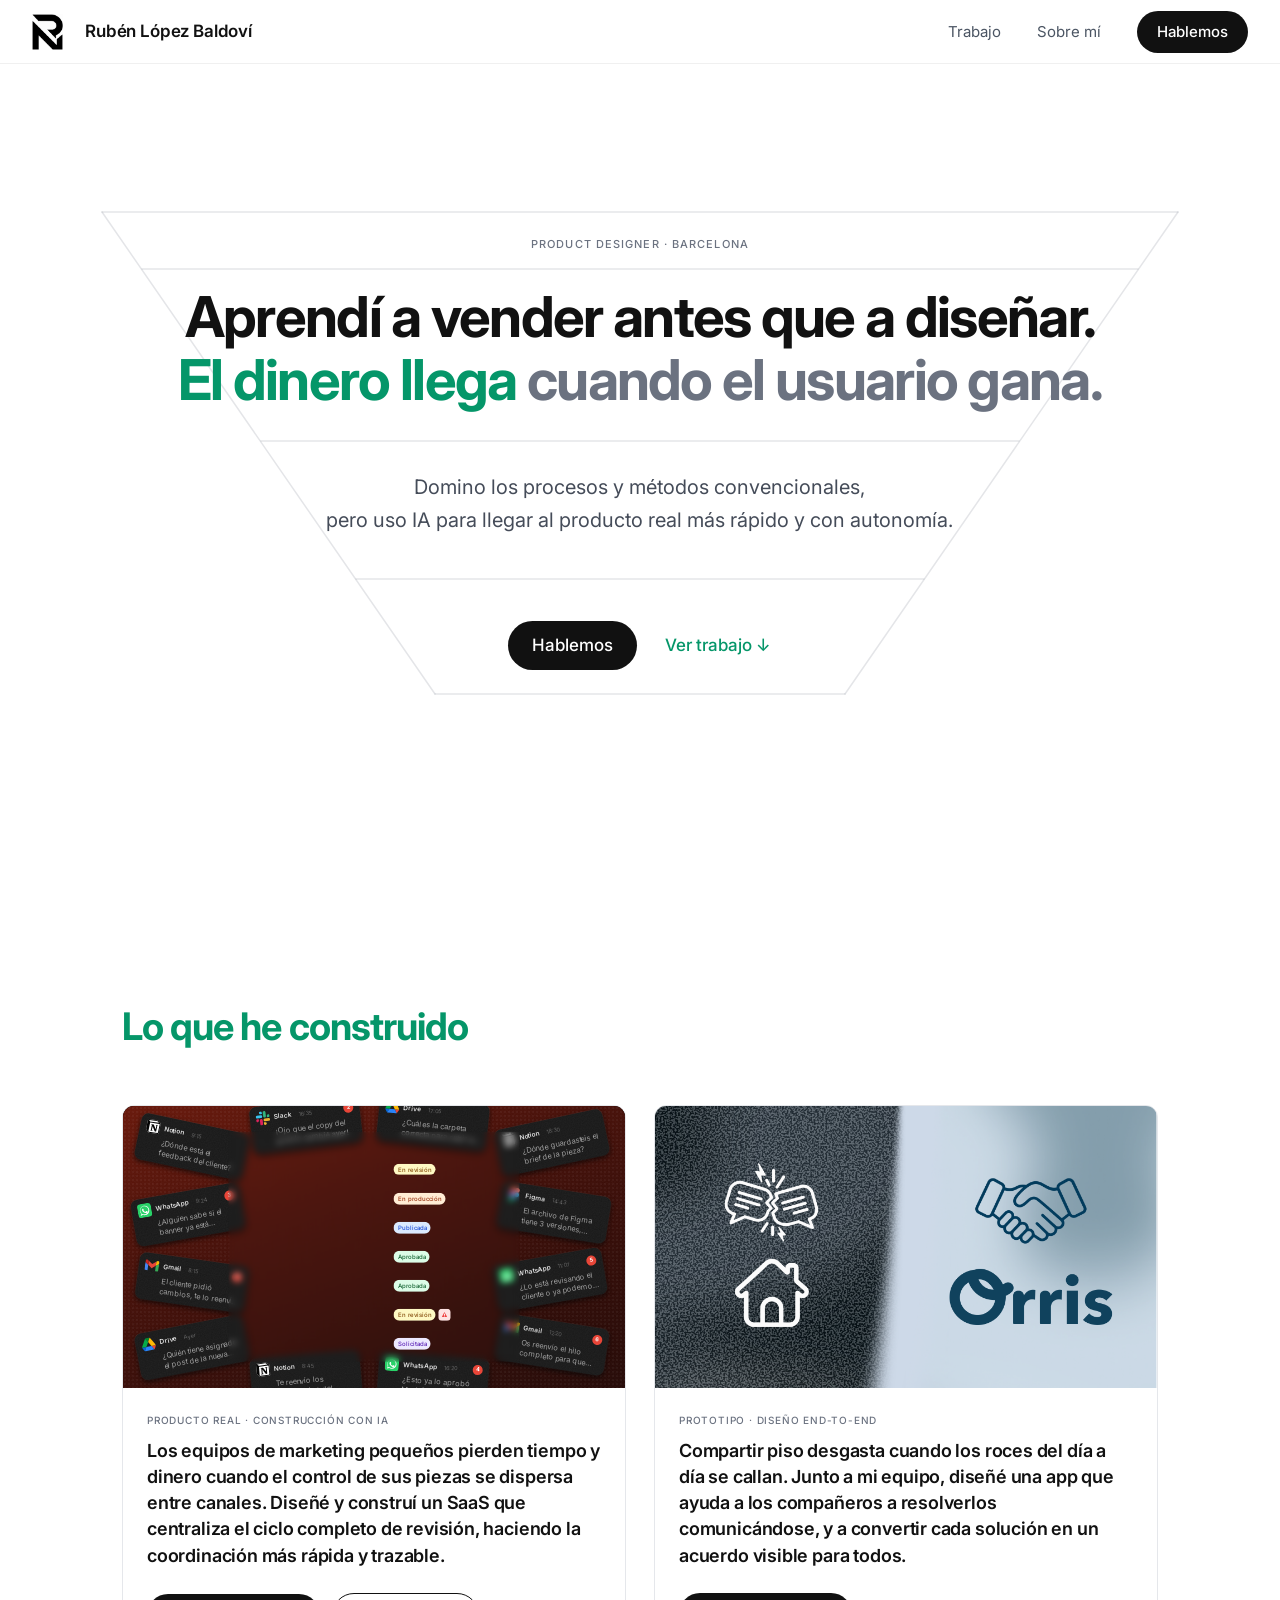
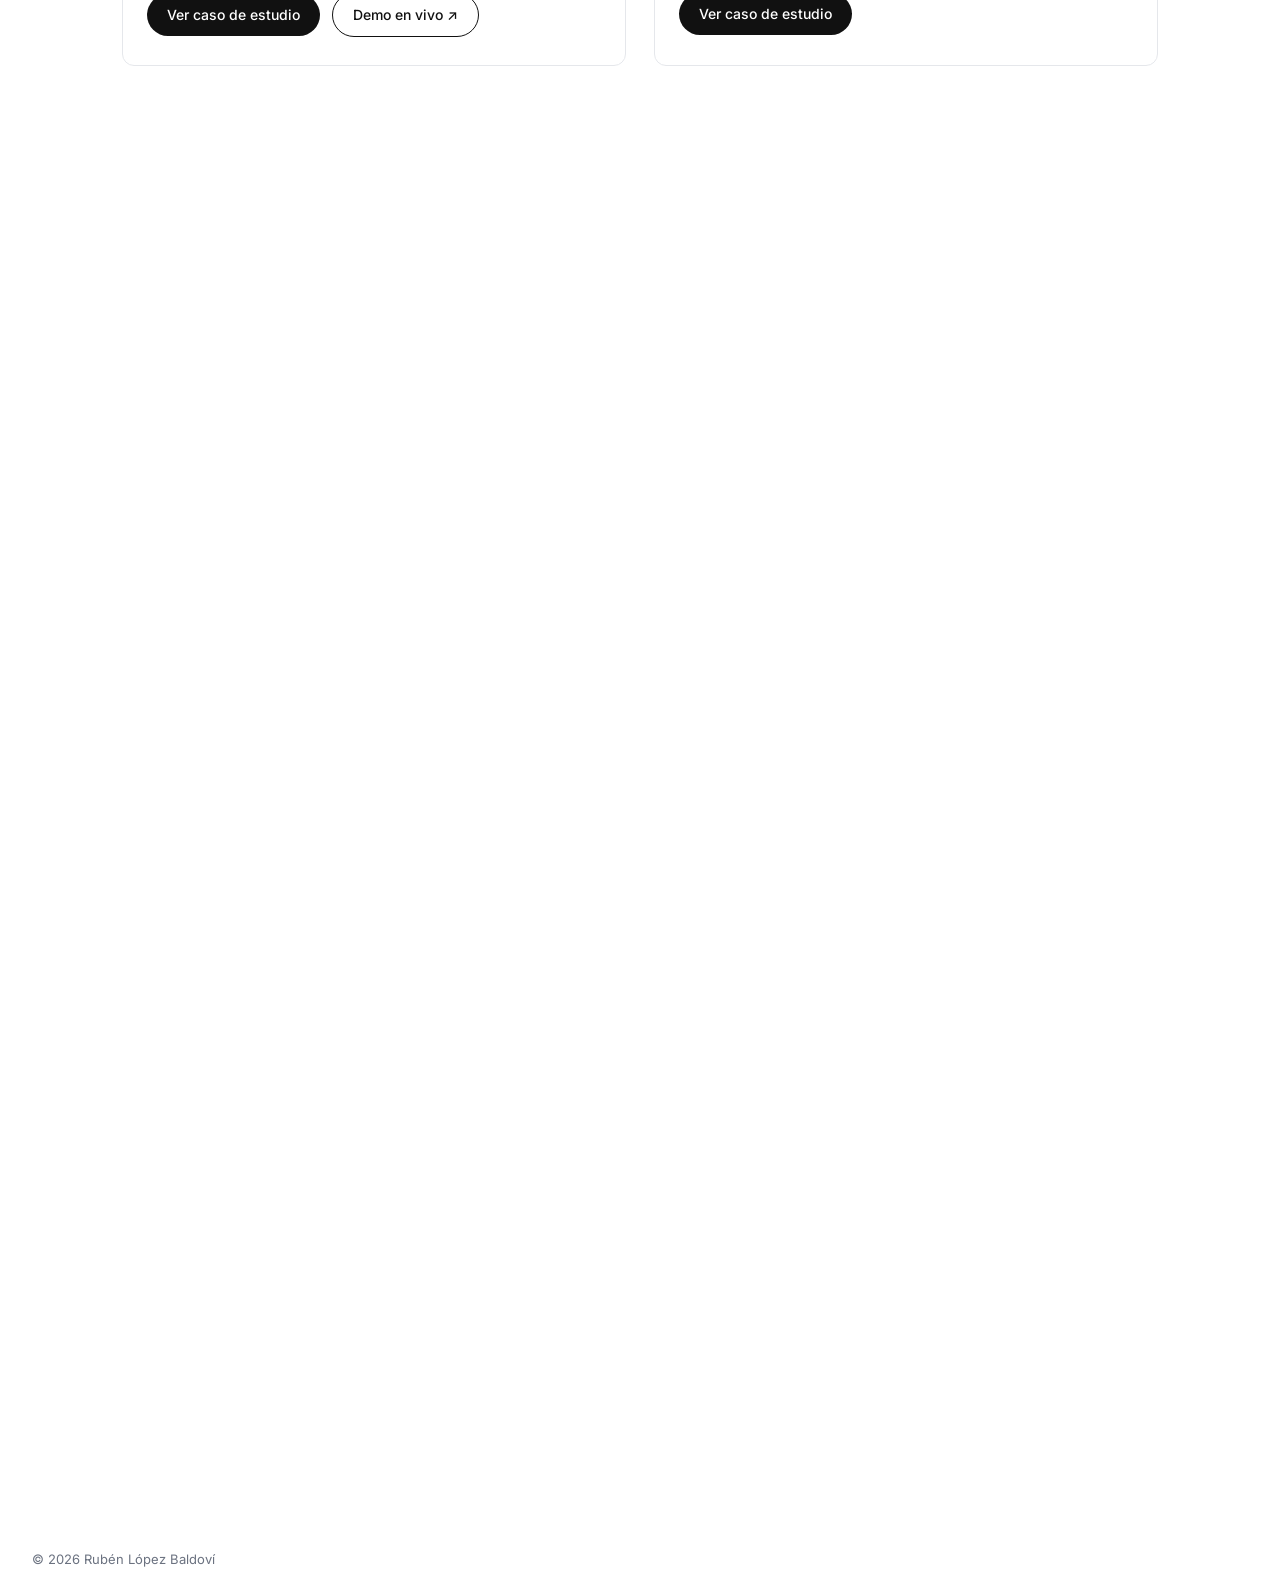
<file: index.html>
<!DOCTYPE html>
<html lang="es">
<head>
  <meta charset="UTF-8">
  <meta name="viewport" content="width=device-width, initial-scale=1.0">
  <title>Rubén Baldoví — Diseñador UX/UI</title>
  <meta name="description" content="Diseñador UX/UI con criterio de negocio. Construyo productos que resuelven problemas reales.">
  <link rel="preconnect" href="https://fonts.googleapis.com">
  <link rel="preconnect" href="https://fonts.gstatic.com" crossorigin>
  <link href="https://fonts.googleapis.com/css2?family=Inter:ital,opsz,wght@0,14..32,400;0,14..32,500;0,14..32,600;0,14..32,700;1,14..32,400&display=swap" rel="stylesheet">
  <link rel="stylesheet" href="css/styles.css">
</head>
<body>

  <!-- NAV -->
  <nav class="nav nav--progress" id="nav">
    <div class="nav__inner">
      <a href="#hero" class="nav__logo">
        <img src="assets/images/logo.png" alt="RB" class="nav__logo-img">
        Rubén López Baldoví
      </a>
      <div class="nav__links">
        <a href="#projects" class="nav__link">Trabajo</a>
        <a href="#about" class="nav__link">Sobre mí</a>
        <a href="#contact" class="btn btn--nav">Hablemos</a>
      </div>
    </div>
  </nav>

  <main>

    <!-- HERO -->
    <section class="hero" id="hero">
      <svg class="funnel" aria-hidden="true" focusable="false">
        <line class="funnel__top" />
        <line class="funnel__side funnel__side--left" />
        <line class="funnel__side funnel__side--right" />
        <line class="funnel__h funnel__h--1" />
        <line class="funnel__h funnel__h--2" />
        <line class="funnel__h funnel__h--3" />
        <line class="funnel__bot" />
      </svg>
      <div class="container">
        <span class="eyebrow">Product Designer · Barcelona</span>
        <h1 class="hero__title">Aprendí a vender antes que a diseñar.<br><span class="hero__accent">El dinero llega</span> <span class="hero__gray">cuando el usuario gana.</span></h1>
        <p class="hero__sub">Domino los procesos y métodos convencionales,<br>pero uso IA para llegar al producto real más rápido y con autonomía.</p>
        <div class="hero__actions">
          <a href="#contact" class="hero__cta-secondary">Hablemos</a>
          <a href="#projects" class="hero__cta">Ver trabajo <span class="hero__cta-arrow">↓</span></a>
        </div>
      </div>
    </section>

    <!-- PROJECTS -->
    <section class="projects" id="projects">
      <div class="container">
        <p class="section-label reveal">Lo que he construido</p>
        <div class="projects__grid">

          <!-- Card: Flowck -->
          <article class="card reveal">
            <a href="flowck.html" class="card__thumb-link">
              <div class="card__thumb card__thumb--flowck">
                <!-- Left: chaos -->
                <div class="thumb-chaos">
                  <svg aria-hidden="true" xmlns="http://www.w3.org/2000/svg" style="position:absolute;top:0;left:0;width:100%;height:100%;pointer-events:none;z-index:20" preserveAspectRatio="none">
                    <filter id="tgrain"><feTurbulence type="fractalNoise" baseFrequency="0.85" numOctaves="4" stitchTiles="stitch"/><feColorMatrix type="saturate" values="0"/></filter>
                    <rect width="100%" height="100%" filter="url(#tgrain)" opacity="0.05"/>
                  </svg>
                  <div class="thumb-chaos-cols">
                    <div class="thumb-chaos-col">
                      <!-- t1 Notion (clipped top) -->
                      <div class="thumb-msg thumb-msg--t1">
                        <div class="thumb-msg__top">
                          <div class="thumb-msg__source">
                            <svg width="10" height="10" viewBox="0 0 256 268" xmlns="http://www.w3.org/2000/svg"><path fill="#fff" d="M16.092 11.538 164.09.608c18.179-1.56 22.85-.508 34.28 7.801l47.243 33.282C253.406 47.414 256 48.975 256 55.207v182.527c0 11.439-4.155 18.205-18.696 19.24L65.44 267.378c-10.913.517-16.11-1.043-21.825-8.327L8.826 213.814C2.586 205.487 0 199.254 0 191.97V29.726c0-9.352 4.155-17.153 16.092-18.188Z"/><path d="M164.09.608 16.092 11.538C4.155 12.573 0 20.374 0 29.726v162.245c0 7.284 2.585 13.516 8.826 21.843l34.789 45.237c5.715 7.284 10.912 8.844 21.825 8.327l171.864-10.404c14.532-1.035 18.696-7.801 18.696-19.24V55.207c0-5.911-2.336-7.614-9.21-12.66l-1.185-.856L198.37 8.409C186.94.1 182.27-.952 164.09.608ZM69.327 52.22c-14.033.945-17.216 1.159-25.186-5.323L23.876 30.778c-2.06-2.086-1.026-4.69 4.163-5.207l142.274-10.395c11.947-1.043 18.17 3.12 22.842 6.758l24.401 17.68c1.043.525 3.638 3.637.517 3.637L71.146 52.095l-1.819.125Zm-16.36 183.954V81.222c0-6.767 2.077-9.887 8.3-10.413L230.02 60.93c5.724-.517 8.31 3.12 8.31 9.879v153.917c0 6.767-1.044 12.49-10.387 13.008l-161.487 9.361c-9.343.517-13.489-2.594-13.489-10.921ZM212.377 89.53c1.034 4.681 0 9.362-4.681 9.897l-7.783 1.542v114.404c-6.758 3.637-12.981 5.715-18.18 5.715-8.308 0-10.386-2.604-16.609-10.396l-50.898-80.079v77.476l16.1 3.646s0 9.362-12.989 9.362l-35.814 2.077c-1.043-2.086 0-7.284 3.63-8.318l9.351-2.595V109.823l-12.98-1.052c-1.044-4.68 1.55-11.439 8.826-11.965l38.426-2.585 52.958 81.113v-71.76l-13.498-1.552c-1.043-5.733 3.111-9.896 8.3-10.404l35.84-2.087Z"/></svg>
                            <span class="thumb-msg__channel">Notion</span>
                            <span class="thumb-msg__time">9:15</span>
                          </div>
                        </div>
                        <p class="thumb-msg__text">¿Dónde está el feedback del cliente?</p>
                      </div>
                      <!-- 1 WhatsApp · badge 3 -->
                      <div class="thumb-msg thumb-msg--1">
                        <div class="thumb-msg__top">
                          <div class="thumb-msg__source">
                            <svg width="10" height="10" viewBox="0 0 24 24" xmlns="http://www.w3.org/2000/svg"><rect width="24" height="24" rx="6" fill="#25D366"/><path d="M12 4C7.6 4 4 7.6 4 12c0 1.5.4 2.9 1.1 4.1L4 20l4.1-1.1C9.2 19.6 10.5 20 12 20c4.4 0 8-3.6 8-8s-3.6-8-8-8zm0 14.5c-1.4 0-2.7-.4-3.9-1l-.3-.2-2.5.7.7-2.4-.2-.3c-.7-1.1-1.1-2.4-1.1-3.7 0-3.8 3.1-6.9 6.9-6.9 1.8 0 3.6.7 4.9 2s2 3 2 4.8c0 3.8-3.1 7-6.5 7z" fill="#fff"/><path d="M16.4 14.3c-.2-.1-1.3-.6-1.5-.7-.2-.1-.4-.1-.5.1-.2.2-.6.7-.7.8-.1.1-.3.2-.5.1-.2-.1-.9-.3-1.8-1.1-.6-.5-1.1-1.3-1.2-1.5-.1-.2 0-.4.1-.5l.3-.3c.1-.1.1-.2.2-.3.1-.1 0-.2 0-.3l-.7-1.6c-.2-.4-.4-.4-.5-.4h-.5c-.2 0-.4.1-.6.3-.2.2-.8.8-.8 2 0 1.1.8 2.2.9 2.4.1.1 1.6 2.4 3.9 3.4.5.2 1 .4 1.3.5.5.1 1 .1 1.4.1.4-.1 1.3-.5 1.5-1 .2-.5.2-1 .1-1.1-.1-.1-.2-.1-.4-.2z" fill="#fff"/></svg>
                            <span class="thumb-msg__channel">WhatsApp</span>
                            <span class="thumb-msg__time">9:24</span>
                          </div>
                          <span class="thumb-badge">3</span>
                        </div>
                        <p class="thumb-msg__text">¿Alguien sabe si el banner ya está aprobado?</p>
                      </div>
                      <!-- 2 Gmail · badge 9 -->
                      <div class="thumb-msg thumb-msg--2">
                        <div class="thumb-msg__top">
                          <div class="thumb-msg__source">
                            <svg width="10" height="10" viewBox="0 49.4 512 399.42" xmlns="http://www.w3.org/2000/svg"><g fill="none" fill-rule="evenodd"><g fill-rule="nonzero"><path fill="#4285f4" d="M34.91 448.818h81.454V251L0 163.727V413.91c0 19.287 15.622 34.91 34.91 34.91z"/><path fill="#34a853" d="M395.636 448.818h81.455c19.287 0 34.909-15.622 34.909-34.909V163.727L395.636 251z"/><path fill="#fbbc04" d="M395.636 99.727V251L512 163.727v-46.545c0-43.142-49.25-67.782-83.782-41.891z"/></g><path fill="#ea4335" d="M116.364 251V99.727L256 204.455 395.636 99.727V251L256 355.727z"/><path fill="#c5221f" fill-rule="nonzero" d="M0 117.182v46.545L116.364 251V99.727L83.782 75.291C49.25 49.4 0 74.04 0 117.18z"/></g></svg>
                            <span class="thumb-msg__channel">Gmail</span>
                            <span class="thumb-msg__time">8:15</span>
                          </div>
                          <span class="thumb-badge">9</span>
                        </div>
                        <p class="thumb-msg__text">El cliente pidió cambios, te lo reenvío ahora</p>
                      </div>
                      <!-- 3 Slack -->
                      <div class="thumb-msg thumb-msg--3">
                        <div class="thumb-msg__top">
                          <div class="thumb-msg__source">
                            <svg width="10" height="10" viewBox="0 0 2447.6 2452.5" xmlns="http://www.w3.org/2000/svg"><g clip-rule="evenodd" fill-rule="evenodd"><path d="m897.4 0c-135.3.1-244.8 109.9-244.7 245.2-.1 135.3 109.5 245.1 244.8 245.2h244.8v-245.1c.1-135.3-109.5-245.1-244.9-245.3.1 0 .1 0 0 0m0 654h-652.6c-135.3.1-244.9 109.9-244.8 245.2-.2 135.3 109.4 245.1 244.7 245.3h652.7c135.3-.1 244.9-109.9 244.8-245.2.1-135.4-109.5-245.2-244.8-245.3z" fill="#36c5f0"/><path d="m2447.6 899.2c.1-135.3-109.5-245.1-244.8-245.2-135.3.1-244.9 109.9-244.8 245.2v245.3h244.8c135.3-.1 244.9-109.9 244.8-245.3zm-652.7 0v-654c.1-135.2-109.4-245-244.7-245.2-135.3.1-244.9 109.9-244.8 245.2v654c-.2 135.3 109.4 245.1 244.7 245.3 135.3-.1 244.9-109.9 244.8-245.3z" fill="#2eb67d"/><path d="m1550.1 2452.5c135.3-.1 244.9-109.9 244.8-245.2.1-135.3-109.5-245.1-244.8-245.2h-244.8v245.2c-.1 135.2 109.5 245 244.8 245.2zm0-654.1h652.7c135.3-.1 244.9-109.9 244.8-245.2.2-135.3-109.4-245.1-244.7-245.3h-652.7c-135.3.1-244.9 109.9-244.8 245.2-.1 135.4 109.4 245.2 244.7 245.3z" fill="#ecb22e"/><path d="m0 1553.2c-.1 135.3 109.5 245.1 244.8 245.2 135.3-.1 244.9-109.9 244.8-245.2v-245.2h-244.8c-135.3.1-244.9 109.9-244.8 245.2zm652.7 0v654c-.2 135.3 109.4 245.1 244.7 245.3 135.3-.1 244.9-109.9 244.8-245.2v-653.9c.2-135.3-109.4-245.1-244.7-245.3-135.4 0-244.9 109.8-244.8 245.1 0 0 0 .1 0 0" fill="#e01e5a"/></g></svg>
                            <span class="thumb-msg__channel">Slack</span>
                            <span class="thumb-msg__time">16:35</span>
                          </div>
                          <span class="thumb-badge">2</span>
                        </div>
                        <p class="thumb-msg__text">¡Ojo que el copy del post lo cambié ayer!</p>
                      </div>
                      <!-- 4 Drive · badge 1 -->
                      <div class="thumb-msg thumb-msg--4">
                        <div class="thumb-msg__top">
                          <div class="thumb-msg__source">
                            <svg width="10" height="10" viewBox="0 0 87.3 78" xmlns="http://www.w3.org/2000/svg"><path d="m6.6 66.85 3.85 6.65c.8 1.4 1.95 2.5 3.3 3.3l13.75-23.8h-27.5c0 1.55.4 3.1 1.2 4.45z" fill="#0066da"/><path d="m43.65 25-13.75-23.8c-1.35.8-2.5 1.9-3.3 3.3l-25.4 44a9.06 9.06 0 0 0-1.2 4.45h27.5z" fill="#00ac47"/><path d="m73.55 76.8c1.35-.8 2.5-1.9 3.3-3.3l1.6-2.75 7.65-13.25c.8-1.35 1.2-2.9 1.2-4.45h-27.502l5.852 11.5z" fill="#ea4335"/><path d="m43.65 25 13.75-23.8c-1.35-.8-2.9-1.2-4.45-1.2h-18.6c-1.55 0-3.1.45-4.45 1.2z" fill="#00832d"/><path d="m59.8 53h-32.3l-13.75 23.8c1.35.8 2.9 1.2 4.45 1.2h50.9c1.55 0 3.1-.45 4.45-1.2z" fill="#2684fc"/><path d="m73.4 26.5-12.7-22c-.8-1.4-1.95-2.5-3.3-3.3l-13.75 23.8 16.15 28h27.45c0-1.55-.4-3.1-1.2-4.45z" fill="#ffba00"/></svg>
                            <span class="thumb-msg__channel">Drive</span>
                            <span class="thumb-msg__time">Ayer</span>
                          </div>
                        </div>
                        <p class="thumb-msg__text">¿Quién tiene asignado el post de la nueva colección?</p>
                      </div>
                      <!-- 5 Notion -->
                      <div class="thumb-msg thumb-msg--5">
                        <div class="thumb-msg__top">
                          <div class="thumb-msg__source">
                            <svg width="10" height="10" viewBox="0 0 256 268" xmlns="http://www.w3.org/2000/svg"><path fill="#fff" d="M16.092 11.538 164.09.608c18.179-1.56 22.85-.508 34.28 7.801l47.243 33.282C253.406 47.414 256 48.975 256 55.207v182.527c0 11.439-4.155 18.205-18.696 19.24L65.44 267.378c-10.913.517-16.11-1.043-21.825-8.327L8.826 213.814C2.586 205.487 0 199.254 0 191.97V29.726c0-9.352 4.155-17.153 16.092-18.188Z"/><path d="M164.09.608 16.092 11.538C4.155 12.573 0 20.374 0 29.726v162.245c0 7.284 2.585 13.516 8.826 21.843l34.789 45.237c5.715 7.284 10.912 8.844 21.825 8.327l171.864-10.404c14.532-1.035 18.696-7.801 18.696-19.24V55.207c0-5.911-2.336-7.614-9.21-12.66l-1.185-.856L198.37 8.409C186.94.1 182.27-.952 164.09.608ZM69.327 52.22c-14.033.945-17.216 1.159-25.186-5.323L23.876 30.778c-2.06-2.086-1.026-4.69 4.163-5.207l142.274-10.395c11.947-1.043 18.17 3.12 22.842 6.758l24.401 17.68c1.043.525 3.638 3.637.517 3.637L71.146 52.095l-1.819.125Zm-16.36 183.954V81.222c0-6.767 2.077-9.887 8.3-10.413L230.02 60.93c5.724-.517 8.31 3.12 8.31 9.879v153.917c0 6.767-1.044 12.49-10.387 13.008l-161.487 9.361c-9.343.517-13.489-2.594-13.489-10.921ZM212.377 89.53c1.034 4.681 0 9.362-4.681 9.897l-7.783 1.542v114.404c-6.758 3.637-12.981 5.715-18.18 5.715-8.308 0-10.386-2.604-16.609-10.396l-50.898-80.079v77.476l16.1 3.646s0 9.362-12.989 9.362l-35.814 2.077c-1.043-2.086 0-7.284 3.63-8.318l9.351-2.595V109.823l-12.98-1.052c-1.044-4.68 1.55-11.439 8.826-11.965l38.426-2.585 52.958 81.113v-71.76l-13.498-1.552c-1.043-5.733 3.111-9.896 8.3-10.404l35.84-2.087Z"/></svg>
                            <span class="thumb-msg__channel">Notion</span>
                            <span class="thumb-msg__time">10:11</span>
                          </div>
                        </div>
                        <p class="thumb-msg__text">¿Por qué aún no ha salido la campaña Odisea?</p>
                      </div>
                      <!-- b1 Notion (clipped bottom) -->
                      <div class="thumb-msg thumb-msg--b1">
                        <div class="thumb-msg__top">
                          <div class="thumb-msg__source">
                            <svg width="10" height="10" viewBox="0 0 256 268" xmlns="http://www.w3.org/2000/svg"><path fill="#fff" d="M16.092 11.538 164.09.608c18.179-1.56 22.85-.508 34.28 7.801l47.243 33.282C253.406 47.414 256 48.975 256 55.207v182.527c0 11.439-4.155 18.205-18.696 19.24L65.44 267.378c-10.913.517-16.11-1.043-21.825-8.327L8.826 213.814C2.586 205.487 0 199.254 0 191.97V29.726c0-9.352 4.155-17.153 16.092-18.188Z"/><path d="M164.09.608 16.092 11.538C4.155 12.573 0 20.374 0 29.726v162.245c0 7.284 2.585 13.516 8.826 21.843l34.789 45.237c5.715 7.284 10.912 8.844 21.825 8.327l171.864-10.404c14.532-1.035 18.696-7.801 18.696-19.24V55.207c0-5.911-2.336-7.614-9.21-12.66l-1.185-.856L198.37 8.409C186.94.1 182.27-.952 164.09.608ZM69.327 52.22c-14.033.945-17.216 1.159-25.186-5.323L23.876 30.778c-2.06-2.086-1.026-4.69 4.163-5.207l142.274-10.395c11.947-1.043 18.17 3.12 22.842 6.758l24.401 17.68c1.043.525 3.638 3.637.517 3.637L71.146 52.095l-1.819.125Zm-16.36 183.954V81.222c0-6.767 2.077-9.887 8.3-10.413L230.02 60.93c5.724-.517 8.31 3.12 8.31 9.879v153.917c0 6.767-1.044 12.49-10.387 13.008l-161.487 9.361c-9.343.517-13.489-2.594-13.489-10.921ZM212.377 89.53c1.034 4.681 0 9.362-4.681 9.897l-7.783 1.542v114.404c-6.758 3.637-12.981 5.715-18.18 5.715-8.308 0-10.386-2.604-16.609-10.396l-50.898-80.079v77.476l16.1 3.646s0 9.362-12.989 9.362l-35.814 2.077c-1.043-2.086 0-7.284 3.63-8.318l9.351-2.595V109.823l-12.98-1.052c-1.044-4.68 1.55-11.439 8.826-11.965l38.426-2.585 52.958 81.113v-71.76l-13.498-1.552c-1.043-5.733 3.111-9.896 8.3-10.404l35.84-2.087Z"/></svg>
                            <span class="thumb-msg__channel">Notion</span>
                            <span class="thumb-msg__time">8:45</span>
                          </div>
                        </div>
                        <p class="thumb-msg__text">Te reenvío los comentarios del cliente sobre el cartel</p>
                      </div>
                    </div>
                    <div class="thumb-chaos-col">
                      <!-- t2 Notion (clipped top) -->
                      <div class="thumb-msg thumb-msg--t2">
                        <div class="thumb-msg__top">
                          <div class="thumb-msg__source">
                            <svg width="10" height="10" viewBox="0 0 256 268" xmlns="http://www.w3.org/2000/svg"><path fill="#fff" d="M16.092 11.538 164.09.608c18.179-1.56 22.85-.508 34.28 7.801l47.243 33.282C253.406 47.414 256 48.975 256 55.207v182.527c0 11.439-4.155 18.205-18.696 19.24L65.44 267.378c-10.913.517-16.11-1.043-21.825-8.327L8.826 213.814C2.586 205.487 0 199.254 0 191.97V29.726c0-9.352 4.155-17.153 16.092-18.188Z"/><path d="M164.09.608 16.092 11.538C4.155 12.573 0 20.374 0 29.726v162.245c0 7.284 2.585 13.516 8.826 21.843l34.789 45.237c5.715 7.284 10.912 8.844 21.825 8.327l171.864-10.404c14.532-1.035 18.696-7.801 18.696-19.24V55.207c0-5.911-2.336-7.614-9.21-12.66l-1.185-.856L198.37 8.409C186.94.1 182.27-.952 164.09.608ZM69.327 52.22c-14.033.945-17.216 1.159-25.186-5.323L23.876 30.778c-2.06-2.086-1.026-4.69 4.163-5.207l142.274-10.395c11.947-1.043 18.17 3.12 22.842 6.758l24.401 17.68c1.043.525 3.638 3.637.517 3.637L71.146 52.095l-1.819.125Zm-16.36 183.954V81.222c0-6.767 2.077-9.887 8.3-10.413L230.02 60.93c5.724-.517 8.31 3.12 8.31 9.879v153.917c0 6.767-1.044 12.49-10.387 13.008l-161.487 9.361c-9.343.517-13.489-2.594-13.489-10.921ZM212.377 89.53c1.034 4.681 0 9.362-4.681 9.897l-7.783 1.542v114.404c-6.758 3.637-12.981 5.715-18.18 5.715-8.308 0-10.386-2.604-16.609-10.396l-50.898-80.079v77.476l16.1 3.646s0 9.362-12.989 9.362l-35.814 2.077c-1.043-2.086 0-7.284 3.63-8.318l9.351-2.595V109.823l-12.98-1.052c-1.044-4.68 1.55-11.439 8.826-11.965l38.426-2.585 52.958 81.113v-71.76l-13.498-1.552c-1.043-5.733 3.111-9.896 8.3-10.404l35.84-2.087Z"/></svg>
                            <span class="thumb-msg__channel">Notion</span>
                            <span class="thumb-msg__time">18:30</span>
                          </div>
                        </div>
                        <p class="thumb-msg__text">¿Dónde guardasteis el brief de la pieza?</p>
                      </div>
                      <!-- 6 Figma -->
                      <div class="thumb-msg thumb-msg--6">
                        <div class="thumb-msg__top">
                          <div class="thumb-msg__source">
                            <svg width="10" height="10" viewBox="0 0 54 80" xmlns="http://www.w3.org/2000/svg" fill="none"><path d="M13.333 80C20.693 80 26.667 74.027 26.667 66.667V53.333H13.333C5.973 53.333 0 59.307 0 66.667 0 74.027 5.973 80 13.333 80z" fill="#0ACF83"/><path d="M0 40c0-7.36 5.973-13.333 13.333-13.333H26.667V53.333H13.333C5.973 53.333 0 47.36 0 40z" fill="#A259FF"/><path d="M0 13.333C0 5.973 5.973 0 13.333 0H26.667V26.667H13.333C5.973 26.667 0 20.693 0 13.333z" fill="#F24E1E"/><path d="M26.667 0H40c7.36 0 13.333 5.973 13.333 13.333 0 7.36-5.973 13.334-13.333 13.334H26.667V0z" fill="#FF7262"/><path d="M53.333 40c0 7.36-5.973 13.333-13.333 13.333S26.667 47.36 26.667 40c0-7.36 5.973-13.333 13.333-13.333S53.333 32.64 53.333 40z" fill="#1ABCFE"/></svg>
                            <span class="thumb-msg__channel">Figma</span>
                            <span class="thumb-msg__time">14:43</span>
                          </div>
                        </div>
                        <p class="thumb-msg__text">El archivo de Figma tiene 3 versiones, ¿cuál usamos?</p>
                      </div>
                      <!-- 7 WhatsApp · badge 5 -->
                      <div class="thumb-msg thumb-msg--7">
                        <div class="thumb-msg__top">
                          <div class="thumb-msg__source">
                            <svg width="10" height="10" viewBox="0 0 24 24" xmlns="http://www.w3.org/2000/svg"><rect width="24" height="24" rx="6" fill="#25D366"/><path d="M12 4C7.6 4 4 7.6 4 12c0 1.5.4 2.9 1.1 4.1L4 20l4.1-1.1C9.2 19.6 10.5 20 12 20c4.4 0 8-3.6 8-8s-3.6-8-8-8zm0 14.5c-1.4 0-2.7-.4-3.9-1l-.3-.2-2.5.7.7-2.4-.2-.3c-.7-1.1-1.1-2.4-1.1-3.7 0-3.8 3.1-6.9 6.9-6.9 1.8 0 3.6.7 4.9 2s2 3 2 4.8c0 3.8-3.1 7-6.5 7z" fill="#fff"/><path d="M16.4 14.3c-.2-.1-1.3-.6-1.5-.7-.2-.1-.4-.1-.5.1-.2.2-.6.7-.7.8-.1.1-.3.2-.5.1-.2-.1-.9-.3-1.8-1.1-.6-.5-1.1-1.3-1.2-1.5-.1-.2 0-.4.1-.5l.3-.3c.1-.1.1-.2.2-.3.1-.1 0-.2 0-.3l-.7-1.6c-.2-.4-.4-.4-.5-.4h-.5c-.2 0-.4.1-.6.3-.2.2-.8.8-.8 2 0 1.1.8 2.2.9 2.4.1.1 1.6 2.4 3.9 3.4.5.2 1 .4 1.3.5.5.1 1 .1 1.4.1.4-.1 1.3-.5 1.5-1 .2-.5.2-1 .1-1.1-.1-.1-.2-.1-.4-.2z" fill="#fff"/></svg>
                            <span class="thumb-msg__channel">WhatsApp</span>
                            <span class="thumb-msg__time">11:07</span>
                          </div>
                          <span class="thumb-badge">5</span>
                        </div>
                        <p class="thumb-msg__text">¿Lo está revisando el cliente o ya podemos publicar?</p>
                      </div>
                      <!-- 8 Gmail · badge 6 -->
                      <div class="thumb-msg thumb-msg--8">
                        <div class="thumb-msg__top">
                          <div class="thumb-msg__source">
                            <svg width="10" height="10" viewBox="0 49.4 512 399.42" xmlns="http://www.w3.org/2000/svg"><g fill="none" fill-rule="evenodd"><g fill-rule="nonzero"><path fill="#4285f4" d="M34.91 448.818h81.454V251L0 163.727V413.91c0 19.287 15.622 34.91 34.91 34.91z"/><path fill="#34a853" d="M395.636 448.818h81.455c19.287 0 34.909-15.622 34.909-34.909V163.727L395.636 251z"/><path fill="#fbbc04" d="M395.636 99.727V251L512 163.727v-46.545c0-43.142-49.25-67.782-83.782-41.891z"/></g><path fill="#ea4335" d="M116.364 251V99.727L256 204.455 395.636 99.727V251L256 355.727z"/><path fill="#c5221f" fill-rule="nonzero" d="M0 117.182v46.545L116.364 251V99.727L83.782 75.291C49.25 49.4 0 74.04 0 117.18z"/></g></svg>
                            <span class="thumb-msg__channel">Gmail</span>
                            <span class="thumb-msg__time">12:20</span>
                          </div>
                          <span class="thumb-badge">6</span>
                        </div>
                        <p class="thumb-msg__text">Os reenvío el hilo completo para que veáis los cambios</p>
                      </div>
                      <!-- 9 Slack -->
                      <div class="thumb-msg thumb-msg--9">
                        <div class="thumb-msg__top">
                          <div class="thumb-msg__source">
                            <svg width="10" height="10" viewBox="0 0 2447.6 2452.5" xmlns="http://www.w3.org/2000/svg"><g clip-rule="evenodd" fill-rule="evenodd"><path d="m897.4 0c-135.3.1-244.8 109.9-244.7 245.2-.1 135.3 109.5 245.1 244.8 245.2h244.8v-245.1c.1-135.3-109.5-245.1-244.9-245.3.1 0 .1 0 0 0m0 654h-652.6c-135.3.1-244.9 109.9-244.8 245.2-.2 135.3 109.4 245.1 244.7 245.3h652.7c135.3-.1 244.9-109.9 244.8-245.2.1-135.4-109.5-245.2-244.8-245.3z" fill="#36c5f0"/><path d="m2447.6 899.2c.1-135.3-109.5-245.1-244.8-245.2-135.3.1-244.9 109.9-244.8 245.2v245.3h244.8c135.3-.1 244.9-109.9 244.8-245.3zm-652.7 0v-654c.1-135.2-109.4-245-244.7-245.2-135.3.1-244.9 109.9-244.8 245.2v654c-.2 135.3 109.4 245.1 244.7 245.3 135.3-.1 244.9-109.9 244.8-245.3z" fill="#2eb67d"/><path d="m1550.1 2452.5c135.3-.1 244.9-109.9 244.8-245.2.1-135.3-109.5-245.1-244.8-245.2h-244.8v245.2c-.1 135.2 109.5 245 244.8 245.2zm0-654.1h652.7c135.3-.1 244.9-109.9 244.8-245.2.2-135.3-109.4-245.1-244.7-245.3h-652.7c-135.3.1-244.9 109.9-244.8 245.2-.1 135.4 109.4 245.2 244.7 245.3z" fill="#ecb22e"/><path d="m0 1553.2c-.1 135.3 109.5 245.1 244.8 245.2 135.3-.1 244.9-109.9 244.8-245.2v-245.2h-244.8c-135.3.1-244.9 109.9-244.8 245.2zm652.7 0v654c-.2 135.3 109.4 245.1 244.7 245.3 135.3-.1 244.9-109.9 244.8-245.2v-653.9c.2-135.3-109.4-245.1-244.7-245.3-135.4 0-244.9 109.8-244.8 245.1 0 0 0 .1 0 0" fill="#e01e5a"/></g></svg>
                            <span class="thumb-msg__channel">Slack</span>
                            <span class="thumb-msg__time">Ayer</span>
                          </div>
                        </div>
                        <p class="thumb-msg__text">¿Quién se ocupaba de esto? ¿Carlos?</p>
                      </div>
                      <!-- b2 WhatsApp (clipped bottom) -->
                      <div class="thumb-msg thumb-msg--b2">
                        <div class="thumb-msg__top">
                          <div class="thumb-msg__source">
                            <svg width="10" height="10" viewBox="0 0 24 24" xmlns="http://www.w3.org/2000/svg"><rect width="24" height="24" rx="6" fill="#25D366"/><path d="M12 4C7.6 4 4 7.6 4 12c0 1.5.4 2.9 1.1 4.1L4 20l4.1-1.1C9.2 19.6 10.5 20 12 20c4.4 0 8-3.6 8-8s-3.6-8-8-8zm0 14.5c-1.4 0-2.7-.4-3.9-1l-.3-.2-2.5.7.7-2.4-.2-.3c-.7-1.1-1.1-2.4-1.1-3.7 0-3.8 3.1-6.9 6.9-6.9 1.8 0 3.6.7 4.9 2s2 3 2 4.8c0 3.8-3.1 7-6.5 7z" fill="#fff"/><path d="M16.4 14.3c-.2-.1-1.3-.6-1.5-.7-.2-.1-.4-.1-.5.1-.2.2-.6.7-.7.8-.1.1-.3.2-.5.1-.2-.1-.9-.3-1.8-1.1-.6-.5-1.1-1.3-1.2-1.5-.1-.2 0-.4.1-.5l.3-.3c.1-.1.1-.2.2-.3.1-.1 0-.2 0-.3l-.7-1.6c-.2-.4-.4-.4-.5-.4h-.5c-.2 0-.4.1-.6.3-.2.2-.8.8-.8 2 0 1.1.8 2.2.9 2.4.1.1 1.6 2.4 3.9 3.4.5.2 1 .4 1.3.5.5.1 1 .1 1.4.1.4-.1 1.3-.5 1.5-1 .2-.5.2-1 .1-1.1-.1-.1-.2-.1-.4-.2z" fill="#fff"/></svg>
                            <span class="thumb-msg__channel">WhatsApp</span>
                            <span class="thumb-msg__time">16:20</span>
                          </div>
                          <span class="thumb-badge">4</span>
                        </div>
                        <p class="thumb-msg__text">¿Esto ya lo aprobó María?</p>
                      </div>
                      <!-- b3 Drive (clipped bottom) -->
                      <div class="thumb-msg thumb-msg--b3">
                        <div class="thumb-msg__top">
                          <div class="thumb-msg__source">
                            <svg width="10" height="10" viewBox="0 0 87.3 78" xmlns="http://www.w3.org/2000/svg"><path d="m6.6 66.85 3.85 6.65c.8 1.4 1.95 2.5 3.3 3.3l13.75-23.8h-27.5c0 1.55.4 3.1 1.2 4.45z" fill="#0066da"/><path d="m43.65 25-13.75-23.8c-1.35.8-2.5 1.9-3.3 3.3l-25.4 44a9.06 9.06 0 0 0-1.2 4.45h27.5z" fill="#00ac47"/><path d="m73.55 76.8c1.35-.8 2.5-1.9 3.3-3.3l1.6-2.75 7.65-13.25c.8-1.35 1.2-2.9 1.2-4.45h-27.502l5.852 11.5z" fill="#ea4335"/><path d="m43.65 25 13.75-23.8c-1.35-.8-2.9-1.2-4.45-1.2h-18.6c-1.55 0-3.1.45-4.45 1.2z" fill="#00832d"/><path d="m59.8 53h-32.3l-13.75 23.8c1.35.8 2.9 1.2 4.45 1.2h50.9c1.55 0 3.1-.45 4.45-1.2z" fill="#2684fc"/><path d="m73.4 26.5-12.7-22c-.8-1.4-1.95-2.5-3.3-3.3l-13.75 23.8 16.15 28h27.45c0-1.55-.4-3.1-1.2-4.45z" fill="#ffba00"/></svg>
                            <span class="thumb-msg__channel">Drive</span>
                            <span class="thumb-msg__time">17:05</span>
                          </div>
                        </div>
                        <p class="thumb-msg__text">¿Cuál es la carpeta correcta para subir el archivo?</p>
                      </div>
                    </div>
                  </div>
                </div>
                <!-- Right: system — mini Flowck table -->
                <div class="thumb-system">
                  <div class="tt-card">
                  <div class="tt-header">
                    <span class="tt-h tt-h--img-spacer"></span>
                    <span class="tt-h tt-h--nombre">Nombre</span>
                    <span class="tt-h tt-h--estado">Estado</span>
                    <span class="tt-h tt-h--pendiente">Pendiente de</span>
                  </div>
                  <div class="tt-body">
                    <div class="tt-row">
                      <img loading="lazy" src="assets/images/imagen-2.png" class="tt-img" alt="">
                      <span class="tt-name">Story Trend Drop — cuenta atrás colección verano</span>
                      <span class="tt-badge tt-badge--revision">En revisión</span>
                      <span class="tt-assignee">Cliente</span>
                    </div>
                    <div class="tt-row">
                      <img loading="lazy" src="assets/images/imagen-6.png" class="tt-img" alt="">
                      <span class="tt-name">Post apertura nueva ciudad — campaña lanzamiento</span>
                      <span class="tt-badge tt-badge--produccion">En producción</span>
                      <span class="tt-assignee">Julia B.</span>
                    </div>
                    <div class="tt-row">
                      <img loading="lazy" src="assets/images/imagen-12.png" class="tt-img" alt="">
                      <span class="tt-name">Banner lifestyle — lanzamiento nueva web</span>
                      <span class="tt-badge tt-badge--publicada">Publicada</span>
                      <span class="tt-assignee">—</span>
                    </div>
                    <div class="tt-row">
                      <img loading="lazy" src="assets/images/imagen-14.png" class="tt-img" alt="">
                      <span class="tt-name">Banner digital strategy — campaña Telecom Plus</span>
                      <span class="tt-badge tt-badge--aprobada">Aprobada</span>
                      <span class="tt-assignee">Carlos R.</span>
                    </div>
                    <div class="tt-row">
                      <img loading="lazy" src="assets/images/imagen-10.png" class="tt-img" alt="">
                      <span class="tt-name">Cabecera newsletter — línea de productos eco</span>
                      <span class="tt-badge tt-badge--aprobada">Aprobada</span>
                      <span class="tt-assignee">Julia B.</span>
                    </div>
                    <div class="tt-row">
                      <img loading="lazy" src="assets/images/imagen-11.png" class="tt-img" alt="">
                      <span class="tt-name">Reel rooftop Ohana — celebración aniversario</span>
                      <span class="tt-estado-cell"><span class="tt-badge tt-badge--revision">En revisión</span><span class="tt-block-badge"><svg viewBox="0 0 10 9" xmlns="http://www.w3.org/2000/svg" width="6" height="5.4"><path d="M5 0.5L9.5 8.5H0.5L5 0.5Z" fill="#EF4444"/><rect x="4.25" y="3" width="1.5" height="3.5" rx="0.5" fill="#FFF"/><rect x="4.25" y="7.2" width="1.5" height="1" rx="0.5" fill="#FFF"/></svg></span></span>
                      <span class="tt-assignee">María G.</span>
                    </div>
                    <div class="tt-row">
                      <img loading="lazy" src="assets/images/imagen-8.png" class="tt-img" alt="">
                      <span class="tt-name">Banner flash sale — calzado y accesorios</span>
                      <span class="tt-badge tt-badge--solicitada">Solicitada</span>
                      <span class="tt-assignee">Sin asignar</span>
                    </div>
                  </div>
                  </div>
                </div>
              </div>
            </a>
            <div class="card__body">
              <div class="card__meta">PRODUCTO REAL · CONSTRUCCIÓN CON IA</div>
              <p class="card__desc">Los equipos de marketing pequeños pierden tiempo y dinero cuando el control de sus piezas se dispersa entre canales. Diseñé y construí un SaaS que centraliza el ciclo completo de revisión, haciendo la coordinación más rápida y trazable.</p>
              <div class="card__actions">
                <a href="flowck.html" class="card__btn card__btn--primary">Ver caso de estudio</a>
                <a href="https://flowck.vercel.app" target="_blank" rel="noopener" class="card__btn card__btn--outline">Demo en vivo ↗</a>
              </div>
            </div>
          </article>

          <!-- Card: Orris -->
          <article class="card reveal">
            <a href="orris.html" class="card__thumb-link">
              <div class="card__thumb card__thumb--orris">
                <img loading="lazy" src="assets/images/thumbnail-orris-home.png" alt="Orris — app para compañeros de piso" class="card__thumb-img">
              </div>
            </a>
            <div class="card__body">
              <div class="card__meta">PROTOTIPO · DISEÑO END-TO-END</div>
              <p class="card__desc">Compartir piso desgasta cuando los roces del día a día se callan. Junto a mi equipo, diseñé una app que ayuda a los compañeros a resolverlos comunicándose, y a convertir cada solución en un acuerdo visible para todos.</p>
              <div class="card__actions">
                <a href="orris.html" class="card__btn card__btn--primary">Ver caso de estudio</a>
              </div>
            </div>
          </article>

        </div>
      </div>
    </section>

    <!-- ABOUT -->
    <section class="about" id="about">
      <div class="container">
        <p class="section-label reveal reveal--left">Sobre mí</p>
        <div class="about__inner">
          <div class="about__photo reveal reveal--left">
            <img loading="lazy" src="assets/images/ruben-photo.jpg" alt="Rubén Baldoví" class="about__photo-img">
          </div>
          <div class="about__text">
            <p class="about__paragraph reveal reveal--right">Llegué al diseño desde el negocio, no al revés. Estuve en departamentos de marketing, administración y ventas, entendiendo por qué la gente compra y cómo se comunica una marca. Es algo que no se acaba de aprender <span class="hero__accent">hasta que no lo vives.</span></p>
            <p class="about__paragraph reveal reveal--right">Sin embargo, quería algo diferente, donde pudiera exprimir mis habilidades creativas y además sentirme más realizado. Construir productos digitales me llamaba muchísimo la atención, fuese en solitario o en equipo. Lo que no esperaba es que mi background en ventas y marketing acabaría siendo <span class="hero__accent">mi mayor ventaja.</span></p>
            <p class="about__paragraph reveal reveal--right">Trabajo con IA y la considero una parte fundamental de mi proceso. Me permite agilizar y llegar más lejos en cada fase, desde la investigación hasta el despliegue, pero <span class="hero__accent">nunca sustituye mi criterio.</span></p>
          </div>
        </div>
      </div>
    </section>

    <!-- CONTACT -->
    <section class="contact" id="contact">
      <div class="container">
        <h2 class="contact__title reveal">Contacto</h2>
        <p class="contact__sub reveal">Si buscas a alguien que diseñe para vender, hablemos.</p>
        <div class="contact__row reveal">
          <a href="mailto:baldovi.ruben@gmail.com" class="contact__item">baldovi.ruben@gmail.com</a>
          <span class="contact__sep">|</span>
          <a href="https://www.linkedin.com/in/rub%C3%A9n-l%C3%B3pez-baldov%C3%AD-9379b819b/" target="_blank" rel="noopener" class="contact__item">LinkedIn</a>
        </div>
      </div>
    </section>

  </main>

  <footer class="footer">
    <div class="footer__inner">
      <span class="footer__copy">© 2026 Rubén López Baldoví</span>
    </div>
  </footer>

  <script src="js/main.js"></script>
</body>
</html>
</file>
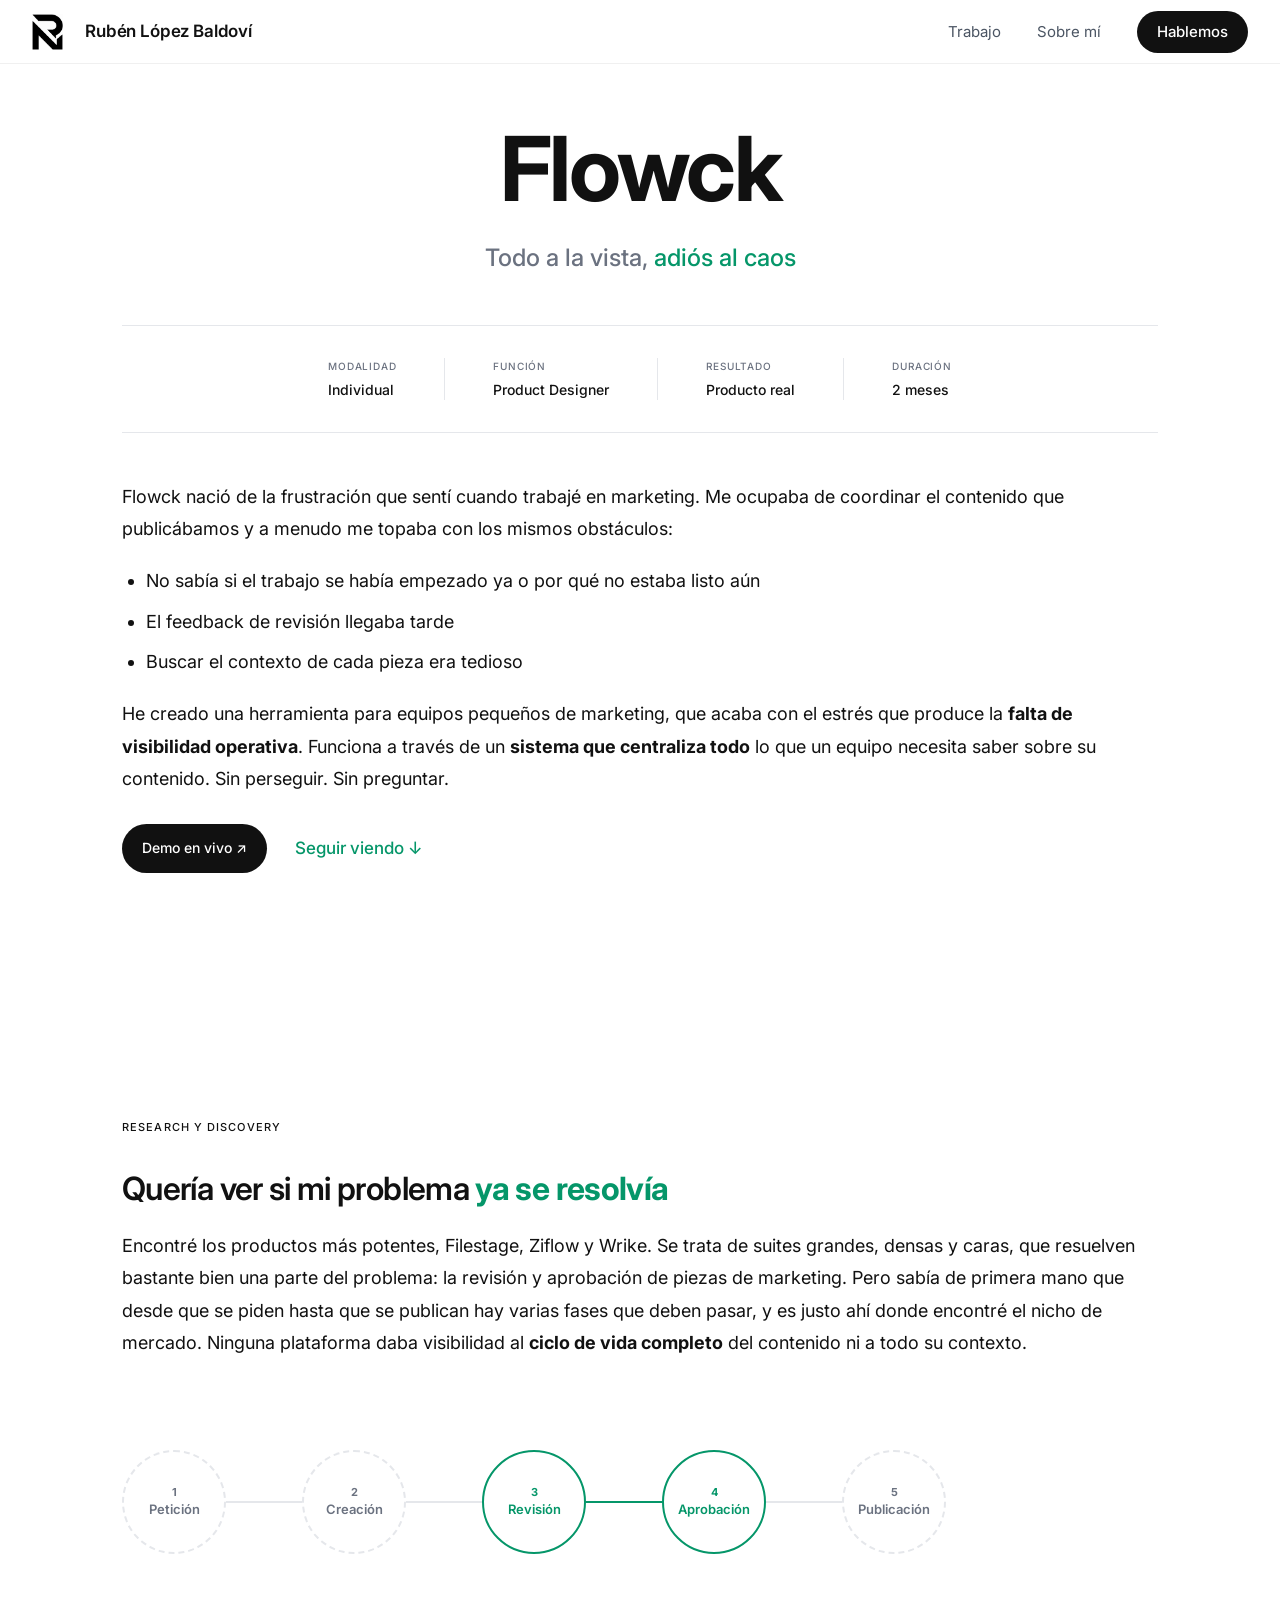
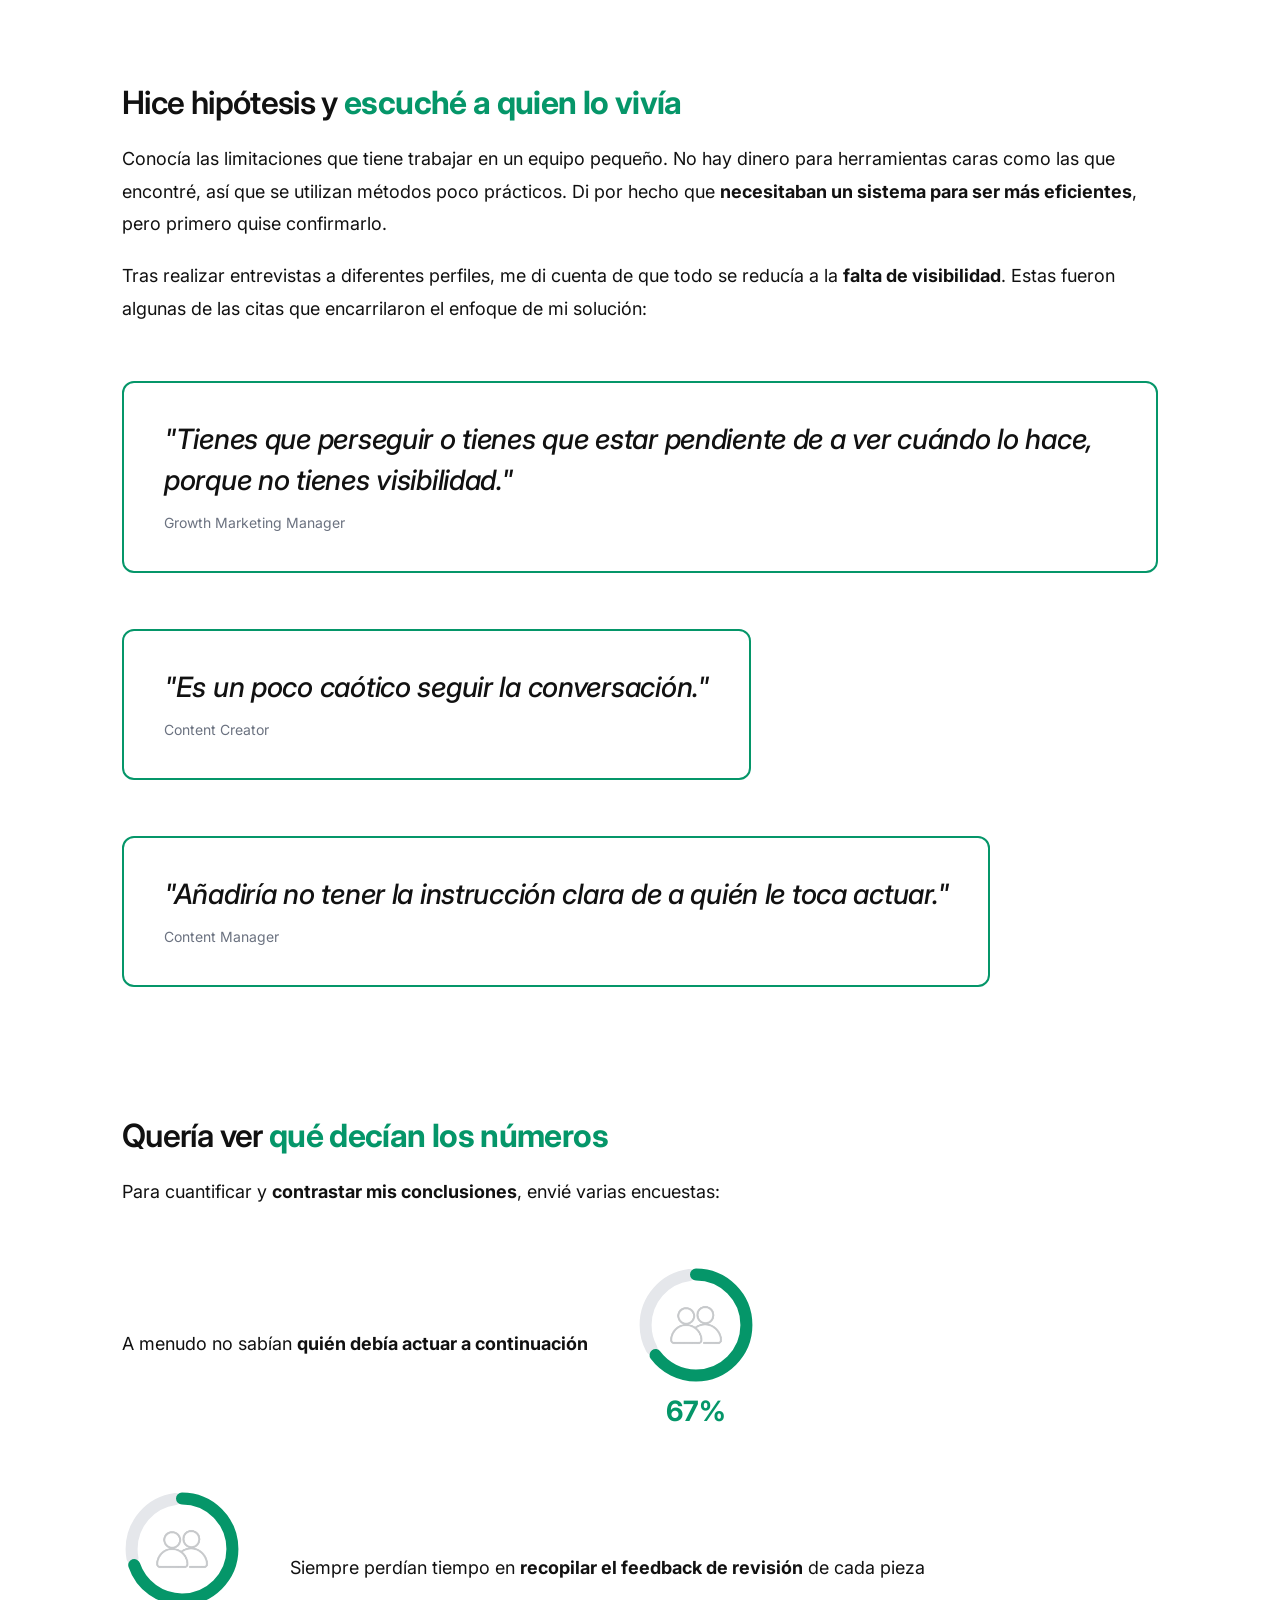
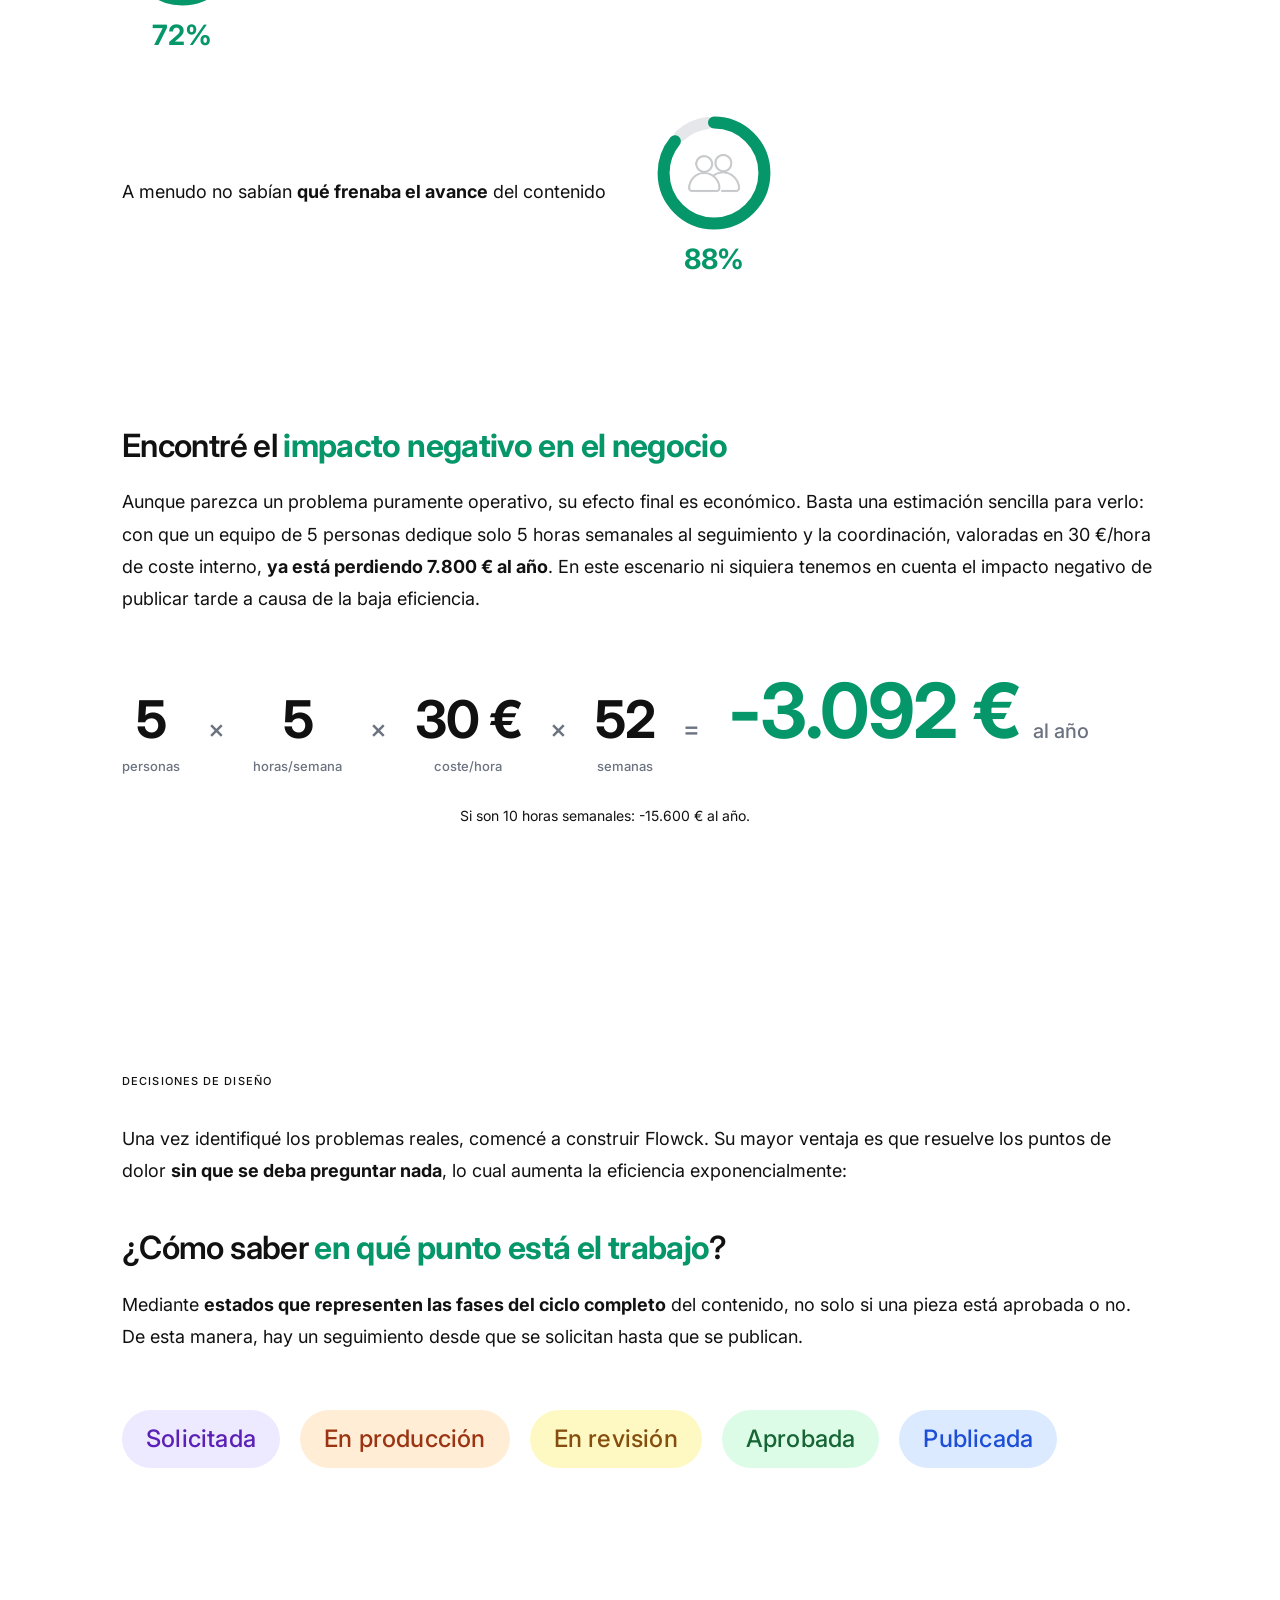
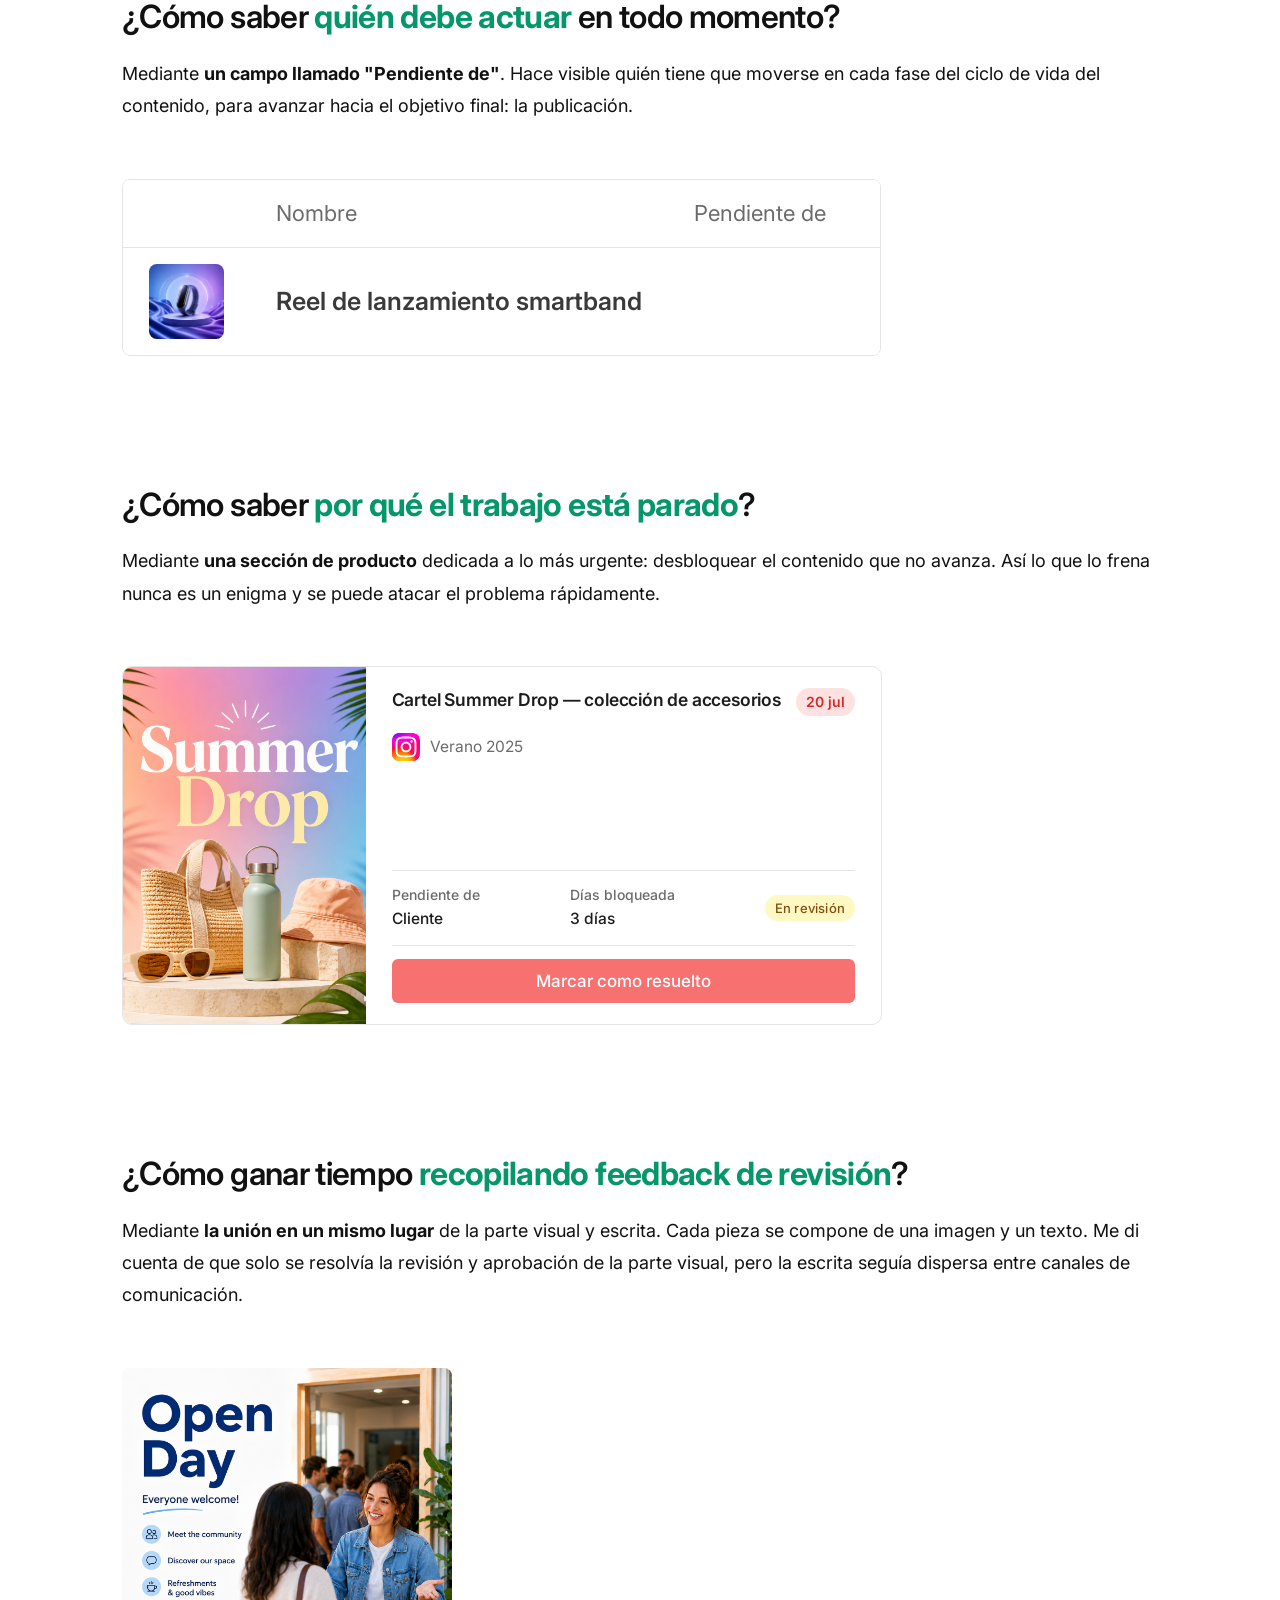
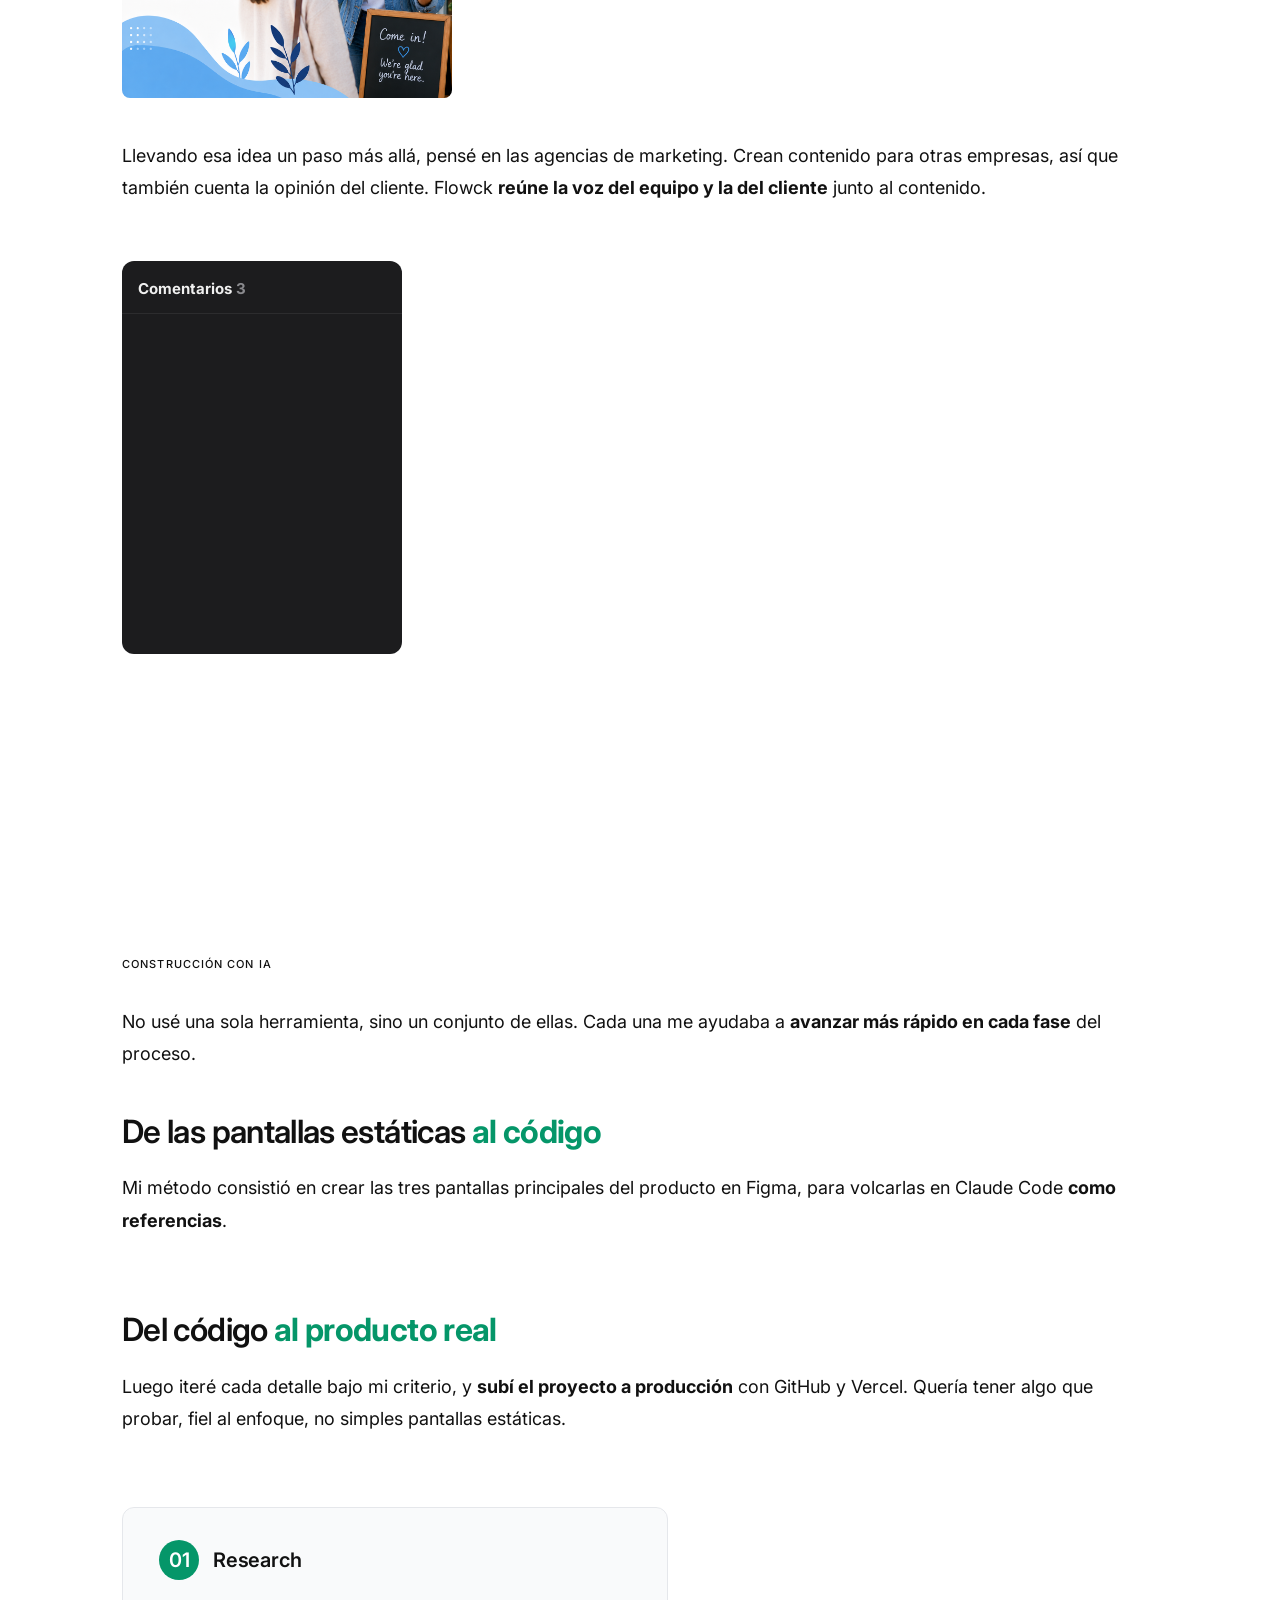
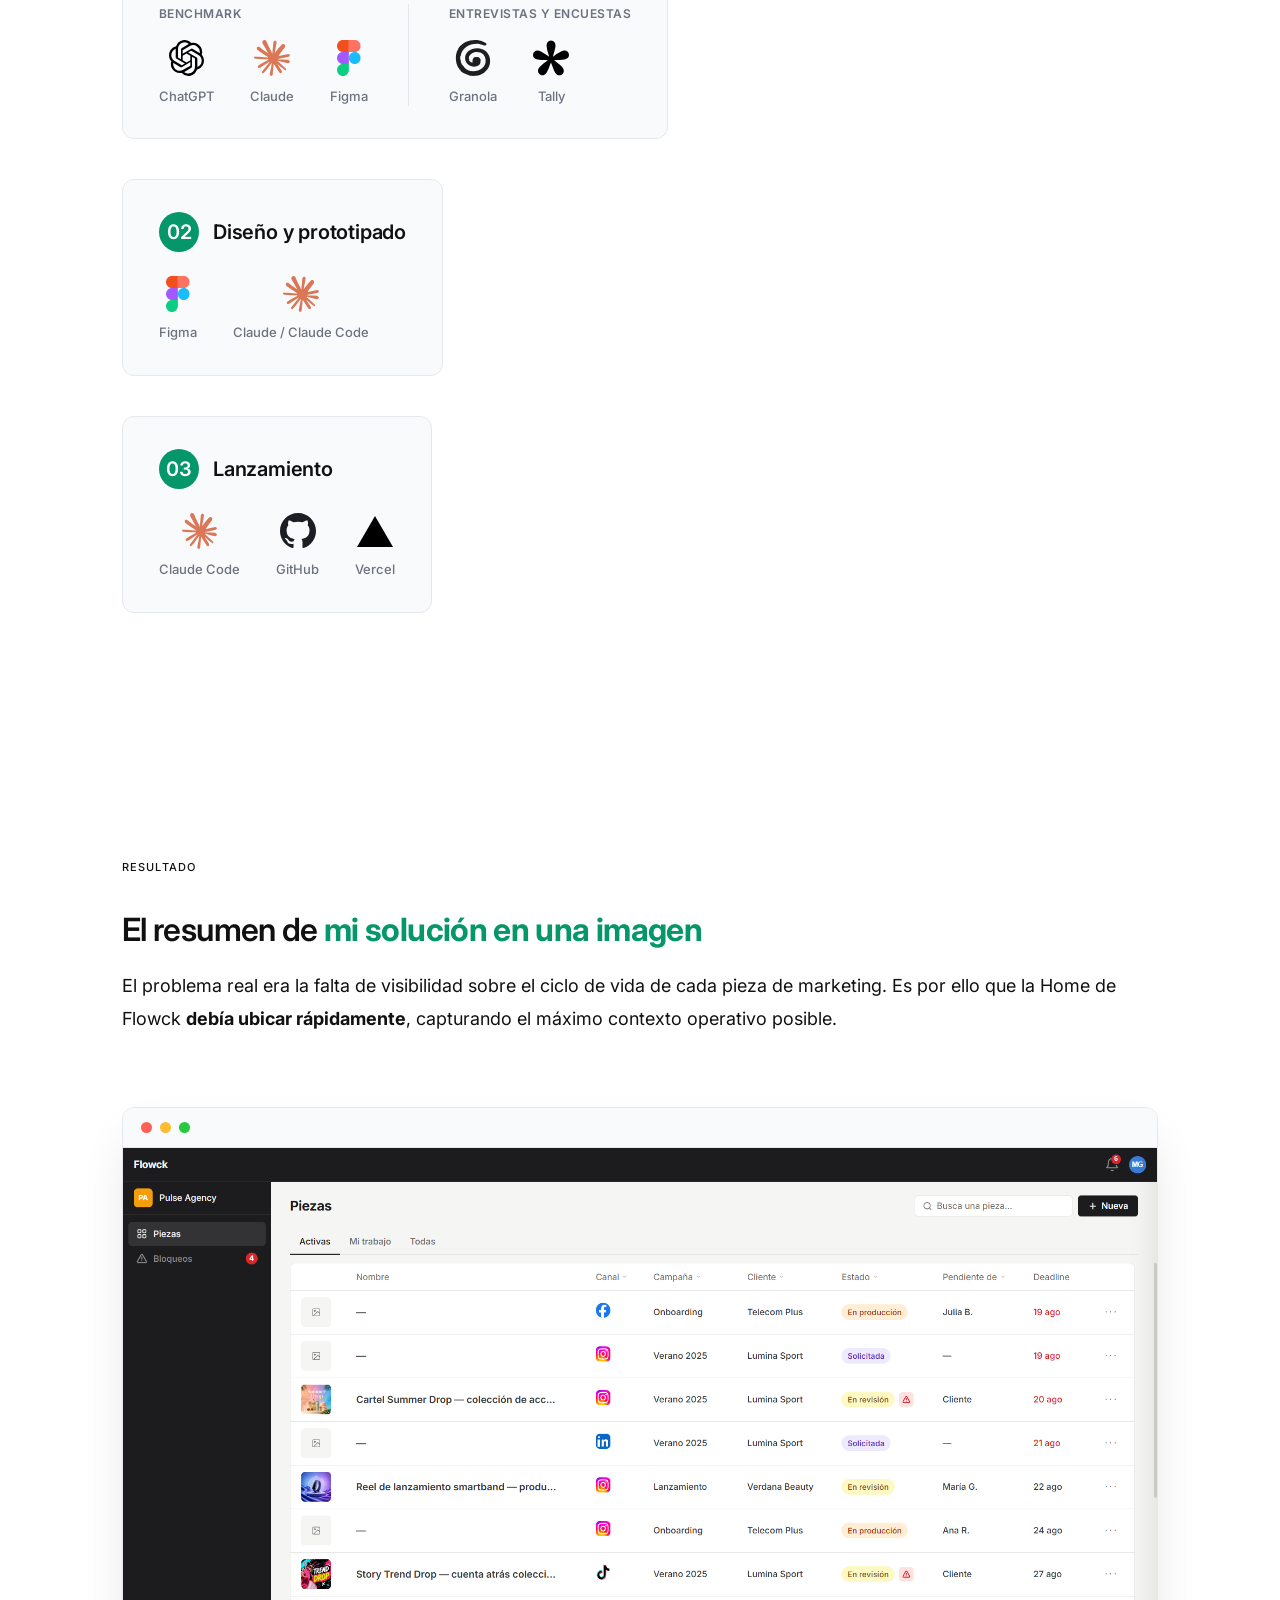
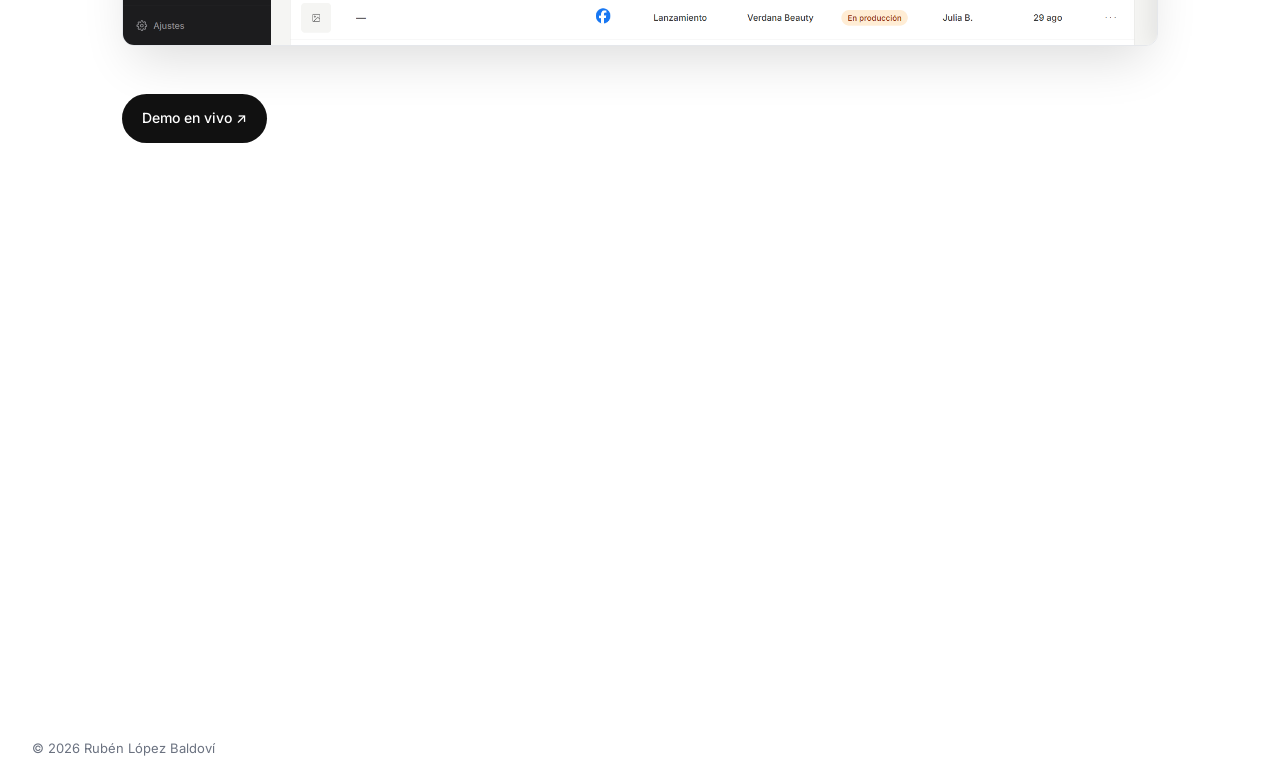
<file: flowck.html>
<!DOCTYPE html>
<html lang="es">
<head>
  <meta charset="UTF-8">
  <meta name="viewport" content="width=device-width, initial-scale=1.0">
  <title>Flowck — Caso de estudio · Rubén Baldoví</title>
  <meta name="description" content="Cómo diseñé y construí Flowck, un SaaS B2B para coordinar la revisión de piezas de marketing en equipos pequeños.">
  <link rel="preconnect" href="https://fonts.googleapis.com">
  <link rel="preconnect" href="https://fonts.gstatic.com" crossorigin>
  <link href="https://fonts.googleapis.com/css2?family=Inter:ital,opsz,wght@0,14..32,400;0,14..32,500;0,14..32,600;0,14..32,700;1,14..32,400&display=swap" rel="stylesheet">
  <link rel="stylesheet" href="css/styles.css">
</head>
<body>

  <!-- NAV -->
  <nav class="nav nav--progress" id="nav">
    <div class="nav__inner">
      <a href="index.html" class="nav__logo">
        <img src="assets/images/logo.png" alt="RB" class="nav__logo-img">
        Rubén López Baldoví
      </a>
      <div class="nav__links">
        <a href="index.html#projects" class="nav__link">Trabajo</a>
        <a href="index.html#about" class="nav__link">Sobre mí</a>
        <a href="#contact" class="btn btn--nav">Hablemos</a>
      </div>
    </div>
  </nav>

  <main>

    <!-- HOOK / INTRO -->
    <section class="cs-section" id="hook">
      <div class="container">
        <div class="cs-hook__inner">
          <h1 class="cs-hook__title reveal">Flowck</h1>
          <p class="cs-hook__tagline reveal"><span class="cs-hook__tagline-muted">Todo a la vista,</span> <span class="cs-hook__tagline-accent">adiós al caos</span></p>

          <div class="cs-meta reveal">
            <div class="cs-meta__item">
              <span class="cs-meta__label">Modalidad</span>
              <span class="cs-meta__value">Individual</span>
            </div>
            <div class="cs-meta__item">
              <span class="cs-meta__label">Función</span>
              <span class="cs-meta__value">Product Designer</span>
            </div>
            <div class="cs-meta__item">
              <span class="cs-meta__label">Resultado</span>
              <span class="cs-meta__value">Producto real</span>
            </div>
            <div class="cs-meta__item">
              <span class="cs-meta__label">Duración</span>
              <span class="cs-meta__value">2 meses</span>
            </div>
          </div>

          <div class="cs-hook__body reveal">
            <p class="cs-hook__paragraph">Flowck nació de la frustración que sentí cuando trabajé en marketing. Me ocupaba de coordinar el contenido que publicábamos y a menudo me topaba con los mismos obstáculos:</p>
            <ul class="cs-hook__list">
              <li>No sabía si el trabajo se había empezado ya o por qué no estaba listo aún</li>
              <li>El feedback de revisión llegaba tarde</li>
              <li>Buscar el contexto de cada pieza era tedioso</li>
            </ul>
            <p class="cs-hook__paragraph">He creado una herramienta para equipos pequeños de marketing, que acaba con el estrés que produce la <strong>falta de visibilidad operativa</strong>. Funciona a través de un <strong>sistema que centraliza todo</strong> lo que un equipo necesita saber sobre su contenido. Sin perseguir. Sin preguntar.</p>
            <div class="cs-hook__actions">
              <a href="https://flowck.vercel.app" target="_blank" rel="noopener" class="card__btn card__btn--primary">Demo en vivo ↗</a>
              <a href="#discovery" class="hero__cta">Seguir viendo <span class="hero__cta-arrow">↓</span></a>
            </div>
          </div>
        </div>
      </div>
    </section>

    <!-- DISCOVERY Y RESEARCH -->
    <section class="cs-section" id="discovery">
      <div class="container">
        <p class="eyebrow eyebrow--dark reveal">RESEARCH Y DISCOVERY</p>

        <div class="cs-subm reveal">
          <h3 class="cs-subm__title">Quería ver si mi problema <strong>ya se resolvía</strong></h3>
          <p class="cs-subm__text">Encontré los productos más potentes, Filestage, Ziflow y Wrike. Se trata de suites grandes, densas y caras, que resuelven bastante bien una parte del problema: la revisión y aprobación de piezas de marketing. Pero sabía de primera mano que desde que se piden hasta que se publican hay varias fases que deben pasar, y es justo ahí donde encontré el nicho de mercado. Ninguna plataforma daba visibilidad al <strong>ciclo de vida completo</strong> del contenido ni a todo su contexto.</p>
          <div class="cs-metro reveal">
            <span class="cs-metro__competitors">Filestage · Ziflow · Wrike</span>
            <div class="cs-metro__track">
              <div class="cs-metro__node"><span class="cs-metro__node-number">1</span>Petición</div>
              <div class="cs-metro__connector"></div>
              <div class="cs-metro__node"><span class="cs-metro__node-number">2</span>Creación</div>
              <div class="cs-metro__connector"></div>
              <div class="cs-metro__node cs-metro__node--accent"><span class="cs-metro__node-number">3</span>Revisión</div>
              <div class="cs-metro__connector cs-metro__connector--accent"></div>
              <div class="cs-metro__node cs-metro__node--accent"><span class="cs-metro__node-number">4</span>Aprobación</div>
              <div class="cs-metro__connector"></div>
              <div class="cs-metro__node"><span class="cs-metro__node-number">5</span>Publicación</div>
            </div>
          </div>
        </div>

        <div class="cs-subm cs-subm--tight reveal">
          <h3 class="cs-subm__title">Hice hipótesis y <strong>escuché a quien lo vivía</strong></h3>
          <p class="cs-subm__text">Conocía las limitaciones que tiene trabajar en un equipo pequeño. No hay dinero para herramientas caras como las que encontré, así que se utilizan métodos poco prácticos. Di por hecho que <strong>necesitaban un sistema para ser más eficientes</strong>, pero primero quise confirmarlo.</p>
          <p class="cs-subm__text">Tras realizar entrevistas a diferentes perfiles, me di cuenta de que todo se reducía a la <strong>falta de visibilidad</strong>. Estas fueron algunas de las citas que encarrilaron el enfoque de mi solución:</p>
        </div>

        <div class="cs-quotes reveal">
          <blockquote class="cs-quote">
            <p class="cs-quote__text">"Tienes que perseguir o tienes que estar pendiente de a ver cuándo lo hace, porque no tienes visibilidad."</p>
            <cite class="cs-quote__cite">Growth Marketing Manager</cite>
          </blockquote>
          <blockquote class="cs-quote">
            <p class="cs-quote__text">"Es un poco caótico seguir la conversación."</p>
            <cite class="cs-quote__cite">Content Creator</cite>
          </blockquote>
          <blockquote class="cs-quote">
            <p class="cs-quote__text">"Añadiría no tener la instrucción clara de a quién le toca actuar."</p>
            <cite class="cs-quote__cite">Content Manager</cite>
          </blockquote>
        </div>

        <div class="cs-subm reveal">
          <h3 class="cs-subm__title">Quería ver <strong>qué decían los números</strong></h3>
          <p class="cs-subm__text">Para cuantificar y <strong>contrastar mis conclusiones</strong>, envié varias encuestas:</p>

          <div class="cs-stat-rows reveal">
            <div class="cs-stat-row">
              <div class="cs-stat-row__text">
                <p>A menudo no sabían <strong>quién debía actuar a continuación</strong></p>
              </div>
              <div class="cs-stat-row__chart">
                <div class="cs-donut">
                  <svg viewBox="0 0 100 100" class="cs-donut__svg">
                    <circle class="cs-donut__track" cx="50" cy="50" r="42" stroke-dasharray="81.09 263.89" stroke-dashoffset="-176.81"></circle>
                    <circle class="cs-donut__value" cx="50" cy="50" r="42" stroke-dasharray="263.89 263.89" stroke-dashoffset="263.89" data-target-offset="93.09"></circle>
                  </svg>
                  <img loading="lazy" src="assets/images/icon-comparten-piso.png" alt="" class="cs-donut__icon">
                </div>
                <div class="cs-donut__legend">
                  <span class="cs-donut__legend-label">67%</span>
                </div>
              </div>
            </div>

            <div class="cs-stat-row cs-stat-row--reverse">
              <div class="cs-stat-row__text">
                <p>Siempre perdían tiempo en <strong>recopilar el feedback de revisión</strong> de cada pieza</p>
              </div>
              <div class="cs-stat-row__chart">
                <div class="cs-donut">
                  <svg viewBox="0 0 100 100" class="cs-donut__svg">
                    <circle class="cs-donut__track" cx="50" cy="50" r="42" stroke-dasharray="67.89 263.89" stroke-dashoffset="-190.00"></circle>
                    <circle class="cs-donut__value" cx="50" cy="50" r="42" stroke-dasharray="263.89 263.89" stroke-dashoffset="263.89" data-target-offset="79.89"></circle>
                  </svg>
                  <img loading="lazy" src="assets/images/icon-comparten-piso.png" alt="" class="cs-donut__icon">
                </div>
                <div class="cs-donut__legend">
                  <span class="cs-donut__legend-label">72%</span>
                </div>
              </div>
            </div>

            <div class="cs-stat-row">
              <div class="cs-stat-row__text">
                <p>A menudo no sabían <strong>qué frenaba el avance</strong> del contenido</p>
              </div>
              <div class="cs-stat-row__chart">
                <div class="cs-donut">
                  <svg viewBox="0 0 100 100" class="cs-donut__svg">
                    <circle class="cs-donut__track" cx="50" cy="50" r="42" stroke-dasharray="25.67 263.89" stroke-dashoffset="-232.23"></circle>
                    <circle class="cs-donut__value" cx="50" cy="50" r="42" stroke-dasharray="263.89 263.89" stroke-dashoffset="263.89" data-target-offset="37.67"></circle>
                  </svg>
                  <img loading="lazy" src="assets/images/icon-comparten-piso.png" alt="" class="cs-donut__icon">
                </div>
                <div class="cs-donut__legend">
                  <span class="cs-donut__legend-label">88%</span>
                </div>
              </div>
            </div>
          </div>
        </div>

        <div class="cs-subm reveal">
          <h3 class="cs-subm__title">Encontré el <strong>impacto negativo en el negocio</strong></h3>
          <p class="cs-subm__text">Aunque parezca un problema puramente operativo, su efecto final es económico. Basta una estimación sencilla para verlo: con que un equipo de 5 personas dedique solo 5 horas semanales al seguimiento y la coordinación, valoradas en 30 €/hora de coste interno, <strong>ya está perdiendo 7.800 € al año</strong>. En este escenario ni siquiera tenemos en cuenta el impacto negativo de publicar tarde a causa de la baja eficiencia.</p>
          <div class="cs-formula reveal">
            <div class="cs-formula__row">
              <div class="cs-formula__item cs-formula__factor">
                <span class="cs-formula__value">5</span>
                <span class="cs-formula__label">personas</span>
              </div>
              <span class="cs-formula__item cs-formula__symbol">×</span>
              <div class="cs-formula__item cs-formula__factor">
                <span class="cs-formula__value">5</span>
                <span class="cs-formula__label">horas/semana</span>
              </div>
              <span class="cs-formula__item cs-formula__symbol">×</span>
              <div class="cs-formula__item cs-formula__factor">
                <span class="cs-formula__value">30 €</span>
                <span class="cs-formula__label">coste/hora</span>
              </div>
              <span class="cs-formula__item cs-formula__symbol">×</span>
              <div class="cs-formula__item cs-formula__factor">
                <span class="cs-formula__value">52</span>
                <span class="cs-formula__label">semanas</span>
              </div>
              <span class="cs-formula__item cs-formula__symbol">=</span>
              <div class="cs-formula__item cs-formula__factor cs-formula__factor--result">
                <span class="cs-formula__value cs-formula__value--result">-<span class="cs-formula__counter" data-target="7800">0</span> €</span>
                <span class="cs-formula__label cs-formula__label--inline">al año</span>
              </div>
            </div>
            <p class="cs-formula__note">Si son 10 horas semanales: -15.600 € al año.</p>
          </div>
        </div>
      </div>
    </section>

    <!-- DISEÑO EN FIGMA -->
    <section class="cs-section" id="design">
      <div class="container">
        <p class="eyebrow eyebrow--dark reveal">DECISIONES DE DISEÑO</p>

        <p class="cs-subm__text cs-subm__text--intro reveal">Una vez identifiqué los problemas reales, comencé a construir Flowck. Su mayor ventaja es que resuelve los puntos de dolor <strong>sin que se deba preguntar nada</strong>, lo cual aumenta la eficiencia exponencialmente:</p>

        <div class="cs-subm reveal">
          <h3 class="cs-subm__title">¿Cómo saber <strong>en qué punto está el trabajo</strong>?</h3>
          <p class="cs-subm__text">Mediante <strong>estados que representen las fases del ciclo completo</strong> del contenido, no solo si una pieza está aprobada o no. De esta manera, hay un seguimiento desde que se solicitan hasta que se publican.</p>
          <div class="cs-badges reveal">
            <span class="cs-badge cs-badge--solicitada">Solicitada</span>
            <span class="cs-badge cs-badge--produccion">En producción</span>
            <span class="cs-badge cs-badge--revision">En revisión</span>
            <span class="cs-badge cs-badge--aprobada">Aprobada</span>
            <span class="cs-badge cs-badge--publicada">Publicada</span>
          </div>
        </div>

        <div class="cs-subm reveal">
          <h3 class="cs-subm__title">¿Cómo saber <strong>quién debe actuar</strong> en todo momento?</h3>
          <p class="cs-subm__text">Mediante <strong>un campo llamado "Pendiente de"</strong>. Hace visible quién tiene que moverse en cada fase del ciclo de vida del contenido, para avanzar hacia el objetivo final: la publicación.</p>
          <div class="cs-pr-wrap reveal">
            <table class="cs-pr">
              <thead>
                <tr>
                  <th class="cs-pr-col-img cs-pr-fade" data-pr-part="header"></th>
                  <th class="cs-pr-col-name cs-pr-fade" data-pr-part="header">Nombre</th>
                  <th class="cs-pr-col-pend cs-pr-fade" data-pr-part="header">Pendiente de</th>
                </tr>
              </thead>
              <tbody>
                <tr>
                  <td class="cs-pr-col-img">
                    <img loading="lazy" src="assets/images/imagen-7.png" alt="" class="cs-pr-thumb cs-pr-fade" data-pr-part="thumb">
                  </td>
                  <td class="cs-pr-col-name">
                    <span class="cs-pr-name cs-pr-fade" data-pr-part="name">Reel de lanzamiento smartband</span>
                  </td>
                  <td class="cs-pr-col-pend">
                    <span class="cs-pr-pending cs-pr-fade" data-pr-part="pending">
                      <span class="cs-pr-pending__text">Julia B.</span>
                    </span>
                  </td>
                </tr>
              </tbody>
            </table>
          </div>
        </div>

        <div class="cs-subm reveal">
          <h3 class="cs-subm__title">¿Cómo saber <strong>por qué el trabajo está parado</strong>?</h3>
          <p class="cs-subm__text">Mediante <strong>una sección de producto</strong> dedicada a lo más urgente: desbloquear el contenido que no avanza. Así lo que lo frena nunca es un enigma y se puede atacar el problema rápidamente.</p>
          <div class="cs-blockcard-demo reveal">
            <div class="cs-blockcard">
              <img loading="lazy" class="cs-blockcard__img" src="assets/images/imagen-1.png" alt="">
              <div class="cs-blockcard__body">
                <div class="cs-blockcard__header">
                  <div class="cs-blockcard__title">Cartel Summer Drop — colección de accesorios</div>
                  <span class="cs-blockcard__deadline">20 jul</span>
                </div>
                <div class="cs-blockcard__meta">
                  <span class="cs-ch-icon" title="Instagram">
                    <img loading="lazy" src="assets/icons/instagram.svg" alt="Instagram">
                  </span>
                  <span class="cs-blockcard__campaign">Verano 2025</span>
                </div>
                <div class="cs-blockcard__reason">
                  <svg width="14" height="14" viewBox="0 0 24 24" fill="none" stroke="currentColor" stroke-width="2.5" stroke-linecap="round" stroke-linejoin="round">
                    <path d="m21.73 18-8-14a2 2 0 0 0-3.48 0l-8 14A2 2 0 0 0 4 21h16a2 2 0 0 0 1.73-3Z"></path>
                    <path d="M12 9v4"></path>
                    <path d="M12 17h.01"></path>
                  </svg>
                  <span>Se necesita feedback del cliente para que la pieza avance.</span>
                </div>
                <div class="cs-blockcard__footer">
                  <hr class="cs-blockcard__divider">
                  <div class="cs-blockcard__footer-info">
                    <div class="cs-blockcard__info-item">
                      <span class="cs-blockcard__info-label">Pendiente de</span>
                      <span class="cs-blockcard__info-value">Cliente</span>
                    </div>
                    <div class="cs-blockcard__info-item">
                      <span class="cs-blockcard__info-label">Días bloqueada</span>
                      <span class="cs-blockcard__info-value">3 días</span>
                    </div>
                    <span class="cs-badge cs-badge--revision">En revisión</span>
                  </div>
                  <hr class="cs-blockcard__divider">
                  <button class="cs-blockcard__resolve-btn" type="button">Marcar como resuelto</button>
                </div>
              </div>
            </div>
          </div>
        </div>

        <div class="cs-subm reveal">
          <h3 class="cs-subm__title">¿Cómo ganar tiempo <strong>recopilando feedback de revisión</strong>?</h3>
          <p class="cs-subm__text">Mediante <strong>la unión en un mismo lugar</strong> de la parte visual y escrita. Cada pieza se compone de una imagen y un texto. Me di cuenta de que solo se resolvía la revisión y aprobación de la parte visual, pero la escrita seguía dispersa entre canales de comunicación.</p>
          <div class="cs-detail-demo reveal">
            <img loading="lazy" class="cs-detail-demo__img" src="assets/images/imagen-3.png" alt="">
            <div class="cs-detail-demo__copy">
              <div class="cs-detail-demo__label">Copy</div>
              <div class="cs-detail-demo__text">La puerta está abierta. Bienvenido a nuestra comunidad — conoce al equipo, descubre el espacio y empieza a hacer cosas increíbles desde el primer día. 🔥</div>
            </div>
          </div>
          <p class="cs-subm__text">Llevando esa idea un paso más allá, pensé en las agencias de marketing. Crean contenido para otras empresas, así que también cuenta la opinión del cliente. Flowck <strong>reúne la voz del equipo y la del cliente</strong> junto al contenido.</p>
          <div class="cs-comments-demo-wrap">
            <aside class="cs-comments-demo">
              <div class="cs-comments-demo__header">Comentarios <span class="cs-comments-demo__count">3</span></div>
              <div class="cs-comments-demo__list">
                <div class="cs-comment-item">
                  <div class="cs-comment-item__header">
                    <div class="cs-comment-item__avatar" style="background:#3A7BD5">MG</div>
                    <span class="cs-comment-item__author">María G.</span>
                    <span class="cs-comment-item__role">Manager</span>
                  </div>
                  <div class="cs-comment-item__text">Me gusta mucho la creatividad, aunque unas palmeras le darían el toque veraniego.</div>
                </div>
                <div class="cs-comment-item">
                  <div class="cs-comment-item__header">
                    <div class="cs-comment-item__avatar" style="background:#6B6B6B">CL</div>
                    <span class="cs-comment-item__author">Cliente</span>
                  </div>
                  <div class="cs-comment-item__text">Para que el texto encaje mejor con la imagen, haría referencia a las cosas de playa que aparecen. Por lo demás me gusta mucho.</div>
                </div>
                <div class="cs-comment-item">
                  <div class="cs-comment-item__header">
                    <div class="cs-comment-item__avatar" style="background:#059669">CR</div>
                    <span class="cs-comment-item__author">Carlos R.</span>
                    <span class="cs-comment-item__role">Producción</span>
                  </div>
                  <div class="cs-comment-item__text">¡Cambios realizados! ¿Qué os parece?</div>
                </div>
              </div>
            </aside>
          </div>
        </div>
      </div>
    </section>

    <!-- CONSTRUCCIÓN CON IA -->
    <section class="cs-section" id="build">
      <div class="container">
        <p class="eyebrow eyebrow--dark reveal">CONSTRUCCIÓN CON IA</p>

        <p class="cs-subm__text cs-subm__text--intro reveal">No usé una sola herramienta, sino un conjunto de ellas. Cada una me ayudaba a <strong>avanzar más rápido en cada fase</strong> del proceso.</p>

        <div class="cs-subm reveal">
          <h3 class="cs-subm__title">De las pantallas estáticas <strong>al código</strong></h3>
          <p class="cs-subm__text">Mi método consistió en crear las tres pantallas principales del producto en Figma, para volcarlas en Claude Code <strong>como referencias</strong>.</p>
        </div>

        <div class="cs-subm reveal">
          <h3 class="cs-subm__title">Del código <strong>al producto real</strong></h3>
          <p class="cs-subm__text">Luego iteré cada detalle bajo mi criterio, y <strong>subí el proyecto a producción</strong> con GitHub y Vercel. Quería tener algo que probar, fiel al enfoque, no simples pantallas estáticas.</p>
        </div>

        <div class="cs-tools-diagram reveal">
          <div class="cs-tools-phase">
            <div class="cs-tools-phase__header">
              <span class="cs-tools-phase__number">01</span>
              <span class="cs-tools-phase__title">Research</span>
            </div>
            <div class="cs-tools-phase__groups">
              <div class="cs-tools-group">
                <span class="cs-tools-group__label">Benchmark</span>
                <div class="cs-tools-row">
                  <div class="cs-tool">
                    <img loading="lazy" class="cs-tool__icon" src="assets/logos/openai.svg" alt="">
                    <span class="cs-tool__label">ChatGPT</span>
                  </div>
                  <div class="cs-tool">
                    <img loading="lazy" class="cs-tool__icon" src="assets/logos/claude.svg" alt="">
                    <span class="cs-tool__label">Claude</span>
                  </div>
                  <div class="cs-tool">
                    <img loading="lazy" class="cs-tool__icon" src="assets/logos/figma.svg" alt="">
                    <span class="cs-tool__label">Figma</span>
                  </div>
                </div>
              </div>
              <div class="cs-tools-group">
                <span class="cs-tools-group__label">Entrevistas y encuestas</span>
                <div class="cs-tools-row">
                  <div class="cs-tool">
                    <img loading="lazy" class="cs-tool__icon" src="assets/logos/granola.svg" alt="">
                    <span class="cs-tool__label">Granola</span>
                  </div>
                  <div class="cs-tool">
                    <img loading="lazy" class="cs-tool__icon" src="assets/logos/tally.svg" alt="">
                    <span class="cs-tool__label">Tally</span>
                  </div>
                </div>
              </div>
            </div>
          </div>

          <div class="cs-tools-phase">
            <div class="cs-tools-phase__header">
              <span class="cs-tools-phase__number">02</span>
              <span class="cs-tools-phase__title">Diseño y prototipado</span>
            </div>
            <div class="cs-tools-row">
              <div class="cs-tool">
                <img loading="lazy" class="cs-tool__icon" src="assets/logos/figma.svg" alt="">
                <span class="cs-tool__label">Figma</span>
              </div>
              <div class="cs-tool">
                <img loading="lazy" class="cs-tool__icon" src="assets/logos/claude.svg" alt="">
                <span class="cs-tool__label">Claude / Claude Code</span>
              </div>
            </div>
          </div>

          <div class="cs-tools-phase">
            <div class="cs-tools-phase__header">
              <span class="cs-tools-phase__number">03</span>
              <span class="cs-tools-phase__title">Lanzamiento</span>
            </div>
            <div class="cs-tools-row">
              <div class="cs-tool">
                <img loading="lazy" class="cs-tool__icon" src="assets/logos/claude.svg" alt="">
                <span class="cs-tool__label">Claude Code</span>
              </div>
              <div class="cs-tool">
                <img loading="lazy" class="cs-tool__icon" src="assets/logos/github.svg" alt="">
                <span class="cs-tool__label">GitHub</span>
              </div>
              <div class="cs-tool">
                <img loading="lazy" class="cs-tool__icon" src="assets/logos/vercel.svg" alt="">
                <span class="cs-tool__label">Vercel</span>
              </div>
            </div>
          </div>
        </div>
      </div>
    </section>

    <!-- RESULTADO -->
    <section class="cs-section" id="result">
      <div class="container">
        <p class="eyebrow eyebrow--dark reveal">RESULTADO</p>

        <div class="cs-subm reveal">
          <h3 class="cs-subm__title">El resumen de <strong>mi solución en una imagen</strong></h3>
          <p class="cs-subm__text">El problema real era la falta de visibilidad sobre el ciclo de vida de cada pieza de marketing. Es por ello que la Home de Flowck <strong>debía ubicar rápidamente</strong>, capturando el máximo contexto operativo posible.</p>
        </div>

        <div class="cs-result-shot reveal">
          <div class="cs-browser-mockup">
            <div class="cs-browser-mockup__bar">
              <span class="cs-browser-mockup__dot cs-browser-mockup__dot--red"></span>
              <span class="cs-browser-mockup__dot cs-browser-mockup__dot--yellow"></span>
              <span class="cs-browser-mockup__dot cs-browser-mockup__dot--green"></span>
            </div>
            <img loading="lazy" class="cs-browser-mockup__img" src="assets/images/captura-home.png" alt="Home de Flowck">
          </div>
        </div>

        <div class="cs-result__cta reveal">
          <a href="https://flowck.vercel.app" target="_blank" rel="noopener" class="card__btn card__btn--primary">Demo en vivo ↗</a>
        </div>
      </div>
    </section>

    <!-- CONTACT -->
    <section class="contact" id="contact">
      <div class="container">
        <h2 class="contact__title reveal">Contacto</h2>
        <p class="contact__sub reveal">Si buscas a alguien que diseñe para vender, hablemos.</p>
        <div class="contact__row reveal">
          <a href="mailto:baldovi.ruben@gmail.com" class="contact__item">baldovi.ruben@gmail.com</a>
          <span class="contact__sep">|</span>
          <a href="https://www.linkedin.com/in/rub%C3%A9n-l%C3%B3pez-baldov%C3%AD-9379b819b/" target="_blank" rel="noopener" class="contact__item">LinkedIn</a>
        </div>
      </div>
    </section>

  </main>

  <footer class="footer">
    <div class="footer__inner">
      <span class="footer__copy">© 2026 Rubén López Baldoví</span>
    </div>
  </footer>

  <script src="js/main.js"></script>
</body>
</html>
</file>
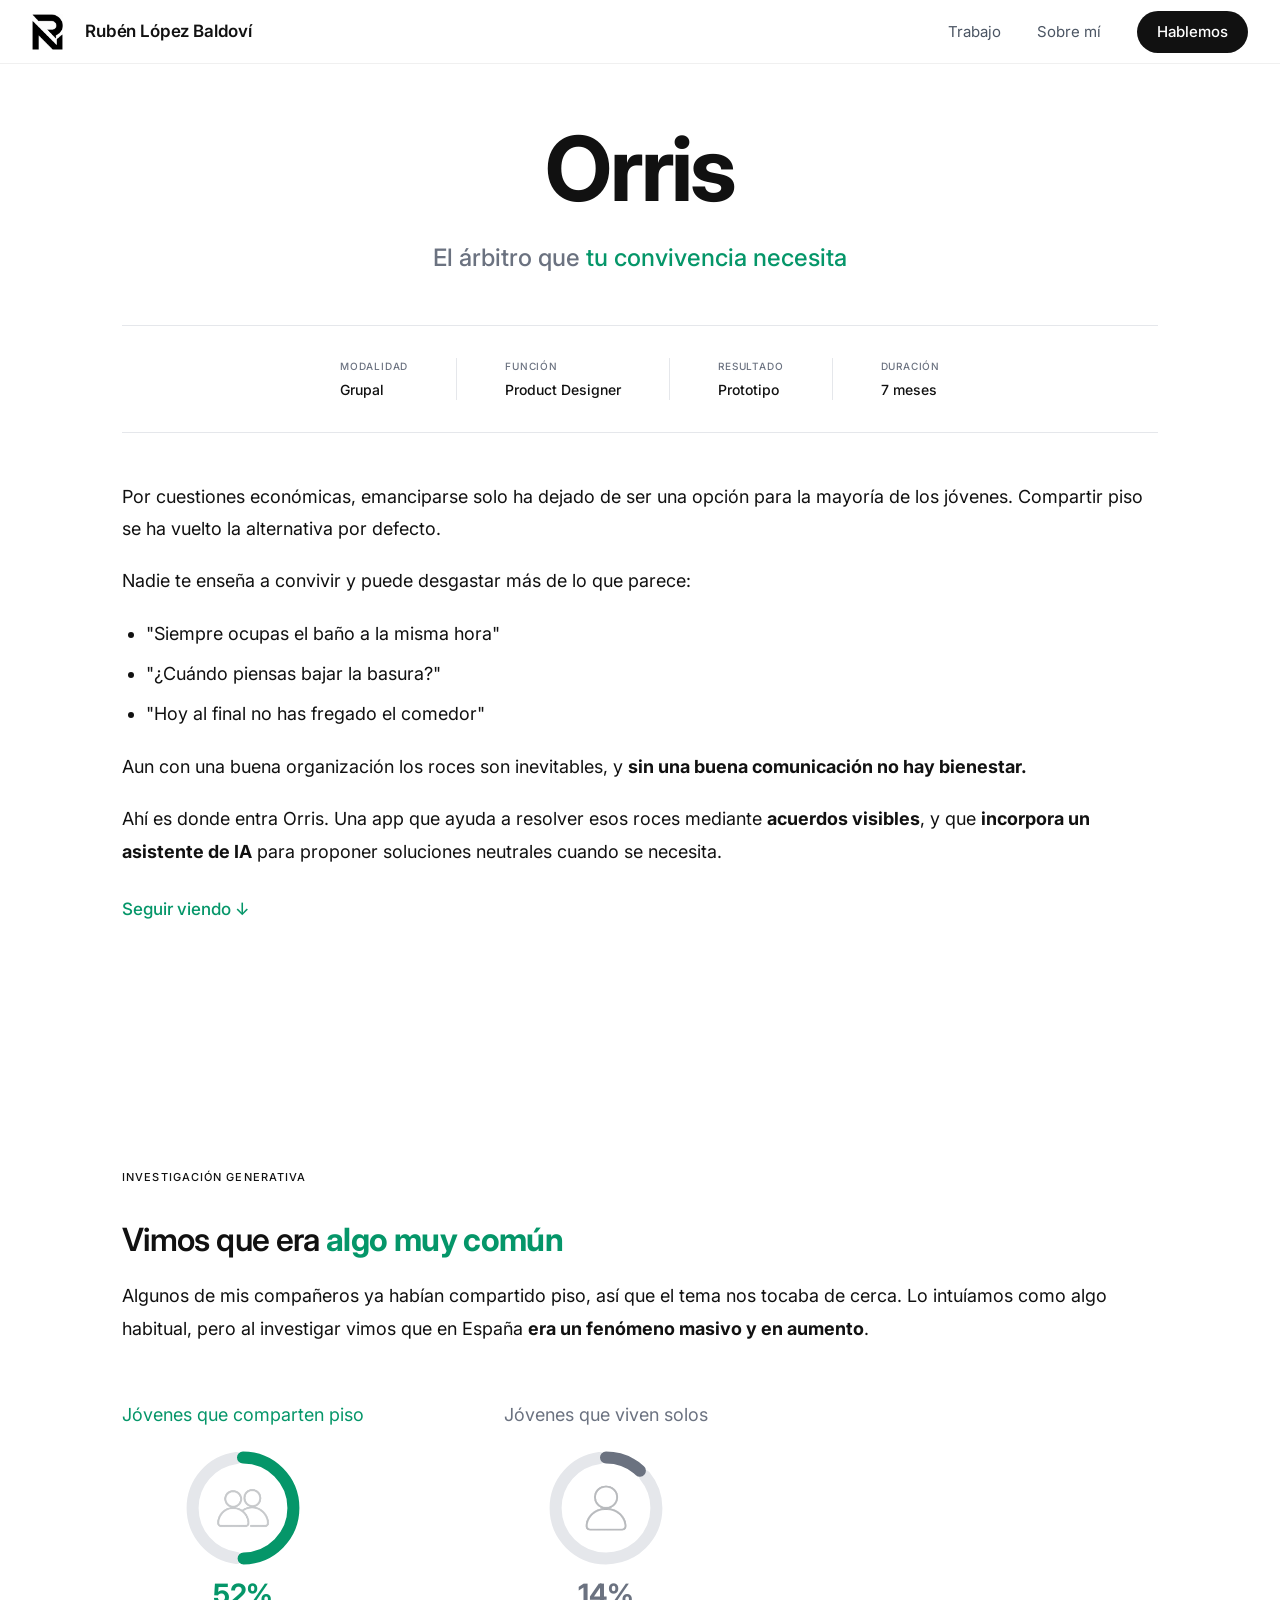
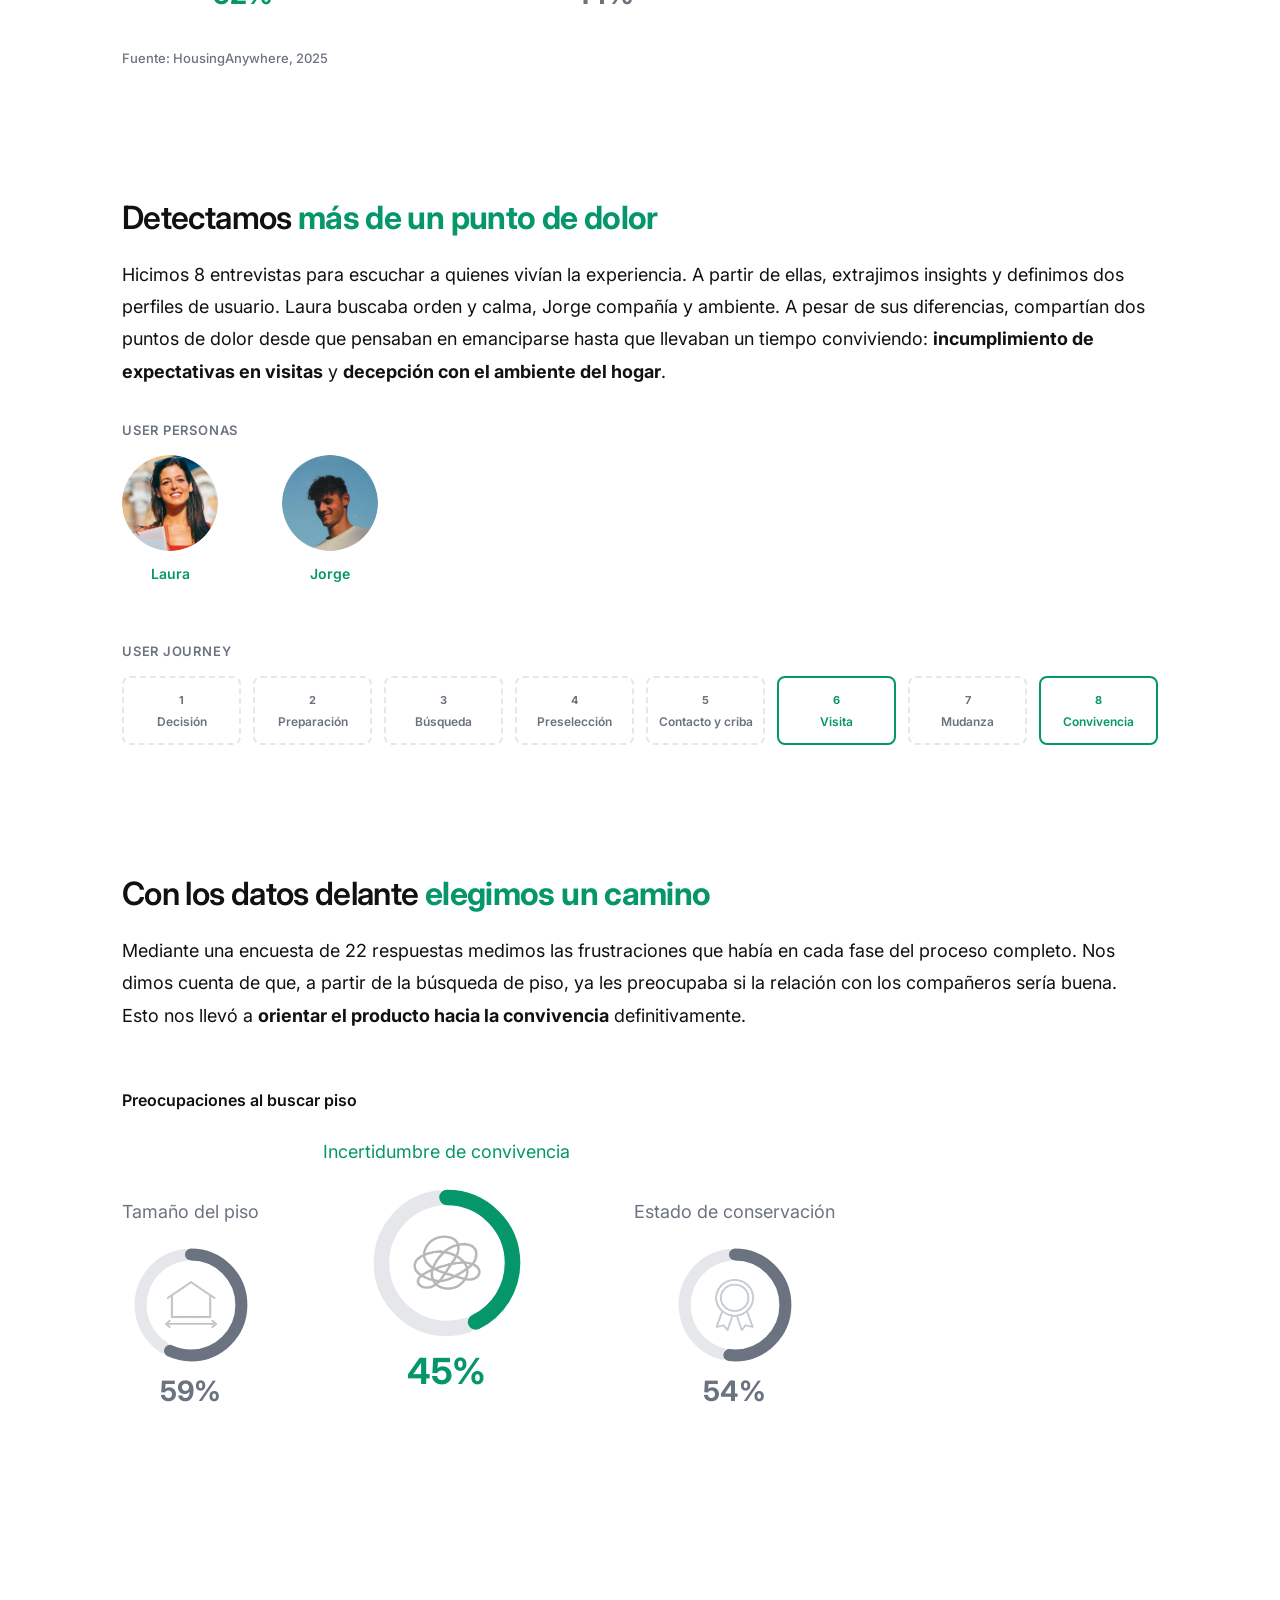
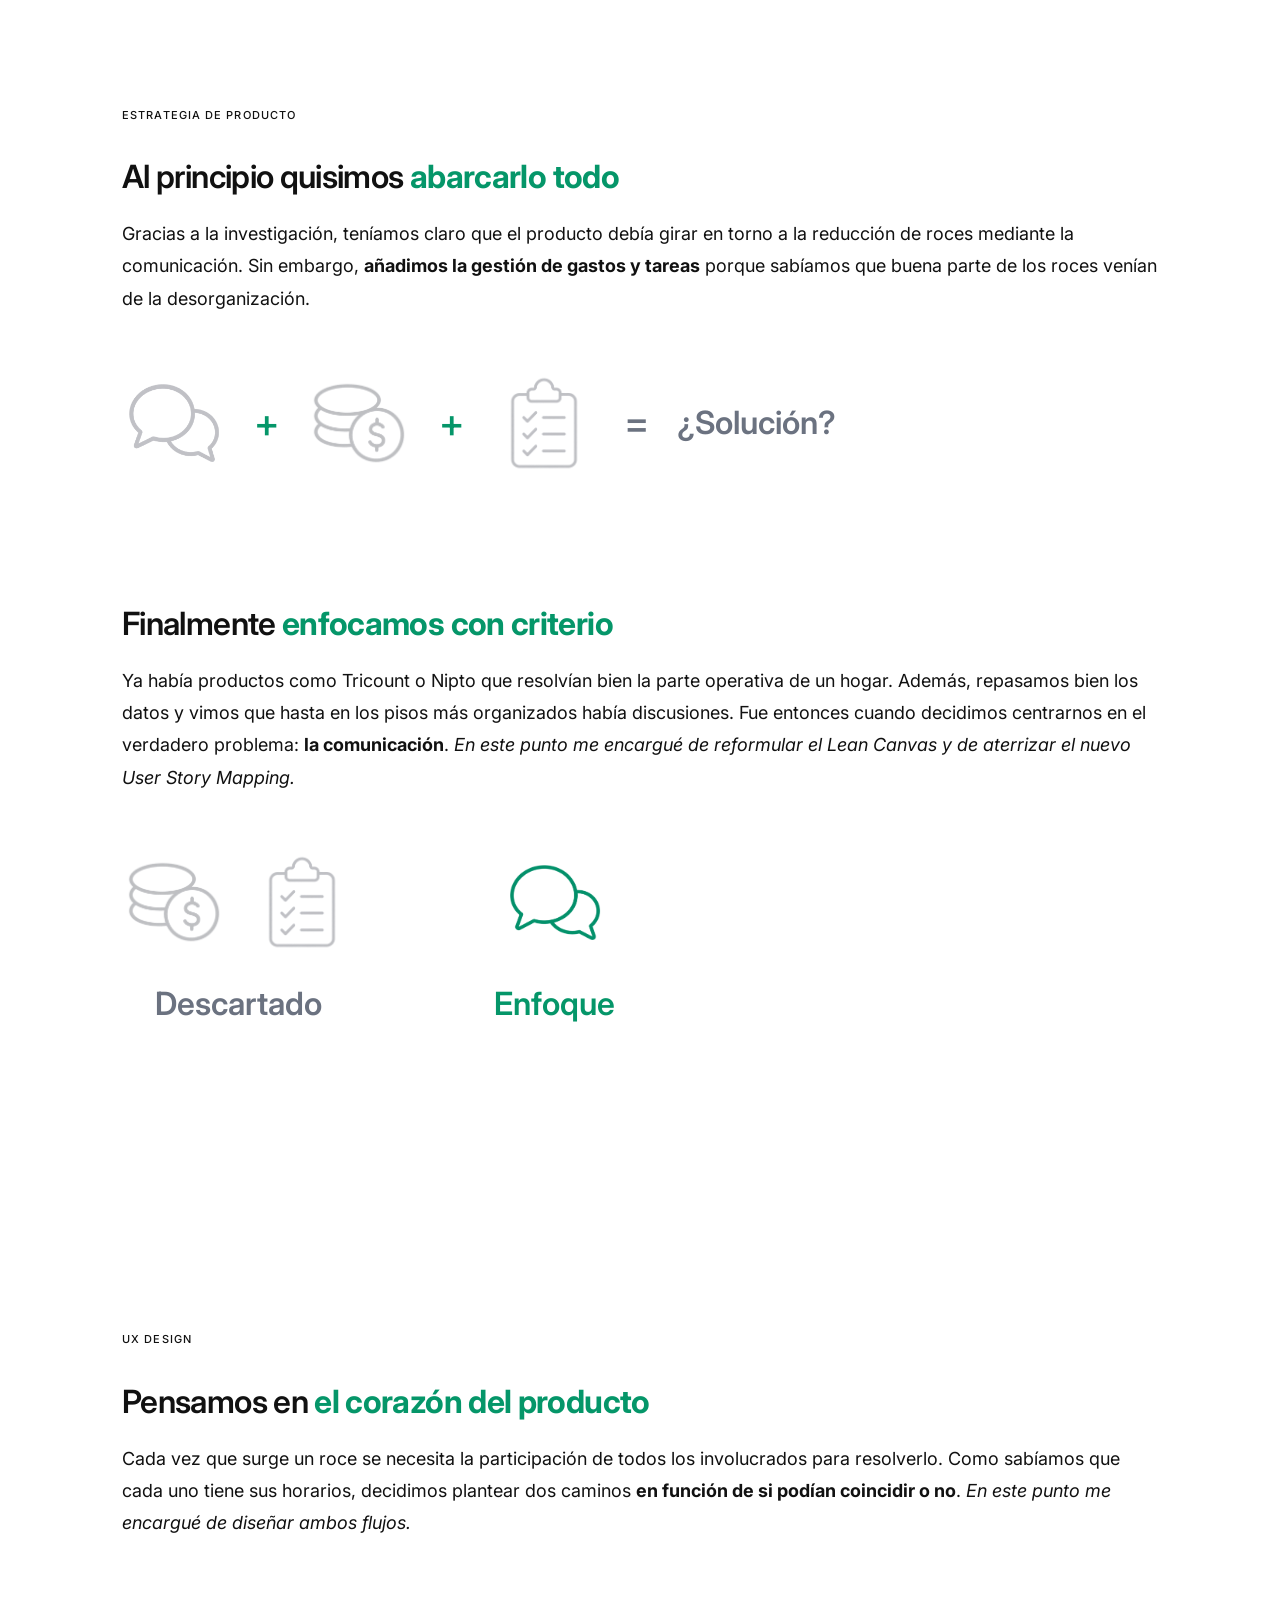
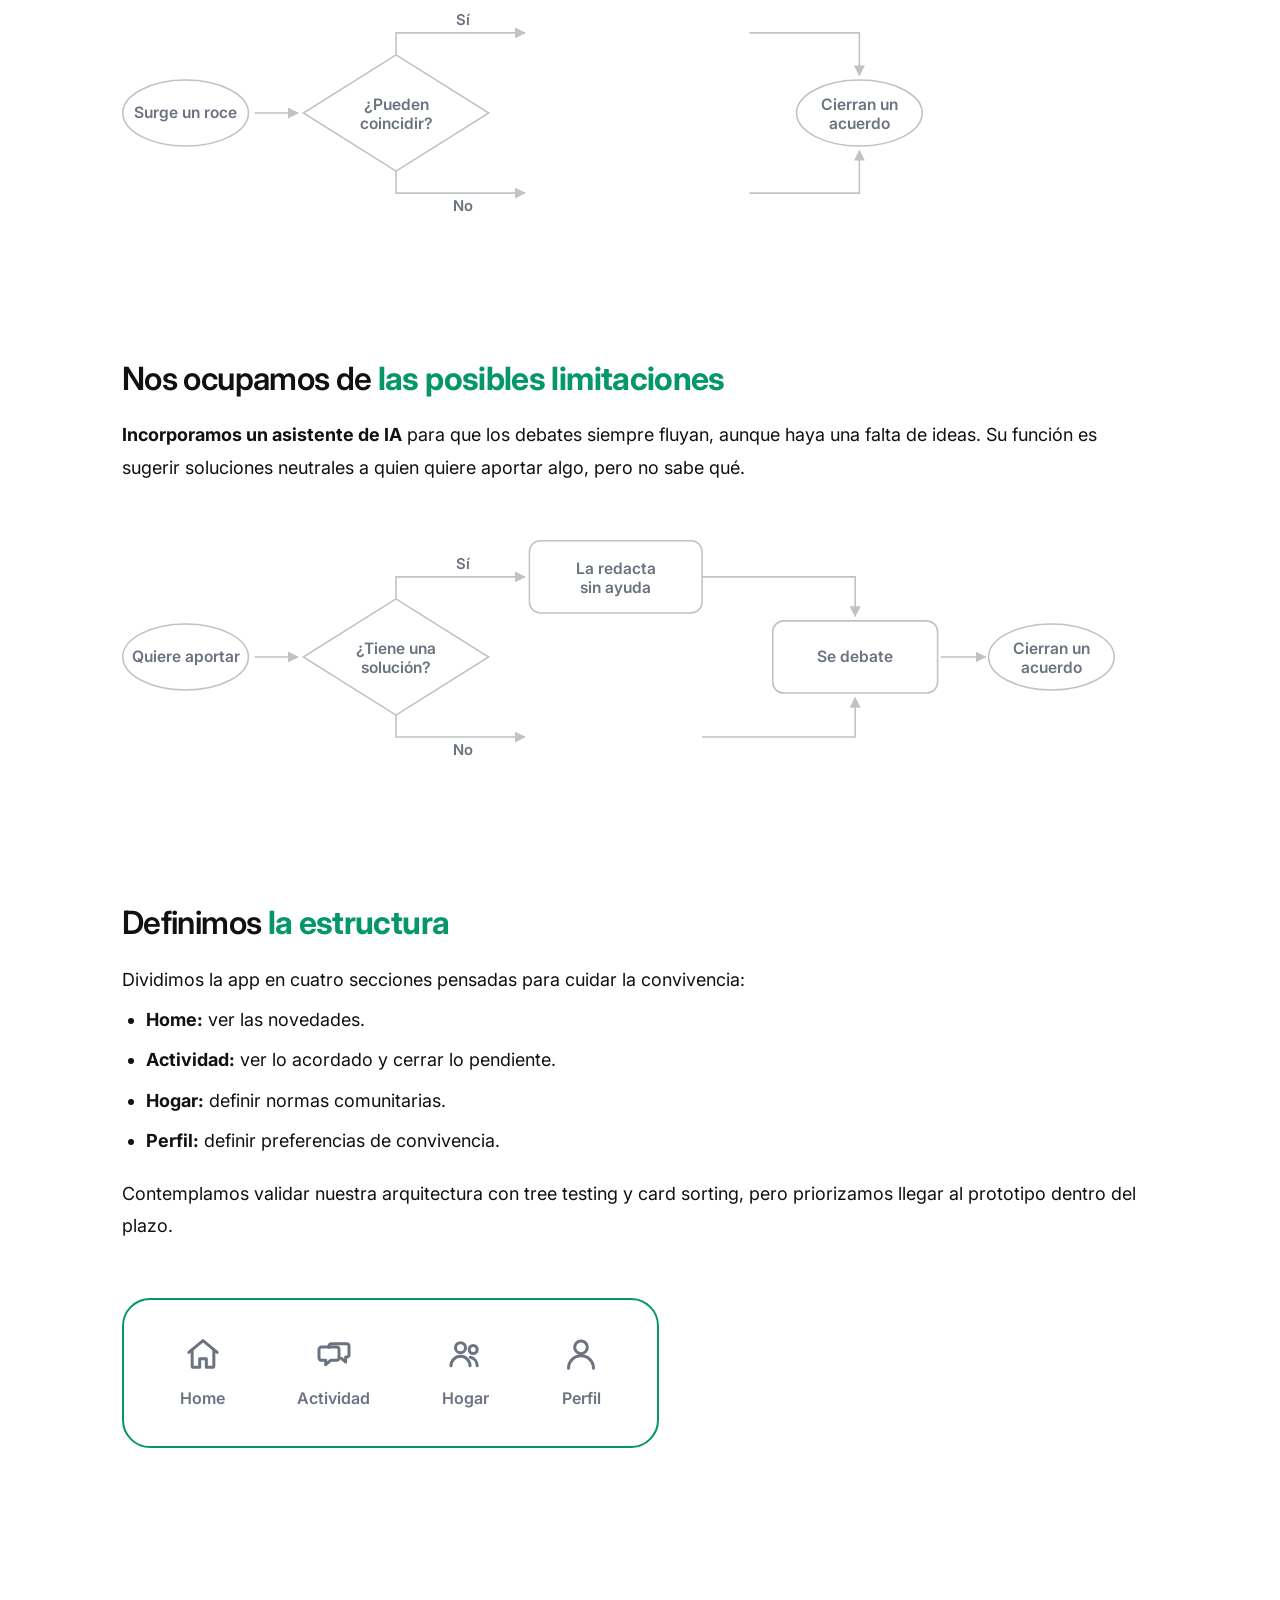
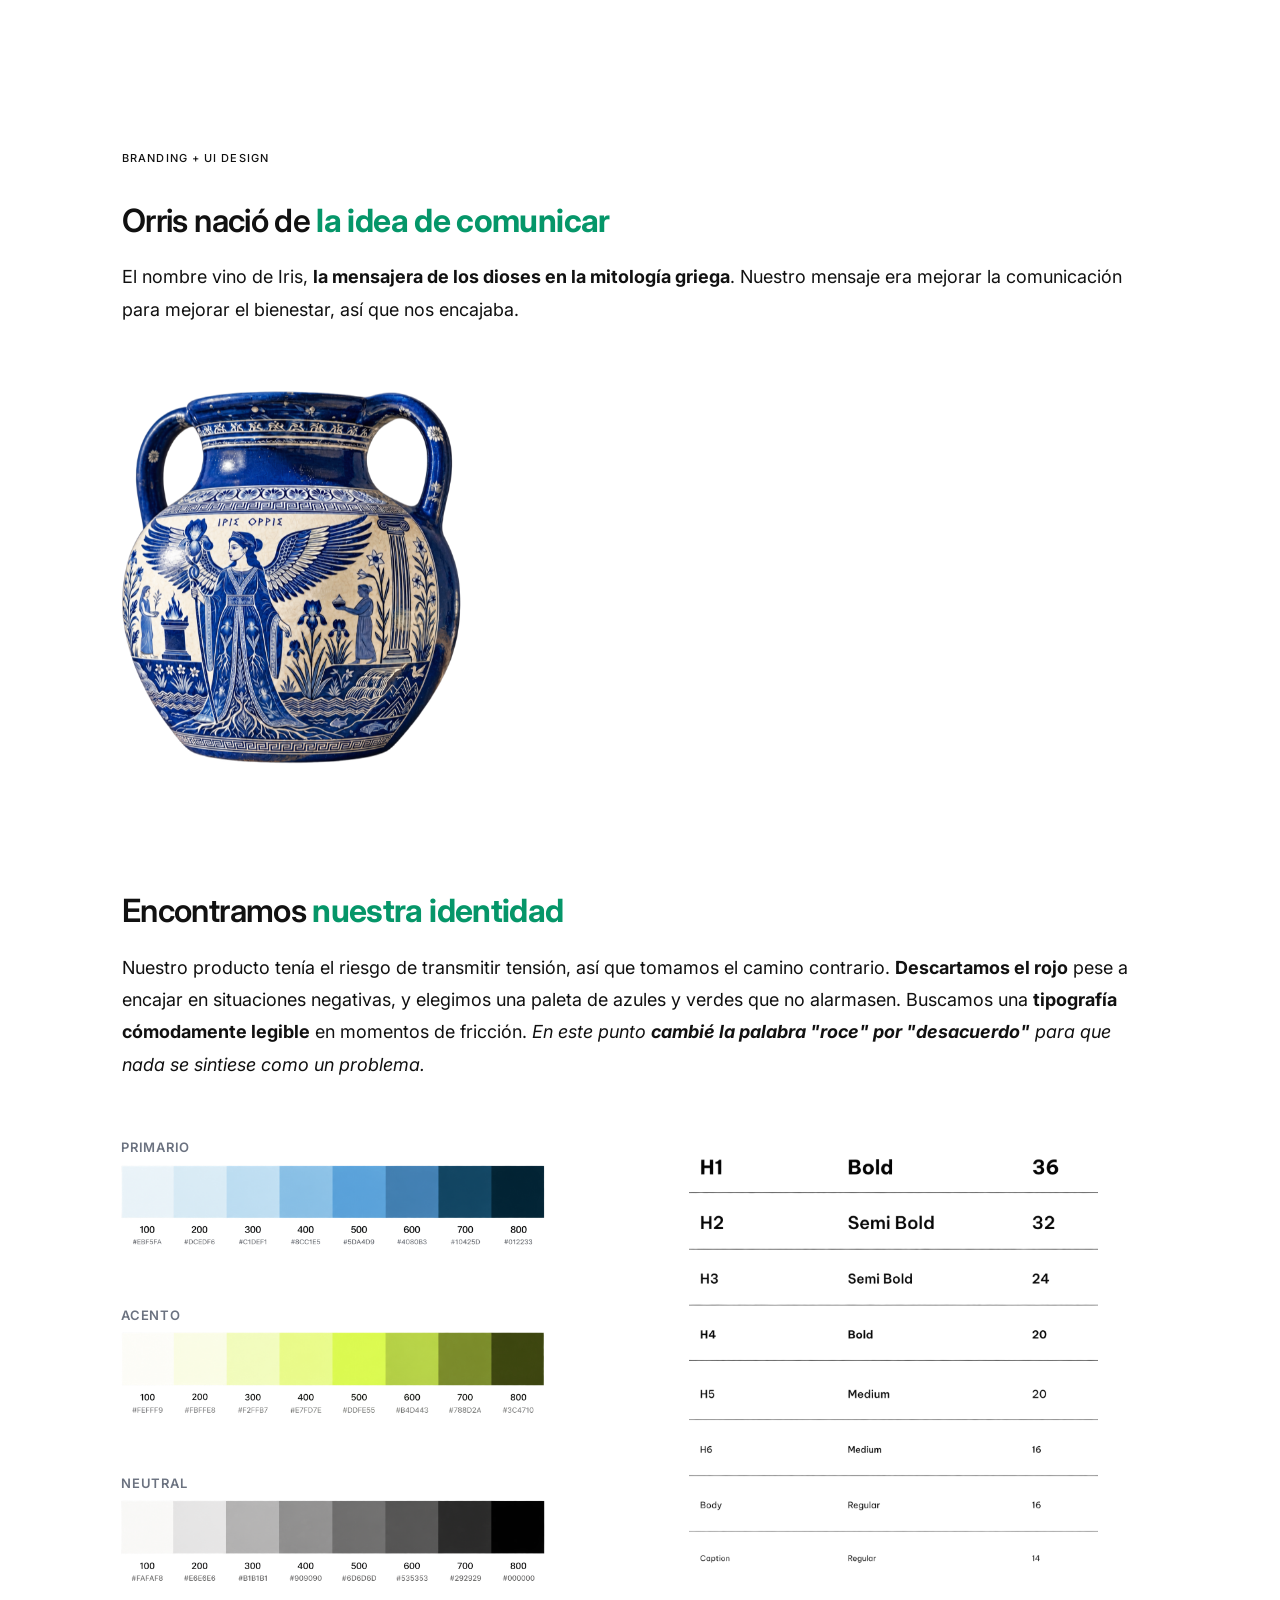
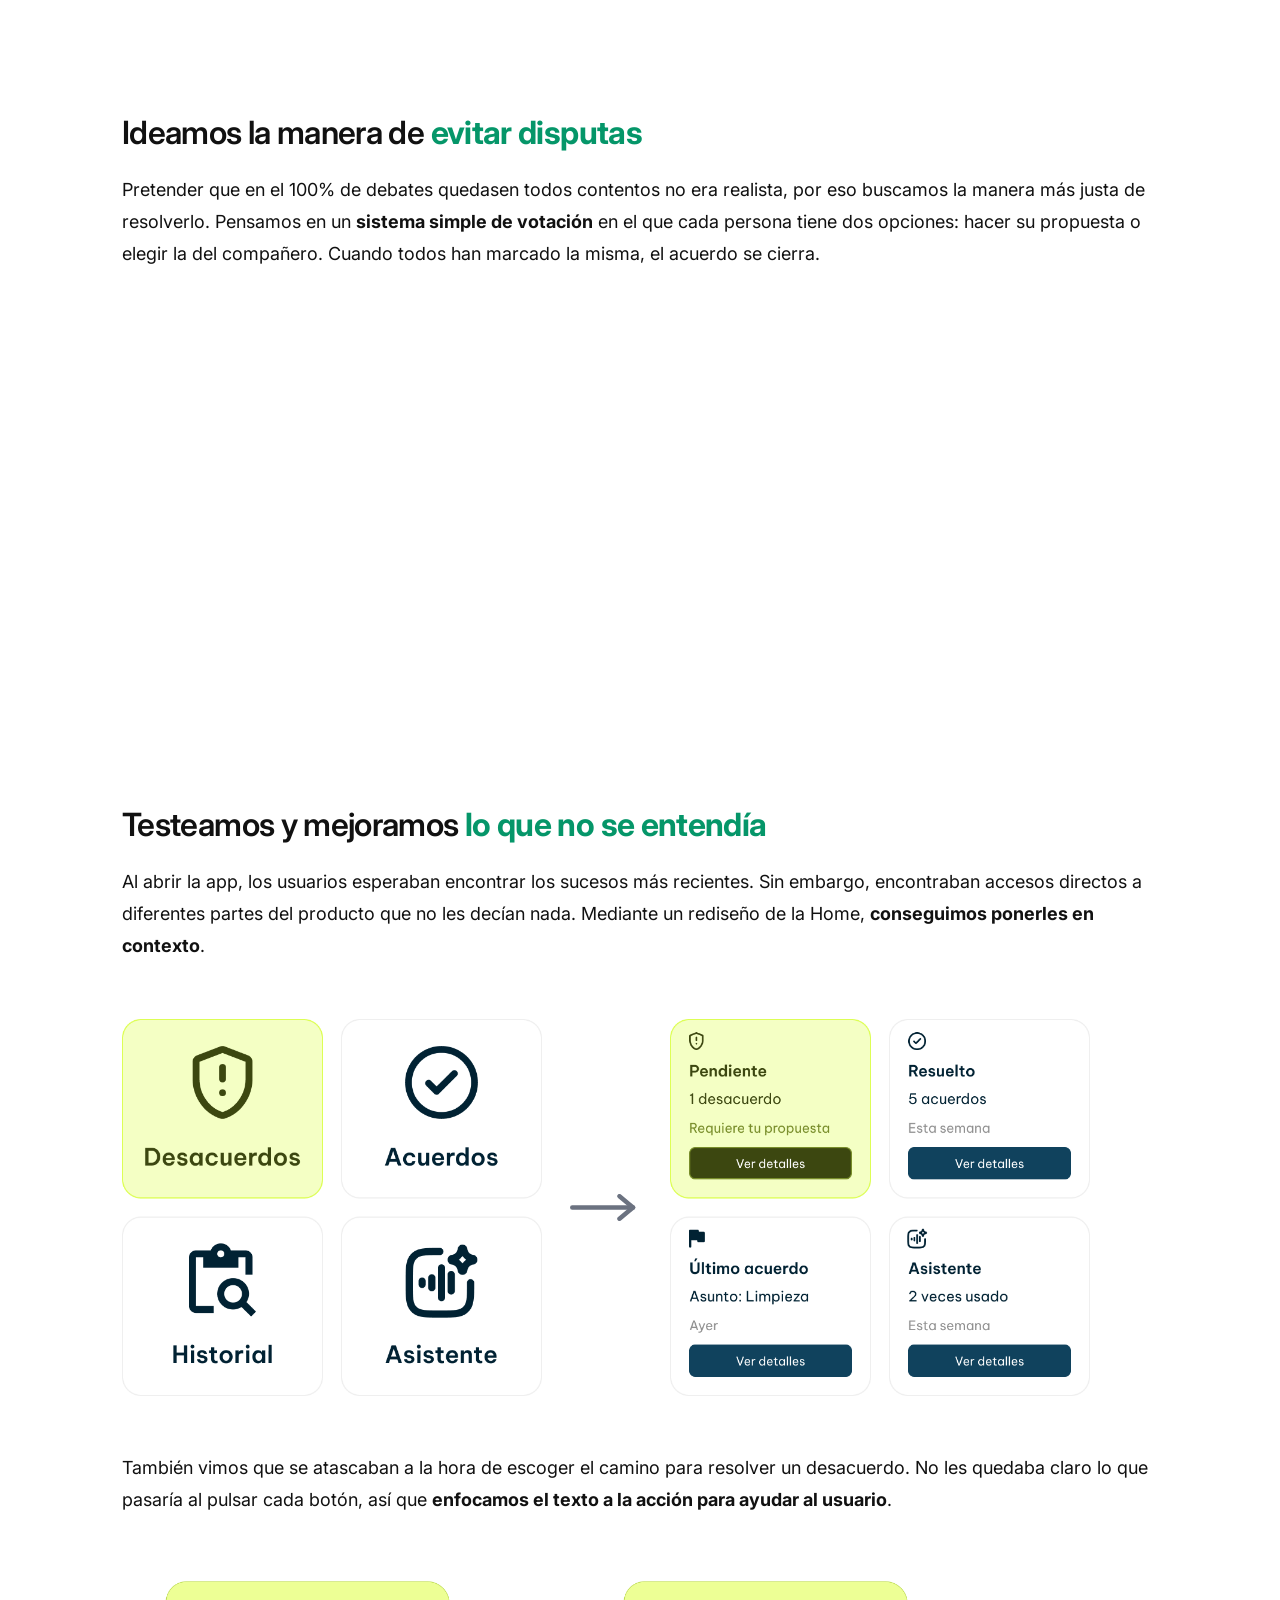
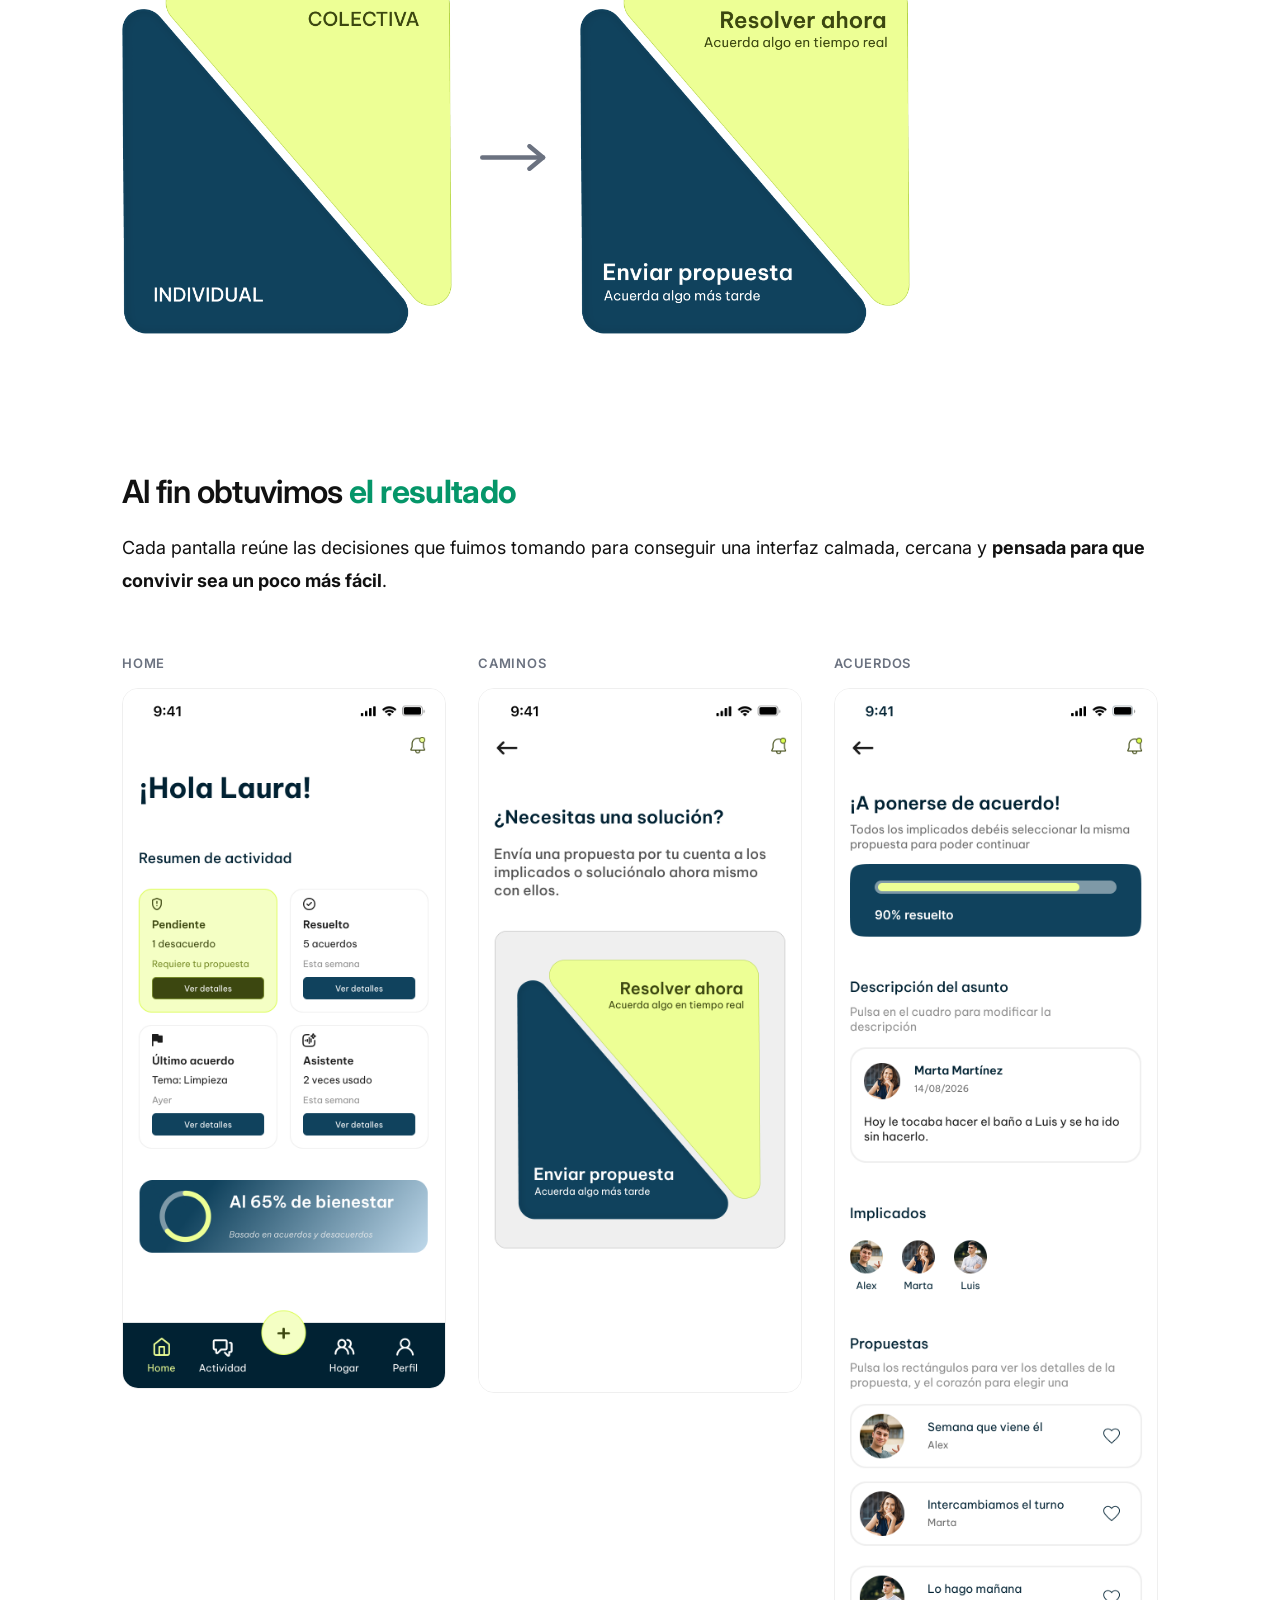
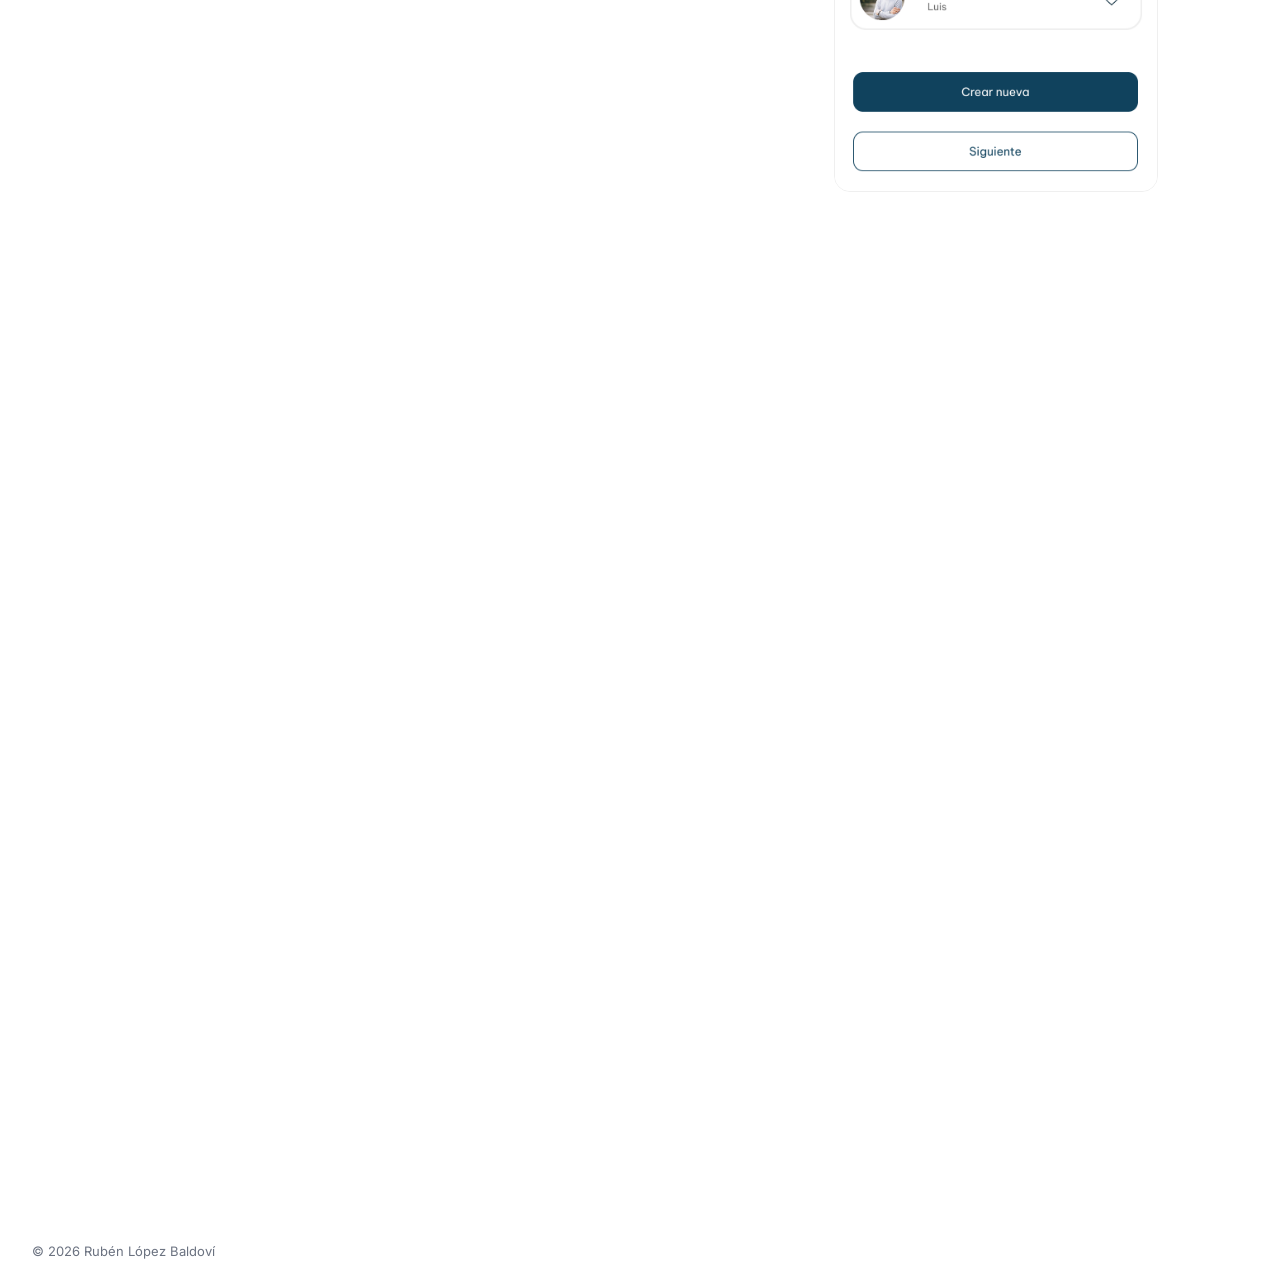
<file: orris.html>
<!DOCTYPE html>
<html lang="es">
<head>
  <meta charset="UTF-8">
  <meta name="viewport" content="width=device-width, initial-scale=1.0">
  <title>Orris — Caso de estudio · Rubén Baldoví</title>
  <meta name="description" content="Cómo diseñamos Orris, una app que ayuda a resolver conflictos de convivencia entre compañeros de piso.">
  <link rel="preconnect" href="https://fonts.googleapis.com">
  <link rel="preconnect" href="https://fonts.gstatic.com" crossorigin>
  <link href="https://fonts.googleapis.com/css2?family=Inter:ital,opsz,wght@0,14..32,400;0,14..32,500;0,14..32,600;0,14..32,700;1,14..32,400&display=swap" rel="stylesheet">
  <link rel="stylesheet" href="css/styles.css">
</head>
<body>

  <!-- NAV -->
  <nav class="nav nav--progress" id="nav">
    <div class="nav__inner">
      <a href="index.html" class="nav__logo">
        <img src="assets/images/logo.png" alt="RB" class="nav__logo-img">
        Rubén López Baldoví
      </a>
      <div class="nav__links">
        <a href="index.html#projects" class="nav__link">Trabajo</a>
        <a href="index.html#about" class="nav__link">Sobre mí</a>
        <a href="#contact" class="btn btn--nav">Hablemos</a>
      </div>
    </div>
  </nav>

  <main>

    <!-- HOOK / INTRO -->
    <section class="cs-section" id="hook">
      <div class="container">
        <div class="cs-hook__inner">
          <h1 class="cs-hook__title reveal">Orris</h1>
          <p class="cs-hook__tagline reveal"><span class="cs-hook__tagline-muted">El árbitro que</span> <span class="cs-hook__tagline-accent">tu convivencia necesita</span></p>

          <div class="cs-meta reveal">
            <div class="cs-meta__item">
              <span class="cs-meta__label">Modalidad</span>
              <span class="cs-meta__value">Grupal</span>
            </div>
            <div class="cs-meta__item">
              <span class="cs-meta__label">Función</span>
              <span class="cs-meta__value">Product Designer</span>
            </div>
            <div class="cs-meta__item">
              <span class="cs-meta__label">Resultado</span>
              <span class="cs-meta__value">Prototipo</span>
            </div>
            <div class="cs-meta__item">
              <span class="cs-meta__label">Duración</span>
              <span class="cs-meta__value">7 meses</span>
            </div>
          </div>

          <div class="cs-hook__body reveal">
            <p class="cs-hook__paragraph">Por cuestiones económicas, emanciparse solo ha dejado de ser una opción para la mayoría de los jóvenes. Compartir piso se ha vuelto la alternativa por defecto.</p>
            <p class="cs-hook__paragraph">Nadie te enseña a convivir y puede desgastar más de lo que parece:</p>
            <ul class="cs-hook__list">
              <li>"Siempre ocupas el baño a la misma hora"</li>
              <li>"¿Cuándo piensas bajar la basura?"</li>
              <li>"Hoy al final no has fregado el comedor"</li>
            </ul>
            <p class="cs-hook__paragraph">Aun con una buena organización los roces son inevitables, y <strong>sin una buena comunicación no hay bienestar.</strong></p>
            <p class="cs-hook__paragraph">Ahí es donde entra Orris. Una app que ayuda a resolver esos roces mediante <strong>acuerdos visibles</strong>, y que <strong>incorpora un asistente de IA</strong> para proponer soluciones neutrales cuando se necesita.</p>
            <div class="cs-hook__actions">
              <a href="#research" class="hero__cta">Seguir viendo <span class="hero__cta-arrow">↓</span></a>
            </div>
          </div>
        </div>
      </div>
    </section>

    <!-- INVESTIGACIÓN GENERATIVA -->
    <section class="cs-section" id="research">
      <div class="container">
        <p class="eyebrow eyebrow--dark reveal">INVESTIGACIÓN GENERATIVA</p>

        <div class="cs-subm reveal">
          <h3 class="cs-subm__title">Vimos que era <strong>algo muy común</strong></h3>
          <p class="cs-subm__text">Algunos de mis compañeros ya habían compartido piso, así que el tema nos tocaba de cerca. Lo intuíamos como algo habitual, pero al investigar vimos que en España <strong>era un fenómeno masivo y en aumento</strong>.</p>
          <div class="cs-stat-cols reveal">
            <div class="cs-stat-col">
              <p class="cs-stat-col__label cs-stat-col__label--accent">Jóvenes que comparten piso</p>
              <div class="cs-stat-row__chart">
                <div class="cs-donut">
                  <svg viewBox="0 0 100 100" class="cs-donut__svg">
                    <circle class="cs-donut__track" cx="50" cy="50" r="42" stroke-dasharray="120.67 263.89" stroke-dashoffset="-137.22"></circle>
                    <circle class="cs-donut__value" cx="50" cy="50" r="42" stroke-dasharray="263.89 263.89" stroke-dashoffset="263.89" data-target-offset="132.67"></circle>
                  </svg>
                  <img loading="lazy" src="assets/images/icon-comparten-piso.png" alt="" class="cs-donut__icon">
                </div>
                <div class="cs-donut__legend">
                  <span class="cs-donut__figure cs-donut__figure--accent">52%</span>
                </div>
              </div>
            </div>

            <div class="cs-stat-col">
              <p class="cs-stat-col__label cs-stat-col__label--muted">Jóvenes que viven solos</p>
              <div class="cs-stat-row__chart">
                <div class="cs-donut">
                  <svg viewBox="0 0 100 100" class="cs-donut__svg">
                    <circle class="cs-donut__track" cx="50" cy="50" r="42" stroke-dasharray="220.95 263.89" stroke-dashoffset="-36.95"></circle>
                    <circle class="cs-donut__value cs-donut__value--muted" cx="50" cy="50" r="42" stroke-dasharray="263.89 263.89" stroke-dashoffset="263.89" data-target-offset="232.95"></circle>
                  </svg>
                  <img loading="lazy" src="assets/images/icon-viven-solos.png" alt="" class="cs-donut__icon cs-donut__icon--sm">
                </div>
                <div class="cs-donut__legend">
                  <span class="cs-donut__figure cs-donut__figure--muted">14%</span>
                </div>
              </div>
            </div>
          </div>
          <p class="cs-stat-source">Fuente: HousingAnywhere, 2025</p>
        </div>

        <div class="cs-subm reveal">
          <h3 class="cs-subm__title">Detectamos <strong>más de un punto de dolor</strong></h3>
          <p class="cs-subm__text">Hicimos 8 entrevistas para escuchar a quienes vivían la experiencia. A partir de ellas, extrajimos insights y definimos dos perfiles de usuario. Laura buscaba orden y calma, Jorge compañía y ambiente. A pesar de sus diferencias, compartían dos puntos de dolor desde que pensaban en emanciparse hasta que llevaban un tiempo conviviendo: <strong>incumplimiento de expectativas en visitas</strong> y <strong>decepción con el ambiente del hogar</strong>.</p>
          <span class="cs-caption reveal">USER PERSONAS</span>
          <div class="cs-personas reveal">
            <div class="cs-persona">
              <img loading="lazy" src="assets/images/persona-laura.png" alt="Laura" class="cs-persona__photo">
              <span class="cs-persona__name">Laura</span>
            </div>
            <div class="cs-persona">
              <img loading="lazy" src="assets/images/persona-jorge.png" alt="Jorge" class="cs-persona__photo">
              <span class="cs-persona__name">Jorge</span>
            </div>
          </div>
          <span class="cs-caption reveal">USER JOURNEY</span>
          <div class="cs-journey reveal">
            <div class="cs-journey__step">
              <span class="cs-journey__number">1</span>
              <span class="cs-journey__label">Decisión</span>
            </div>
            <div class="cs-journey__step">
              <span class="cs-journey__number">2</span>
              <span class="cs-journey__label">Preparación</span>
            </div>
            <div class="cs-journey__step">
              <span class="cs-journey__number">3</span>
              <span class="cs-journey__label">Búsqueda</span>
            </div>
            <div class="cs-journey__step">
              <span class="cs-journey__number">4</span>
              <span class="cs-journey__label">Preselección</span>
            </div>
            <div class="cs-journey__step">
              <span class="cs-journey__number">5</span>
              <span class="cs-journey__label">Contacto y criba</span>
            </div>
            <div class="cs-journey__step cs-journey__step--accent">
              <span class="cs-journey__number">6</span>
              <span class="cs-journey__label">Visita</span>
            </div>
            <div class="cs-journey__step">
              <span class="cs-journey__number">7</span>
              <span class="cs-journey__label">Mudanza</span>
            </div>
            <div class="cs-journey__step cs-journey__step--accent">
              <span class="cs-journey__number">8</span>
              <span class="cs-journey__label">Convivencia</span>
            </div>
          </div>
        </div>

        <div class="cs-subm reveal">
          <h3 class="cs-subm__title">Con los datos delante <strong>elegimos un camino</strong></h3>
          <p class="cs-subm__text">Mediante una encuesta de 22 respuestas medimos las frustraciones que había en cada fase del proceso completo. Nos dimos cuenta de que, a partir de la búsqueda de piso, ya les preocupaba si la relación con los compañeros sería buena. Esto nos llevó a <strong>orientar el producto hacia la convivencia</strong> definitivamente.</p>
          <p class="cs-donuts-title reveal">Preocupaciones al buscar piso</p>
          <div class="cs-donut-trio reveal">
            <div class="cs-stat-col">
              <p class="cs-stat-col__label cs-stat-col__label--muted">Tamaño del piso</p>
              <div class="cs-stat-row__chart">
                <div class="cs-donut">
                  <svg viewBox="0 0 100 100" class="cs-donut__svg">
                    <circle class="cs-donut__track" cx="50" cy="50" r="42" stroke-dasharray="102.19 263.89" stroke-dashoffset="-155.70"></circle>
                    <circle class="cs-donut__value cs-donut__value--muted" cx="50" cy="50" r="42" stroke-dasharray="263.89 263.89" stroke-dashoffset="263.89" data-target-offset="114.19"></circle>
                  </svg>
                  <img loading="lazy" src="assets/images/icon-tamano-piso.png" alt="" class="cs-donut__icon">
                </div>
                <div class="cs-donut__legend">
                  <span class="cs-donut__figure cs-donut__figure--muted">59%</span>
                </div>
              </div>
            </div>

            <div class="cs-stat-col cs-donut-trio__item--center">
              <p class="cs-stat-col__label cs-stat-col__label--accent">Incertidumbre de convivencia</p>
              <div class="cs-stat-row__chart">
                <div class="cs-donut">
                  <svg viewBox="0 0 100 100" class="cs-donut__svg cs-donut__svg--lg">
                    <circle class="cs-donut__track" cx="50" cy="50" r="42" stroke-dasharray="139.14 263.89" stroke-dashoffset="-118.75"></circle>
                    <circle class="cs-donut__value" cx="50" cy="50" r="42" stroke-dasharray="263.89 263.89" stroke-dashoffset="263.89" data-target-offset="151.14"></circle>
                  </svg>
                  <img loading="lazy" src="assets/images/icon-incertidumbre-convivencia.png" alt="" class="cs-donut__icon cs-donut__icon--lg">
                </div>
                <div class="cs-donut__legend">
                  <span class="cs-donut__figure cs-donut__figure--lg cs-donut__figure--accent">45%</span>
                </div>
              </div>
            </div>

            <div class="cs-stat-col">
              <p class="cs-stat-col__label cs-stat-col__label--muted">Estado de conservación</p>
              <div class="cs-stat-row__chart">
                <div class="cs-donut">
                  <svg viewBox="0 0 100 100" class="cs-donut__svg">
                    <circle class="cs-donut__track" cx="50" cy="50" r="42" stroke-dasharray="115.39 263.89" stroke-dashoffset="-142.50"></circle>
                    <circle class="cs-donut__value cs-donut__value--muted" cx="50" cy="50" r="42" stroke-dasharray="263.89 263.89" stroke-dashoffset="263.89" data-target-offset="127.39"></circle>
                  </svg>
                  <img loading="lazy" src="assets/images/icon-estado-conservacion.png" alt="" class="cs-donut__icon">
                </div>
                <div class="cs-donut__legend">
                  <span class="cs-donut__figure cs-donut__figure--muted">54%</span>
                </div>
              </div>
            </div>
          </div>
        </div>
      </div>
    </section>

    <!-- ESTRATEGIA DE PRODUCTO -->
    <section class="cs-section" id="strategy">
      <div class="container">
        <p class="eyebrow eyebrow--dark reveal">ESTRATEGIA DE PRODUCTO</p>

        <div class="cs-subm reveal">
          <h3 class="cs-subm__title">Al principio quisimos <strong>abarcarlo todo</strong></h3>
          <p class="cs-subm__text">Gracias a la investigación, teníamos claro que el producto debía girar en torno a la reducción de roces mediante la comunicación. Sin embargo, <strong>añadimos la gestión de gastos y tareas</strong> porque sabíamos que buena parte de los roces venían de la desorganización.</p>
          <div class="cs-equation reveal">
            <img loading="lazy" src="assets/images/icon-comunicacion.png" alt="" class="cs-equation__icon">
            <span class="cs-equation__sign cs-equation__sign--accent">+</span>
            <img loading="lazy" src="assets/images/icon-gastos.png" alt="" class="cs-equation__icon">
            <span class="cs-equation__sign cs-equation__sign--accent">+</span>
            <img loading="lazy" src="assets/images/icon-tareas.png" alt="" class="cs-equation__icon">
            <span class="cs-equation__sign">=</span>
            <span class="cs-equation__result">¿Solución?</span>
          </div>
        </div>

        <div class="cs-subm reveal">
          <h3 class="cs-subm__title">Finalmente <strong>enfocamos con criterio</strong></h3>
          <p class="cs-subm__text">Ya había productos como Tricount o Nipto que resolvían bien la parte operativa de un hogar. Además, repasamos bien los datos y vimos que hasta en los pisos más organizados había discusiones. Fue entonces cuando decidimos centrarnos en el verdadero problema: <strong>la comunicación</strong>. <em>En este punto me encargué de reformular el Lean Canvas y de aterrizar el nuevo User Story Mapping.</em></p>
          <div class="cs-choice reveal">
            <div class="cs-choice__group">
              <div class="cs-choice__icons">
                <img loading="lazy" src="assets/images/icon-gastos.png" alt="" class="cs-choice__icon">
                <img loading="lazy" src="assets/images/icon-tareas.png" alt="" class="cs-choice__icon">
              </div>
              <span class="cs-choice__label">Descartado</span>
            </div>
            <div class="cs-choice__group">
              <div class="cs-choice__icons">
                <img loading="lazy" src="assets/images/icon-comunicacion-verde.png" alt="" class="cs-choice__icon">
              </div>
              <span class="cs-choice__label cs-choice__label--accent">Enfoque</span>
            </div>
          </div>
        </div>
      </div>
    </section>

    <!-- UX DESIGN -->
    <section class="cs-section" id="ux">
      <div class="container">
        <p class="eyebrow eyebrow--dark reveal">UX DESIGN</p>

        <div class="cs-subm reveal">
          <h3 class="cs-subm__title">Pensamos en <strong>el corazón del producto</strong></h3>
          <p class="cs-subm__text">Cada vez que surge un roce se necesita la participación de todos los involucrados para resolverlo. Como sabíamos que cada uno tiene sus horarios, decidimos plantear dos caminos <strong>en función de si podían coincidir o no</strong>. <em>En este punto me encargué de diseñar ambos flujos.</em></p>
          <div class="cs-flow reveal">
            <svg class="cs-flow__svg" viewBox="1 51 1020 298" role="img" aria-label="Flujo: surge un roce, se decide si pueden coincidir; si sí, lo debaten al momento y juntos; si no, lo debaten más tarde y por separado; en ambos casos cierran un acuerdo">
              <defs>
                <marker id="orris-flow-arrow" viewBox="0 0 10 10" refX="9" refY="5" markerWidth="7" markerHeight="7" orient="auto-start-reverse">
                  <path class="cs-flow__arrowhead" d="M0 0 10 5 0 10 Z"/>
                </marker>
              </defs>

              <g class="cs-flow__base">
                <line class="cs-flow__line" x1="170" y1="200" x2="225" y2="200" marker-end="url(#orris-flow-arrow)"/>
                <path class="cs-flow__line" d="M350 126 V98 H514" marker-end="url(#orris-flow-arrow)"/>
                <path class="cs-flow__line" d="M350 274 V302 H514" marker-end="url(#orris-flow-arrow)"/>
                <path class="cs-flow__line" d="M800 98 H940 V152" marker-end="url(#orris-flow-arrow)"/>
                <path class="cs-flow__line" d="M800 302 H940 V248" marker-end="url(#orris-flow-arrow)"/>

                <ellipse class="cs-flow__shape" cx="82" cy="200" rx="80" ry="42"/>
                <text class="cs-flow__text" x="82" y="200" text-anchor="middle" dominant-baseline="central">Surge un roce</text>

                <path class="cs-flow__shape" d="M350 126 468 200 350 274 232 200 Z"/>
                <text class="cs-flow__text" x="350" y="189" text-anchor="middle" dominant-baseline="central">¿Pueden</text>
                <text class="cs-flow__text" x="350" y="213" text-anchor="middle" dominant-baseline="central">coincidir?</text>

                <text class="cs-flow__branch" x="435" y="82" text-anchor="middle" dominant-baseline="central">Sí</text>
                <text class="cs-flow__branch" x="435" y="318" text-anchor="middle" dominant-baseline="central">No</text>

                <ellipse class="cs-flow__shape" cx="940" cy="200" rx="80" ry="42"/>
                <text class="cs-flow__text" x="940" y="189" text-anchor="middle" dominant-baseline="central">Cierran un</text>
                <text class="cs-flow__text" x="940" y="213" text-anchor="middle" dominant-baseline="central">acuerdo</text>
              </g>

              <g class="cs-flow__accent-group">
                <rect class="cs-flow__shape cs-flow__shape--accent" x="520" y="52" width="280" height="92" rx="14"/>
                <text class="cs-flow__text cs-flow__text--accent" x="660" y="87" text-anchor="middle" dominant-baseline="central">Lo debaten al momento</text>
                <text class="cs-flow__text cs-flow__text--accent" x="660" y="111" text-anchor="middle" dominant-baseline="central">y juntos</text>

                <rect class="cs-flow__shape cs-flow__shape--accent" x="520" y="256" width="280" height="92" rx="14"/>
                <text class="cs-flow__text cs-flow__text--accent" x="660" y="291" text-anchor="middle" dominant-baseline="central">Lo debaten más tarde</text>
                <text class="cs-flow__text cs-flow__text--accent" x="660" y="315" text-anchor="middle" dominant-baseline="central">y por separado</text>
              </g>
            </svg>
          </div>
        </div>

        <div class="cs-subm reveal">
          <h3 class="cs-subm__title">Nos ocupamos de <strong>las posibles limitaciones</strong></h3>
          <p class="cs-subm__text"><strong>Incorporamos un asistente de IA</strong> para que los debates siempre fluyan, aunque haya una falta de ideas. Su función es sugerir soluciones neutrales a quien quiere aportar algo, pero no sabe qué.</p>
          <div class="cs-flow reveal">
            <svg class="cs-flow__svg cs-flow__svg--wide" viewBox="1 51 1265 298" role="img" aria-label="Flujo: quiere aportar; si tiene una solución la redacta sin ayuda, si no la redacta el asistente; en ambos casos se debate y cierran un acuerdo">
              <defs>
                <marker id="orris-flow-arrow-2" viewBox="0 0 10 10" refX="9" refY="5" markerWidth="7" markerHeight="7" orient="auto-start-reverse">
                  <path class="cs-flow__arrowhead" d="M0 0 10 5 0 10 Z"/>
                </marker>
              </defs>

              <g class="cs-flow__base">
                <line class="cs-flow__line" x1="170" y1="200" x2="225" y2="200" marker-end="url(#orris-flow-arrow-2)"/>
                <path class="cs-flow__line" d="M350 126 V98 H514" marker-end="url(#orris-flow-arrow-2)"/>
                <path class="cs-flow__line" d="M350 274 V302 H514" marker-end="url(#orris-flow-arrow-2)"/>
                <path class="cs-flow__line" d="M740 98 H935 V148" marker-end="url(#orris-flow-arrow-2)"/>
                <path class="cs-flow__line" d="M740 302 H935 V252" marker-end="url(#orris-flow-arrow-2)"/>
                <line class="cs-flow__line" x1="1044" y1="200" x2="1101" y2="200" marker-end="url(#orris-flow-arrow-2)"/>

                <ellipse class="cs-flow__shape" cx="82" cy="200" rx="80" ry="42"/>
                <text class="cs-flow__text" x="82" y="200" text-anchor="middle" dominant-baseline="central">Quiere aportar</text>

                <path class="cs-flow__shape" d="M350 126 468 200 350 274 232 200 Z"/>
                <text class="cs-flow__text" x="350" y="189" text-anchor="middle" dominant-baseline="central">¿Tiene una</text>
                <text class="cs-flow__text" x="350" y="213" text-anchor="middle" dominant-baseline="central">solución?</text>

                <text class="cs-flow__branch" x="435" y="82" text-anchor="middle" dominant-baseline="central">Sí</text>
                <text class="cs-flow__branch" x="435" y="318" text-anchor="middle" dominant-baseline="central">No</text>

                <rect class="cs-flow__shape" x="520" y="52" width="220" height="92" rx="14"/>
                <text class="cs-flow__text" x="630" y="87" text-anchor="middle" dominant-baseline="central">La redacta</text>
                <text class="cs-flow__text" x="630" y="111" text-anchor="middle" dominant-baseline="central">sin ayuda</text>

                <rect class="cs-flow__shape" x="830" y="154" width="210" height="92" rx="14"/>
                <text class="cs-flow__text" x="935" y="200" text-anchor="middle" dominant-baseline="central">Se debate</text>

                <ellipse class="cs-flow__shape" cx="1185" cy="200" rx="80" ry="42"/>
                <text class="cs-flow__text" x="1185" y="189" text-anchor="middle" dominant-baseline="central">Cierran un</text>
                <text class="cs-flow__text" x="1185" y="213" text-anchor="middle" dominant-baseline="central">acuerdo</text>
              </g>

              <g class="cs-flow__accent-group">
                <image href="assets/images/icon-asistente.png" x="608" y="202" width="44" height="44"/>
                <rect class="cs-flow__shape cs-flow__shape--accent" x="520" y="256" width="220" height="92" rx="14"/>
                <text class="cs-flow__text cs-flow__text--accent" x="630" y="291" text-anchor="middle" dominant-baseline="central">La redacta el</text>
                <text class="cs-flow__text cs-flow__text--accent" x="630" y="315" text-anchor="middle" dominant-baseline="central">asistente</text>
              </g>
            </svg>
          </div>
        </div>

        <div class="cs-subm reveal">
          <h3 class="cs-subm__title">Definimos <strong>la estructura</strong></h3>
          <p class="cs-subm__text">Dividimos la app en cuatro secciones pensadas para cuidar la convivencia:</p>
          <ul class="cs-hook__list">
            <li><strong>Home:</strong> ver las novedades.</li>
            <li><strong>Actividad:</strong> ver lo acordado y cerrar lo pendiente.</li>
            <li><strong>Hogar:</strong> definir normas comunitarias.</li>
            <li><strong>Perfil:</strong> definir preferencias de convivencia.</li>
          </ul>
          <p class="cs-subm__text">Contemplamos validar nuestra arquitectura con tree testing y card sorting, pero priorizamos llegar al prototipo dentro del plazo.</p>
          <div class="cs-navbar reveal">
            <div class="cs-navbar__item">
              <svg class="cs-navbar__icon" viewBox="0 0 24 24" fill="none" stroke="currentColor" stroke-width="1.8" stroke-linecap="round" stroke-linejoin="round" aria-hidden="true">
                <path d="M3.5 11 12 4l8.5 7"/>
                <path d="M5.5 9.8V19a1 1 0 0 0 1 1H10v-5.2h4V20h3.5a1 1 0 0 0 1-1V9.8"/>
              </svg>
              <span class="cs-navbar__label">Home</span>
            </div>
            <div class="cs-navbar__item">
              <svg class="cs-navbar__icon" viewBox="0 0 24 24" fill="none" stroke="currentColor" stroke-width="1.8" stroke-linecap="round" stroke-linejoin="round" aria-hidden="true">
                <g transform="translate(0 2.8)">
                  <path d="M3 6.5A1.5 1.5 0 0 1 4.5 5h9A1.5 1.5 0 0 1 15 6.5v5A1.5 1.5 0 0 1 13.5 13H10l-3 2.6V13H4.5A1.5 1.5 0 0 1 3 11.5Z"/>
                  <path d="M9 5.2V4.5A1.5 1.5 0 0 1 10.5 3h9A1.5 1.5 0 0 1 21 4.5v5A1.5 1.5 0 0 1 19.5 11H19v3l-2.6-2.2"/>
                </g>
              </svg>
              <span class="cs-navbar__label">Actividad</span>
            </div>
            <div class="cs-navbar__item">
              <svg class="cs-navbar__icon" viewBox="0 0 24 24" fill="none" stroke="currentColor" stroke-width="1.8" stroke-linecap="round" stroke-linejoin="round" aria-hidden="true">
                <circle cx="8.7" cy="8.2" r="3"/>
                <path d="M3 19c0-3.1 2.6-5.6 5.7-5.6s5.7 2.5 5.7 5.6"/>
                <circle cx="16.3" cy="9.3" r="2.4"/>
                <path d="M14.6 13.9c2.3.5 4.1 2.5 4.1 5.1"/>
              </svg>
              <span class="cs-navbar__label">Hogar</span>
            </div>
            <div class="cs-navbar__item">
              <svg class="cs-navbar__icon" viewBox="0 0 24 24" fill="none" stroke="currentColor" stroke-width="1.8" stroke-linecap="round" stroke-linejoin="round" aria-hidden="true">
                <circle cx="12" cy="8" r="3.8"/>
                <path d="M4.5 20.5c0-4.1 3.4-7.5 7.5-7.5s7.5 3.4 7.5 7.5"/>
              </svg>
              <span class="cs-navbar__label">Perfil</span>
            </div>
          </div>
        </div>
      </div>
    </section>

    <!-- UI DESIGN -->
    <section class="cs-section" id="ui">
      <div class="container">
        <p class="eyebrow eyebrow--dark reveal">BRANDING + UI DESIGN</p>

        <div class="cs-subm reveal">
          <h3 class="cs-subm__title">Orris nació de <strong>la idea de comunicar</strong></h3>
          <p class="cs-subm__text">El nombre vino de Iris, <strong>la mensajera de los dioses en la mitología griega</strong>. Nuestro mensaje era mejorar la comunicación para mejorar el bienestar, así que nos encajaba.</p>
          <div class="cs-figure reveal">
            <img loading="lazy" src="assets/images/iris-jarron.png" alt="Jarrón de cerámica con la escena de Iris, la mensajera de los dioses" class="cs-figure__img">
          </div>
        </div>

        <div class="cs-subm reveal">
          <h3 class="cs-subm__title">Encontramos <strong>nuestra identidad</strong></h3>
          <p class="cs-subm__text">Nuestro producto tenía el riesgo de transmitir tensión, así que tomamos el camino contrario. <strong>Descartamos el rojo</strong> pese a encajar en situaciones negativas, y elegimos una paleta de azules y verdes que no alarmasen. Buscamos una <strong>tipografía cómodamente legible</strong> en momentos de fricción. <em>En este punto <strong>cambié la palabra "roce" por "desacuerdo"</strong> para que nada se sintiese como un problema.</em></p>
          <div class="cs-brand reveal">
            <div class="cs-brand__palettes">
              <div class="cs-brand__item">
                <span class="cs-brand__label">PRIMARIO</span>
                <img loading="lazy" src="assets/images/paleta-azul.png" alt="Paleta de azules, del tono 100 al 800" class="cs-brand__palette">
              </div>
              <div class="cs-brand__item">
                <span class="cs-brand__label">ACENTO</span>
                <img loading="lazy" src="assets/images/paleta-verde.png" alt="Paleta de verdes, del tono 100 al 800" class="cs-brand__palette">
              </div>
              <div class="cs-brand__item">
                <span class="cs-brand__label">NEUTRAL</span>
                <img loading="lazy" src="assets/images/paleta-gris.png" alt="Paleta de grises, del tono 100 al 800" class="cs-brand__palette">
              </div>
            </div>

            <div class="cs-brand__type">
              <img loading="lazy" src="assets/images/tipografia.png" alt="Escala tipográfica: estilo, peso y tamaño de H1 a Caption" class="cs-brand__type-img">
            </div>
          </div>
        </div>

        <div class="cs-subm reveal">
          <h3 class="cs-subm__title">Ideamos la manera de <strong>evitar disputas</strong></h3>
          <p class="cs-subm__text">Pretender que en el 100% de debates quedasen todos contentos no era realista, por eso buscamos la manera más justa de resolverlo. Pensamos en un <strong>sistema simple de votación</strong> en el que cada persona tiene dos opciones: hacer su propuesta o elegir la del compañero. Cuando todos han marcado la misma, el acuerdo se cierra.</p>
          <div class="cs-vote reveal">
            <div class="cs-vote__set">
              <img loading="lazy" src="assets/images/card-alex.png?v=2" alt="Propuesta de Alex" class="cs-vote__card cs-vote__card--a">
              <div class="cs-vote__press">
                <img loading="lazy" src="assets/images/card-marta.png?v=2" alt="Propuesta de Marta" class="cs-vote__card cs-vote__card--b">
                <img loading="lazy" src="assets/images/card-marta.png?v=2" alt="" aria-hidden="true" class="cs-vote__veil">
                <img loading="lazy" src="assets/images/card-seleccionada-1.png?v=2" alt="La propuesta de Marta, con 1 voto" class="cs-vote__sel cs-vote__sel--1">
                <img loading="lazy" src="assets/images/card-seleccionada-2.png?v=2" alt="La propuesta de Marta, con 2 votos" class="cs-vote__sel cs-vote__sel--2">
                <img loading="lazy" src="assets/images/card-seleccionada-3.png?v=2" alt="La propuesta de Marta, con 3 votos" class="cs-vote__sel cs-vote__sel--3">
                <img loading="lazy" src="assets/images/card-cierre-acuerdo.png?v=3" alt="Acuerdo cerrado, guardado en Actividad" class="cs-vote__close">
              </div>
              <img loading="lazy" src="assets/images/card-luis.png?v=2" alt="Propuesta de Luis" class="cs-vote__card cs-vote__card--c">
            </div>
          </div>
        </div>

        <div class="cs-subm reveal">
          <h3 class="cs-subm__title">Testeamos y mejoramos <strong>lo que no se entendía</strong></h3>
          <p class="cs-subm__text">Al abrir la app, los usuarios esperaban encontrar los sucesos más recientes. Sin embargo, encontraban accesos directos a diferentes partes del producto que no les decían nada. Mediante un rediseño de la Home, <strong>conseguimos ponerles en contexto</strong>.</p>
          <div class="cs-redesign reveal">
            <img loading="lazy" src="assets/images/home-1.png?v=2" alt="Home inicial: accesos directos sin contexto" class="cs-redesign__img cs-redesign__img--1">
            <svg class="cs-redesign__arrow" viewBox="0 0 64 24" aria-hidden="true">
              <line x1="2" y1="12" x2="56" y2="12"/>
              <path d="M44 2 56 12 44 22"/>
            </svg>
            <img loading="lazy" src="assets/images/home-2.png" alt="Home rediseñada: sucesos recientes en contexto" class="cs-redesign__img cs-redesign__img--2">
          </div>
          <p class="cs-subm__text">También vimos que se atascaban a la hora de escoger el camino para resolver un desacuerdo. No les quedaba claro lo que pasaría al pulsar cada botón, así que <strong>enfocamos el texto a la acción para ayudar al usuario</strong>.</p>
          <div class="cs-redesign reveal">
            <img loading="lazy" src="assets/images/botones-modalidades-1.png" alt="Botones de modalidad sin texto orientado a la acción" class="cs-redesign__img cs-redesign__img--1 cs-redesign__img--sm">
            <svg class="cs-redesign__arrow" viewBox="0 0 64 24" aria-hidden="true">
              <line x1="2" y1="12" x2="56" y2="12"/>
              <path d="M44 2 56 12 44 22"/>
            </svg>
            <img loading="lazy" src="assets/images/botones-modalidades-2.png" alt="Botones de modalidad con texto enfocado a la acción" class="cs-redesign__img cs-redesign__img--2 cs-redesign__img--sm">
          </div>
        </div>

        <div class="cs-subm reveal">
          <h3 class="cs-subm__title">Al fin obtuvimos <strong>el resultado</strong></h3>
          <p class="cs-subm__text">Cada pantalla reúne las decisiones que fuimos tomando para conseguir una interfaz calmada, cercana y <strong>pensada para que convivir sea un poco más fácil</strong>.</p>
          <div class="cs-screens reveal">
            <div class="cs-screens__item">
              <span class="cs-screens__label">HOME</span>
              <img loading="lazy" src="assets/images/pantalla-home.png?v=2" alt="Pantalla Home final" class="cs-screens__img">
            </div>
            <div class="cs-screens__item">
              <span class="cs-screens__label">CAMINOS</span>
              <img loading="lazy" src="assets/images/pantalla-modalidades.png?v=2" alt="Pantalla de elección de modalidad final" class="cs-screens__img">
            </div>
            <div class="cs-screens__item">
              <span class="cs-screens__label">ACUERDOS</span>
              <img loading="lazy" src="assets/images/pantalla-acuerdos.png?v=2" alt="Pantalla de acuerdos final" class="cs-screens__img">
            </div>
          </div>
        </div>
      </div>
    </section>

    <!-- REFLEXIÓN -->
    <section class="cs-section" id="reflection">
      <div class="container">
        <p class="eyebrow eyebrow--dark reveal">REFLEXIÓN</p>

        <div class="cs-subm reveal">
          <h3 class="cs-subm__title">Lo que me llevo <strong>de Orris</strong></h3>
          <p class="cs-subm__text">Fue mi primer proyecto end-to-end, y me enseñó a conducir un producto por todo el proceso, a pulir su enfoque preocupándome por entender el problema real, y a iterar el diseño escuchando a los usuarios. <strong>Más que un resultado, me llevo un aprendizaje</strong>.</p>
        </div>
      </div>
    </section>

    <!-- CONTACT -->
    <section class="contact" id="contact">
      <div class="container">
        <h2 class="contact__title reveal">Contacto</h2>
        <p class="contact__sub reveal">Si buscas a alguien que diseñe para vender, hablemos.</p>
        <div class="contact__row reveal">
          <a href="mailto:baldovi.ruben@gmail.com" class="contact__item">baldovi.ruben@gmail.com</a>
          <span class="contact__sep">|</span>
          <a href="https://www.linkedin.com/in/rub%C3%A9n-l%C3%B3pez-baldov%C3%AD-9379b819b/" target="_blank" rel="noopener" class="contact__item">LinkedIn</a>
        </div>
      </div>
    </section>

  </main>

  <footer class="footer">
    <div class="footer__inner">
      <span class="footer__copy">© 2026 Rubén López Baldoví</span>
    </div>
  </footer>

  <script src="js/main.js"></script>
</body>
</html>
</file>
<file: css/styles.css>
/* ============================================================
   TOKENS
   ============================================================ */
:root {
  --accent: #059669;
  --bg: #FFFFFF;
  --text: #111111;
  --text-secondary: #6B7280;
  --border: #E5E7EB;
  --bg-subtle: #F9FAFB;
  --font: 'Inter', system-ui, sans-serif;
  --max-w: 1100px;
  --radius: 12px;
  --nav-h: 64px;
}

/* ============================================================
   RESET & BASE
   ============================================================ */
*, *::before, *::after {
  box-sizing: border-box;
  margin: 0;
  padding: 0;
}
html {
  scroll-behavior: smooth;
}

/* Chrome / Edge / Safari */
html::-webkit-scrollbar        { width: 8px; }
html::-webkit-scrollbar-track  { background: transparent; }
html::-webkit-scrollbar-thumb  { background: rgba(0, 0, 0, 0.18); border-radius: 999px; }
html::-webkit-scrollbar-thumb:hover { background: rgba(0, 0, 0, 0.26); }
html::-webkit-scrollbar-button { display: none; }

/* Firefox — sólo donde no hay soporte webkit */
@supports not selector(::-webkit-scrollbar) {
  html { scrollbar-width: thin; scrollbar-color: #B0B0B0 transparent; }
}
body {
  font-family: var(--font);
  background: var(--bg);
  color: var(--text);
  line-height: 1.6;
  -webkit-font-smoothing: antialiased;
}
img {
  display: block;
  max-width: 100%;
}
a {
  color: inherit;
  text-decoration: none;
}

/* ============================================================
   LAYOUT
   ============================================================ */
.container {
  max-width: var(--max-w);
  margin: 0 auto;
  padding: 0 32px;
}

/* ============================================================
   NAV
   ============================================================ */
.nav {
  position: fixed;
  top: 0;
  left: 0;
  right: 0;
  height: var(--nav-h);
  background: transparent;
  backdrop-filter: none;
  -webkit-backdrop-filter: none;
  border-bottom: 1px solid rgba(0, 0, 0, 0.06);
  z-index: 100;
  transition: background 0.25s ease, backdrop-filter 0.25s ease, -webkit-backdrop-filter 0.25s ease, border-color 0.25s ease;
}
.nav--scrolled {
  background: rgba(255, 255, 255, 0.9);
  backdrop-filter: blur(12px);
  -webkit-backdrop-filter: blur(12px);
}

/* ---- READING PROGRESS BAR (flowck.html only, via .nav--progress) ---- */
.nav--progress {
  border-bottom: none;
}
.nav--progress::after {
  content: '';
  position: absolute;
  left: 0;
  right: 0;
  bottom: 0;
  height: 1px;
  background: linear-gradient(
    to right,
    var(--accent) var(--scroll-progress, 0%),
    rgba(0, 0, 0, 0.06) var(--scroll-progress, 0%)
  );
  transition: height 0.2s ease;
}
.nav--progress.nav--progress-active::after {
  height: 3px;
}
@media (prefers-reduced-motion: reduce) {
  .nav--progress::after {
    transition: none;
  }
}
.nav__inner {
  display: flex;
  align-items: center;
  justify-content: space-between;
  height: 100%;
  padding: 0 32px;
}
.nav__logo {
  display: flex;
  align-items: center;
  gap: 22px;
  font-size: 17px;
  font-weight: 600;
  letter-spacing: -0.01em;
  color: #111111;
}
.nav__logo-img {
  height: 36px;
  width: auto;
  display: block;
}
.nav__links {
  display: flex;
  align-items: center;
  gap: 36px;
}
.nav__link {
  font-size: 15px;
  color: #4B5563;
  transition: color 0.15s;
}
.nav__link:hover {
  color: var(--text);
}

/* ============================================================
   BUTTONS
   ============================================================ */
.btn--nav {
  font-size: 15px;
  font-weight: 500;
  padding: 9px 20px;
  border-radius: 999px;
  background: var(--text);
  color: #fff;
  transition: opacity 0.15s;
}
.btn--nav:hover {
  opacity: 0.75;
}
.btn--contact {
  display: inline-block;
  font-size: 19px;
  font-weight: 500;
  color: var(--accent);
  text-decoration: none;
  border-bottom: 1.5px solid transparent;
  padding-bottom: 2px;
  transition: border-color 0.15s, opacity 0.15s;
}
.btn--contact:hover {
  border-color: var(--accent);
  opacity: 0.65;
}

/* ============================================================
   EYEBROW / SECTION LABELS
   ============================================================ */
.eyebrow {
  display: inline-block;
  font-size: 11px;
  font-weight: 500;
  letter-spacing: 0.1em;
  text-transform: uppercase;
  color: var(--text-secondary);
  margin-bottom: 32px;
}
.eyebrow--accent {
  color: var(--accent);
}
.eyebrow--dark {
  color: var(--text);
}
.section-label {
  font-size: 38px;
  font-weight: 700;
  letter-spacing: -0.025em;
  color: var(--accent);
  margin-bottom: 48px;
}

/* ============================================================
   HERO
   ============================================================ */
.hero {
  min-height: 100vh;
  min-height: 100svh;
  display: flex;
  flex-direction: column;
  justify-content: center;
  text-align: center;
  padding-top: var(--nav-h);
  padding-bottom: 64px;
}
.hero__accent {
  color: var(--accent);
  font-weight: bold;
}
.hero__gray {
  color: #6B7280;
}
.about__paragraph .hero__accent {
  color: #111111;
}
.hero__title {
  font-size: clamp(32px, 4.4vw, 59px);
  font-weight: 700;
  line-height: 1.12;
  letter-spacing: -0.03em;
  margin-bottom: 60px;
  max-width: 1100px;
  margin-left: auto;
  margin-right: auto;
}
.hero__sub {
  font-size: 20px;
  color: #454C59;
  line-height: 1.65;
  margin-bottom: 84px;
  max-width: 760px;
  margin-left: auto;
  margin-right: auto;
}
.hero__actions {
  display: flex;
  align-items: center;
  justify-content: center;
  gap: 28px;
}
.hero__cta {
  font-size: 17px;
  font-weight: 500;
  color: var(--accent);
  transition: opacity 0.15s;
}
.hero__cta:hover {
  opacity: 0.55;
}
.hero__cta-secondary {
  font-size: 17px;
  font-weight: 500;
  background: #111111;
  color: #ffffff;
  padding: 11px 24px;
  border-radius: 999px;
  transition: opacity 0.15s;
}
.hero__cta-secondary:hover {
  opacity: 0.75;
}

/* ============================================================
   HERO ENTRANCE ANIMATION
   ============================================================ */
@keyframes heroFadeIn {
  from {
    opacity: 0;
    transform: translateY(14px);
  }
  to {
    opacity: 1;
    transform: translateY(0);
  }
}

@keyframes accentReveal {
  from { background-position: 100% 0; }
  to   { background-position: 0% 0; }
}

.hero .eyebrow {
  animation: heroFadeIn 0.45s ease-out 0s both;
}
.hero__title {
  animation: heroFadeIn 0.45s ease-out 0.12s both;
}
.hero__sub {
  animation: heroFadeIn 0.45s ease-out 0.24s both;
}
.hero__actions {
  animation: heroFadeIn 0.45s ease-out 0.36s both;
}

/* Barrido verde izquierda→derecha en el acento del Hero únicamente */
.hero__title .hero__accent {
  background-image: linear-gradient(to right, var(--accent) 50%, #6B7280 50%);
  background-size: 200% 100%;
  -webkit-background-clip: text;
  background-clip: text;
  color: transparent;
  animation: accentReveal 0.7s ease-out 0.6s both;
}

@keyframes ctaArrowBounce {
  0%   { transform: translateY(0); }
  8%   { transform: translateY(5px); }
  16%  { transform: translateY(0); }
  100% { transform: translateY(0); }
}

.hero__cta-arrow {
  display: inline-block;
  animation: ctaArrowBounce 2.5s ease-in-out 1.5s infinite;
}

@media (prefers-reduced-motion: reduce) {
  .hero .eyebrow,
  .hero__title,
  .hero__sub,
  .hero__actions {
    animation: none;
  }
  .hero__title .hero__accent {
    animation: none;
    color: var(--accent);
    -webkit-background-clip: initial;
    background-clip: initial;
    background-image: none;
  }
  .hero__cta-arrow {
    animation: none;
  }
}

/* ============================================================
   REVEAL ON SCROLL
   ============================================================ */
.reveal {
  opacity: 0;
  translate: 0 14px;
}

@keyframes revealIn {
  from { opacity: 0; translate: 0 14px; }
  to   { opacity: 1; translate: 0 0; }
}

.reveal.is-visible {
  opacity: 1;
  translate: 0 0;
  animation: revealIn 0.45s ease-out var(--reveal-delay, 0ms) both;
}

@media (prefers-reduced-motion: reduce) {
  .reveal {
    opacity: 1;
    translate: 0 0;
  }
  .reveal.is-visible {
    animation: none;
  }
}

/* About — reveal lateral en dos tiempos */
.reveal--left  { translate: 0 0; transform: translateX(-50px); }
.reveal--right { translate: 0 0; transform: translateX(50px); }

@keyframes revealLeft {
  from { opacity: 0; transform: translateX(-50px); }
  to   { opacity: 1; transform: translateX(0); }
}
@keyframes revealRight {
  from { opacity: 0; transform: translateX(50px); }
  to   { opacity: 1; transform: translateX(0); }
}

.reveal--left.is-visible {
  transform: translateX(0);
  animation: revealLeft 0.45s ease-out var(--reveal-delay, 0ms) both;
}
.reveal--right.is-visible {
  transform: translateX(0);
  animation: revealRight 0.45s ease-out var(--reveal-delay, 0ms) both;
}

@media (prefers-reduced-motion: reduce) {
  .reveal--left, .reveal--right { transform: none; }
}

/* ============================================================
   PROJECTS
   ============================================================ */
.projects {
  padding: 96px 0 152px;
}
.projects__grid {
  display: grid;
  grid-template-columns: 1fr 1fr;
  gap: 28px;
}

/* ---- CARD ---- */
.card {
  border: 1px solid var(--border);
  border-radius: var(--radius);
  overflow: hidden;
  background: var(--bg);
  transition: transform 0.22s ease, box-shadow 0.22s ease;
}
.card:not(.card--soon):hover {
  transform: translateY(-7px);
  box-shadow: 0 16px 40px rgba(0, 0, 0, 0.14);
}
.card--soon {
  opacity: 0.45;
  pointer-events: none;
}

/* ---- THUMBNAIL ---- */
.card__thumb-link {
  display: block;
}
.card__thumb {
  aspect-ratio: 16 / 9;
  position: relative;
  overflow: hidden;
}

/* Flowck thumbnail: chaos → system */
.card__thumb--flowck {
  background: #0D0707;
}
.card__thumb--flowck::after {
  content: '';
  position: absolute;
  top: 50%;
  left: 50%;
  transform: translate(-50%, -50%);
  width: 58%;
  height: calc(100% - 52px);
  z-index: 4;
  pointer-events: none;
  backdrop-filter: blur(3px);
  -webkit-backdrop-filter: blur(3px);
  mask-image: radial-gradient(ellipse 76% 80% at 50% 50%, black 35%, transparent 90%);
  -webkit-mask-image: radial-gradient(ellipse 76% 80% at 50% 50%, black 35%, transparent 90%);
}
.thumb-chaos {
  position: absolute;
  top: 0;
  left: 0;
  width: 100%;
  height: 100%;
  z-index: 3;
  background-color: #0D0707;
  background-image:
    radial-gradient(circle, rgba(255,255,255,0.04) 1px, transparent 1px),
    linear-gradient(160deg, rgba(140,30,12,0.72) 0%, rgba(110,22,10,0.62) 35%, rgba(85,16,7,0.52) 70%, rgba(70,12,5,0.42) 100%);
  background-size: 4px 4px, auto;
  overflow: hidden;
}
.thumb-chaos-cols {
  position: absolute;
  top: -25px;
  bottom: -25px;
  left: 0;
  right: 0;
  display: flex;
  justify-content: space-between;
  align-items: flex-start;
}
.thumb-chaos-col {
  display: flex;
  flex-direction: column;
  justify-content: flex-start;
  gap: 3px;
  width: 112px;
  flex-shrink: 0;
}
.thumb-chaos-col:last-child {
  margin-top: 10px;
}
.thumb-msg {
  background: #1A1A1A;
  border-radius: 7px;
  padding: 5px 6px;
  box-shadow: 0 2px 5px rgba(0,0,0,0.7), 0 0 0 0.5px rgba(255,255,255,0.08);
  position: relative;
  flex-shrink: 0;
}
/* Corona de tarjetas: todas posicionadas en absoluto dentro de .thumb-chaos-cols */
/* Las coords son relativas a .thumb-chaos-cols (top=-25px → chaos-cols y = thumbnail y + 25) */
/* Tabla: thumbnail x=121–382, y=30–253. Borde interior de cada tarjeta solapa 4–9px con la tabla */

/* IZQUIERDA (borde derecho a x≈121–125, solapa tabla) */
.thumb-msg--t1 {
  position: absolute; top: 42px;  left: 14px; width: 110px;
  transform: rotate(12deg);  z-index: 3;
}
.thumb-msg--1 {
  position: absolute; top: 110px; left: 10px; width: 110px;
  transform: rotate(-10deg); z-index: 6;
}
.thumb-msg--2 {
  position: absolute; top: 178px; left: 14px; width: 110px;
  transform: rotate(8deg);   z-index: 4;
}

/* DERECHA (borde izquierdo a x≈372–376, solapa tabla) */
.thumb-msg--t2 {
  position: absolute; top: 38px;  left: 374px; width: 110px;
  transform: rotate(-12deg); z-index: 3;
}
.thumb-msg--6 {
  position: absolute; top: 108px; left: 376px; width: 110px;
  transform: rotate(9deg);   z-index: 7;
}
.thumb-msg--7 {
  position: absolute; top: 175px; left: 372px; width: 110px;
  transform: rotate(-10deg); z-index: 5;
}

/* ARRIBA (borde inferior a chaos-cols y≈57 → thumbnail y≈32, solapa tabla top) */
.thumb-msg--3 {
  position: absolute; top: 20px;  left: 128px; width: 110px;
  transform: rotate(-7deg);  z-index: 5;
}
.thumb-msg--b3 {
  position: absolute; top: 18px;  left: 255px; width: 110px;
  transform: rotate(6deg);   z-index: 4;
}

/* ABAJO (borde superior a chaos-cols y≈273 → thumbnail y≈248, solapa tabla bottom) */
.thumb-msg--b1 {
  position: absolute; top: 273px; left: 128px; width: 110px;
  transform: rotate(-5deg);  z-index: 6;
}
.thumb-msg--b2 {
  position: absolute; top: 274px; left: 255px; width: 110px;
  transform: rotate(4deg);   z-index: 5;
}

/* esquinas inferiores (rotación invertida respecto a la iteración anterior) */
.thumb-msg--4 {
  position: absolute; top: 243px; left: 14px; width: 110px;
  transform: rotate(-11deg); z-index: 5;
}
.thumb-msg--8 {
  position: absolute; top: 240px; left: 374px; width: 110px;
  transform: rotate(9deg); z-index: 4;
}
/* ocultas */
.thumb-msg--5,
.thumb-msg--9 { display: none; }
.thumb-msg__top {
  display: flex;
  align-items: center;
  justify-content: space-between;
  margin-bottom: 3px;
}
.thumb-msg__source {
  display: flex;
  align-items: center;
  gap: 4px;
  min-width: 0;
}
.thumb-msg__source svg {
  width: 14px;
  height: 14px;
  flex-shrink: 0;
}
.thumb-msg__channel {
  font-size: 6.5px;
  font-weight: 600;
  color: rgba(255,255,255,0.88);
  white-space: nowrap;
  font-family: var(--font);
}
.thumb-msg__time {
  font-size: 5.5px;
  color: rgba(255,255,255,0.32);
  white-space: nowrap;
  font-family: var(--font);
  margin-left: 3px;
}
.thumb-badge {
  background: #EA4335;
  color: #FFFFFF;
  font-size: 5.5px;
  font-weight: 700;
  font-family: var(--font);
  border-radius: 999px;
  min-width: 10px;
  height: 10px;
  display: flex;
  align-items: center;
  justify-content: center;
  padding: 0 2px;
  line-height: 1;
  flex-shrink: 0;
}
.thumb-msg__text {
  font-size: 7.5px;
  font-family: var(--font);
  line-height: 1.35;
  color: rgba(255,255,255,0.58);
  display: -webkit-box;
  -webkit-line-clamp: 2;
  -webkit-box-orient: vertical;
  overflow: hidden;
  padding-left: 18px;
}
.thumb-system {
  position: absolute;
  top: 50%;
  left: 50%;
  transform: translate(-50%, -50%);
  width: 52%;
  height: calc(100% - 60px);
  z-index: 5;
  background: transparent;
  overflow: visible;
  display: flex;
  flex-direction: column;
  padding: 0;
}
/* Halo: elemento dedicado pegado al perímetro de la tabla */
.thumb-system::before {
  content: '';
  position: absolute;
  inset: 0;
  border-radius: 8px;
  box-shadow: 0 0 28px 10px rgba(255,255,255,0.60), 0 0 55px 20px rgba(236,253,245,0.28);
  pointer-events: none;
  z-index: 0;
}
.tt-card {
  background: #FFFFFF;
  border-radius: 8px;
  overflow: hidden;
  box-shadow:
    0 0 25px 4px rgba(255,255,255,0.45),
    0 0 40px 8px rgba(236,253,245,0.3),
    0 20px 60px rgba(0,0,0,0.55),
    0 8px 24px rgba(0,0,0,0.4);
  display: flex;
  flex-direction: column;
  flex: 1;
  padding: 0 8px;
}
.tt-header {
  display: grid;
  grid-template-columns: 14px 1fr 55px 42px;
  column-gap: 6px;
  align-items: center;
  padding-bottom: 4px;
  border-bottom: 1px solid #E5E5E3;
  flex-shrink: 0;
  padding-top: 5px;
}
.tt-h {
  font-size: 6px;
  font-weight: 400;
  color: #9B9B97;
  letter-spacing: 0;
}
.tt-h--img-spacer { }
.tt-h--nombre    { }
.tt-h--estado    { }
.tt-h--pendiente { }
.tt-body {
  flex: 1;
  display: flex;
  flex-direction: column;
  overflow: hidden;
}
.tt-row {
  display: grid;
  grid-template-columns: 14px 1fr 55px 42px;
  column-gap: 6px;
  align-items: center;
  flex: 1;
  min-height: 0;
  border-bottom: 1px solid #E5E5E3;
}
.tt-row:last-child { border-bottom: none; }
.tt-img {
  width: 14px;
  height: 14px;
  border-radius: 4px;
  object-fit: cover;
  flex-shrink: 0;
}
.tt-name {
  font-size: 7px;
  font-weight: 600;
  color: #3A3A3A;
  white-space: nowrap;
  overflow: hidden;
  text-overflow: ellipsis;
  min-width: 0;
}
.tt-badge {
  font-size: 6px;
  font-weight: 500;
  border-radius: 999px;
  padding: 1px 4px;
  white-space: nowrap;
  width: fit-content;
  justify-self: start;
  align-self: center;
  box-sizing: border-box;
}
.tt-badge--revision   { background: #FEF9C3; color: #854D0E; }
.tt-badge--produccion { background: #FFEDD5; color: #9A3412; }
.tt-badge--aprobada   { background: #DCFCE7; color: #166534; }
.tt-badge--publicada  { background: #DBEAFE; color: #1D4ED8; }
.tt-badge--solicitada { background: #EDE9FE; color: #5B21B6; }
.tt-estado-cell {
  display: flex;
  align-items: center;
  gap: 3px;
}
.tt-block-badge {
  display: inline-flex;
  align-items: center;
  justify-content: center;
  height: 11.6px;
  width: 12px;
  background: #FEE2E2;
  border-radius: 3.5px;
  flex-shrink: 0;
  box-sizing: border-box;
}
.tt-assignee {
  font-size: 6px;
  font-weight: 500;
  color: #3A3A3A;
  white-space: nowrap;
  min-width: 0;
  overflow: hidden;
  text-overflow: ellipsis;
}

/* Orris thumbnail */
.card__thumb--orris {
  background: #F3F4F6;
}
.card__thumb-img {
  width: 100%;
  height: 100%;
  object-fit: cover;
  object-position: center;
  display: block;
}

/* Placeholder thumbnail */
.card__thumb--placeholder {
  background: #F3F4F6;
  display: flex;
  align-items: center;
  justify-content: center;
}
.card__soon-label {
  font-size: 12px;
  color: #9CA3AF;
  font-weight: 500;
  letter-spacing: 0.04em;
}

/* ---- CARD BODY ---- */
.card__body {
  padding: 24px 24px 28px;
  transition: background 0.22s ease;
}
.card:not(.card--soon):hover .card__body {
  background: #F8F8F8;
}
.card__meta {
  font-size: 10px;
  font-weight: 500;
  letter-spacing: 0.08em;
  text-transform: uppercase;
  color: var(--text-secondary);
  margin-bottom: 10px;
}
.card__desc {
  font-size: 18px;
  font-weight: 600;
  line-height: 1.45;
  letter-spacing: -0.01em;
  color: #111111;
  margin-bottom: 24px;
}
.card__actions {
  display: flex;
  align-items: center;
  gap: 12px;
}
.card__btn {
  font-size: 14px;
  font-weight: 500;
  padding: 10px 20px;
  border-radius: 999px;
  transition: opacity 0.15s;
  white-space: nowrap;
}
.card__btn--primary {
  background: #111111;
  color: #ffffff;
}
.card__btn--outline {
  background: transparent;
  color: #111111;
  border: 1px solid #111111;
}
.card__btn:hover { opacity: 0.65; }

/* ============================================================
   ABOUT
   ============================================================ */
.about {
  padding: 120px 0 168px;
}
.about__inner {
  display: grid;
  grid-template-columns: 320px 1fr;
  column-gap: 88px;
}
.about__photo {
  aspect-ratio: 3 / 4;
  border-radius: var(--radius);
  overflow: hidden;
  width: 100%;
  align-self: flex-start;
}
.about__photo-img {
  width: 100%;
  height: 100%;
  object-fit: cover;
  object-position: center top;
  display: block;
}
.about__text {
  align-self: flex-start;
  margin-top: -7px;
}
.about__paragraph {
  font-size: 19px;
  line-height: 1.78;
  color: var(--text);
  margin-bottom: 20px;
}
.about__paragraph--lead {
  font-size: 20px;
  font-weight: 500;
  line-height: 1.55;
  letter-spacing: -0.015em;
  margin-bottom: 28px;
}
.about__note {
  font-size: 15px;
  line-height: 1.72;
  color: var(--text-secondary);
  font-style: italic;
  margin-top: 4px;
  padding-top: 24px;
}

/* ============================================================
   FUNNEL DE CONVERSIÓN — Hero Home (fases del embudo)
   ============================================================ */
.hero { position: relative; }
.funnel {
  position: absolute;
  inset: 0;
  width: 100%;
  height: 100%;
  pointer-events: none;
  z-index: 0;
}
.funnel line {
  stroke: #6B7280;
  stroke-width: 1.5;
  stroke-opacity: 0.18;
  stroke-linecap: round;
}

/* ============================================================
   CONTACT
   ============================================================ */
.contact {
  padding: 136px 0 128px;
  text-align: center;
}

.contact__title {
  font-size: clamp(32px, 4vw, 48px);
  font-weight: 700;
  letter-spacing: -0.025em;
  margin-bottom: 12px;
}
.contact__sub {
  font-size: 18px;
  color: var(--text-secondary);
  margin-bottom: 36px;
}
.contact__row {
  display: flex;
  align-items: center;
  justify-content: center;
  gap: 16px;
}
.contact__item {
  font-size: 19px;
  font-weight: 500;
  color: var(--accent);
  text-decoration: none;
  border-bottom: 1.5px solid transparent;
  padding-bottom: 2px;
  transition: border-color 0.15s, opacity 0.15s;
}
.contact__item:hover {
  border-color: var(--accent);
  opacity: 0.65;
}
.contact__sep {
  font-size: 19px;
  color: #111111;
  font-weight: 300;
}

/* ============================================================
   CASE STUDY — FLOWCK (esqueleto, pendiente de diseño por bloque)
   ============================================================ */
.cs-section {
  padding: 120px 0;
  scroll-margin-top: var(--nav-h);
}

/* ---- HOOK ---- */
.cs-hook__inner {
  margin: 0 auto;
  text-align: center;
}
.cs-hook__title {
  font-size: clamp(44px, 7vw, 92px);
  font-weight: 700;
  line-height: 1.1;
  letter-spacing: -0.03em;
  color: var(--text);
  margin-bottom: 20px;
}
.cs-hook__tagline {
  font-size: 24px;
  font-weight: 500;
  color: var(--text);
  margin-bottom: 48px;
}
.cs-hook__actions {
  display: flex;
  align-items: center;
  justify-content: flex-start;
  gap: 28px;
  margin-top: 28px;
}
/* Iguala la altura de "Demo en vivo" a la del botón "Hablemos" del Hook de
   la Home (49.2px), solo en estos dos puntos del case study — no se toca
   el .card__btn genérico, usado también en las cards de la Home. */
.cs-hook__actions .card__btn--primary,
.cs-result__cta .card__btn--primary {
  padding-top: 13.4px;
  padding-bottom: 13.4px;
}
.cs-hook__tagline-accent {
  color: var(--accent);
}
.cs-hook__tagline-muted {
  color: var(--text-secondary);
}
.cs-meta {
  display: flex;
  flex-wrap: nowrap;
  justify-content: center;
  padding: 32px 0;
  border-top: 1px solid var(--border);
  border-bottom: 1px solid var(--border);
  margin-bottom: 48px;
  max-width: 100%;
  overflow-x: auto;
}
.cs-meta__item {
  display: flex;
  flex-direction: column;
  gap: 6px;
  flex-shrink: 0;
  text-align: left;
  padding: 0 48px;
  border-left: 1px solid var(--border);
}
.cs-meta__item:first-child {
  padding-left: 0;
  border-left: none;
}
.cs-meta__item:last-child {
  padding-right: 0;
}
.cs-meta__label {
  font-size: 10px;
  font-weight: 500;
  letter-spacing: 0.08em;
  text-transform: uppercase;
  color: var(--text-secondary);
  white-space: nowrap;
}
.cs-meta__value {
  font-size: 14px;
  font-weight: 500;
  color: var(--text);
  line-height: 1.4;
  white-space: nowrap;
}
.cs-hook__body {
  text-align: left;
}
.cs-hook__paragraph {
  font-size: 18px;
  line-height: 1.8;
  color: var(--text);
  margin-bottom: 20px;
}
.cs-hook__paragraph:last-child {
  margin-bottom: 0;
}
.cs-hook__list {
  font-size: 18px;
  line-height: 1.8;
  color: var(--text);
  margin: 0 0 20px 0;
  padding-left: 24px;
}
.cs-hook__list li {
  margin-bottom: 8px;
}
.cs-hook__list li:last-child {
  margin-bottom: 0;
}

/* ---- SUB-MOMENTO (Discovery, Design, Build, Result) ---- */
.cs-subm {
  margin-bottom: 72px;
  display: flow-root;
}
.cs-subm:last-child {
  margin-bottom: 0;
}
.cs-subm--tight {
  margin-bottom: 56px;
}
.cs-subm__title {
  font-size: clamp(24px, 2.6vw, 32px);
  font-weight: 600;
  line-height: 1.3;
  letter-spacing: -0.02em;
  color: var(--text);
  margin-bottom: 20px;
}
.cs-subm__title strong {
  font-weight: 700;
  color: var(--accent);
}
.cs-subm__text {
  font-size: 18px;
  line-height: 1.8;
  color: var(--text);
}
.cs-subm__text + .cs-subm__text {
  margin-top: 20px;
}
.cs-subm__text--intro {
  margin-bottom: 40px;
}
.cs-subm__text + .cs-placeholder,
.cs-subm__text + .cs-metro,
.cs-subm__text + .cs-formula,
.cs-subm__text + .cs-blockcard-demo,
.cs-subm__text + .cs-pr-wrap,
.cs-subm__text + .cs-detail-demo,
.cs-subm__text + .cs-comments-demo-wrap,
.cs-subm__text + .cs-result-shot {
  margin-top: 56px;
}
/* La frase que introduce una lista deja el mismo hueco que hay entre los
   puntos de esa lista (li margin-bottom), para un ritmo vertical uniforme. */
.cs-subm__text + .cs-hook__list {
  margin-top: 8px;
}
.cs-badges + .cs-subm__text,
.cs-pr-wrap + .cs-subm__text {
  margin-top: 24px;
}
.cs-detail-demo + .cs-subm__text {
  margin-top: 42px;
}

/* ---- STAT ROWS + DONUTS (Discovery > encuestas) ---- */
.cs-stat-rows {
  display: flex;
  flex-direction: column;
  align-items: flex-start;
  gap: 64px;
  margin-top: 56px;
  padding-bottom: 24px;
  margin-bottom: 56px;
}
.cs-stat-row {
  display: flex;
  align-items: center;
  gap: 48px;
}
.cs-stat-row--reverse {
  flex-direction: row-reverse;
}
.cs-stat-row__text p {
  font-size: 18px;
  line-height: 1.8;
  color: var(--text);
  white-space: nowrap;
}
.cs-stat-row__text strong {
  font-weight: 700;
}
.cs-stat-row__chart {
  display: flex;
  flex-direction: column;
  align-items: center;
  gap: 12px;
  flex-shrink: 0;
}
.cs-donut__svg {
  width: 120px;
  height: 120px;
  transform: rotate(-90deg);
}
.cs-donut__track {
  fill: none;
  stroke: var(--border);
  stroke-width: 10;
  stroke-linecap: round;
}
.cs-donut__value {
  fill: none;
  stroke: var(--accent);
  stroke-width: 10;
  stroke-linecap: round;
  transition: stroke-dashoffset 900ms ease-out;
}
.cs-donut__legend {
  display: flex;
  align-items: center;
  gap: 6px;
  font-size: 13px;
  white-space: nowrap;
}
.cs-donut__legend-label {
  color: var(--accent);
  font-size: 28px;
  font-weight: 700;
  letter-spacing: -0.01em;
  line-height: 1;
}
.cs-donut__figure {
  font-size: 28px;
  font-weight: 700;
  color: var(--text);
  letter-spacing: -0.01em;
  line-height: 1;
}
.cs-stat-source {
  text-align: left;
  font-size: 13px;
  font-weight: 500;
  color: var(--text-secondary);
  margin-bottom: 56px;
}
.cs-stat-rows + .cs-stat-source {
  margin-top: -32px;
}
.cs-stat-cols {
  display: flex;
  justify-content: flex-start;
  gap: 140px;
  margin-top: 56px;
}
.cs-stat-col {
  display: flex;
  flex-direction: column;
  align-items: stretch;
  gap: 20px;
}
.cs-stat-col__label {
  font-size: 18px;
  line-height: 1.5;
  color: var(--text);
  text-align: left;
}
.cs-stat-cols + .cs-stat-source {
  margin-top: 40px;
}

/* ---- DONUT TRIO (Investigación > sub-momento 3: preocupaciones al buscar piso) ---- */
.cs-donuts-title {
  font-size: 16px;
  font-weight: 600;
  color: var(--text);
  margin-top: 56px;
  margin-bottom: 40px;
}
.cs-donut-trio {
  display: flex;
  justify-content: flex-start;
  align-items: flex-end;
  gap: 64px;
  margin-bottom: 56px;
}
.cs-donut-trio__item--center {
  transform: translateY(-16px);
}
.cs-donut__svg--lg {
  width: 156px;
  height: 156px;
}
.cs-donut__figure--lg {
  font-size: 36px;
}
.cs-donut__value--muted {
  stroke: var(--text-secondary);
}
.cs-donut__figure--muted {
  color: var(--text-secondary);
}
.cs-stat-col__label--muted {
  color: var(--text-secondary);
}
.cs-donut__figure--accent {
  color: var(--accent);
}
.cs-stat-col__label--accent {
  color: var(--accent);
}
.cs-donut {
  position: relative;
}
/* El SVG inline deja un hueco de línea base bajo el círculo, lo que hace que el
   wrapper sea más alto que el donut y descentre el icono. Con flex el wrapper
   ajusta exactamente al SVG. Sólo en el trío, para no alterar Flowck. */
.cs-donut-trio .cs-donut,
.cs-stat-cols .cs-donut,
.cs-stat-rows .cs-donut {
  display: flex;
}
.cs-donut__icon {
  position: absolute;
  top: 50%;
  left: 50%;
  transform: translate(-50%, -50%);
  width: 60px;
  height: 60px;
  object-fit: contain;
  pointer-events: none;
}
.cs-donut__icon--lg {
  width: 78px;
  height: 78px;
}
/* Glifos verticales (una figura) rinden ópticamente más grandes que los
   horizontales al mismo tamaño de caja: se compensa reduciendo la caja. */
.cs-donut__icon--sm {
  width: 52px;
  height: 52px;
}

/* ---- ECUACIÓN VISUAL (Estrategia > sub-momento 1) ----
   Fila de iconos y signos que se lee como una suma sin resultado claro.
   Todo en gris; sin acento. Entrada en scroll heredada del .reveal del
   .cs-subm contenedor, como el resto de ilustraciones. */
.cs-equation {
  display: flex;
  align-items: center;
  justify-content: flex-start;
  gap: 28px;
  margin-top: 56px;
  margin-bottom: 56px;
}
.cs-equation__icon {
  width: 104px;
  height: 104px;
  object-fit: contain;
  display: block;
  flex-shrink: 0;
}
.cs-equation__sign {
  font-size: 40px;
  font-weight: 500;
  line-height: 1;
  color: var(--text-secondary);
}
.cs-equation__sign--accent {
  color: var(--accent);
}
.cs-equation__result {
  font-size: 32px;
  font-weight: 600;
  line-height: 1;
  color: var(--text-secondary);
  white-space: nowrap;
}

/* ---- DESCARTADO / SOLUCIÓN (Estrategia > sub-momento 2) ----
   Dos grupos de iconos con su etiqueta debajo, sin caja ni fondo. La fila de
   iconos tiene altura fija para que ambos grupos midan lo mismo y las
   etiquetas queden a la misma altura, tengan uno o dos iconos. Entrada en
   scroll heredada del .reveal del .cs-subm, como el resto de ilustraciones. */
.cs-choice {
  display: flex;
  align-items: flex-start;
  gap: 140px;
  margin-top: 56px;
  margin-bottom: 56px;
}
.cs-choice__group {
  display: flex;
  flex-direction: column;
  align-items: center;
  gap: 24px;
}
.cs-choice__icons {
  display: flex;
  align-items: flex-end;
  justify-content: center;
  gap: 24px;
  height: 104px;
}
/* Mismo tamaño que .cs-equation__icon */
.cs-choice__icon {
  width: 104px;
  height: 104px;
  object-fit: contain;
  display: block;
}
/* Mismo tamaño que .cs-equation__result */
.cs-choice__label {
  font-size: 32px;
  font-weight: 600;
  color: var(--text-secondary);
}
.cs-choice__label--accent {
  color: var(--accent);
}

/* ---- ESQUEMA DE BARRA DE NAVEGACIÓN (UX Design > sub-momento 1) ----
   Representa la navegación principal de la app (Home, Actividad, Hogar,
   Perfil): un esquema sobrio, no la barra real de la UI — sin fondo oscuro
   ni color, solo el contorno que insinúa el componente. Entrada estándar
   del caso, heredada del .reveal propio del contenedor. */
.cs-navbar {
  display: flex;
  align-items: center;
  justify-content: space-between;
  gap: 72px;
  width: fit-content;
  border: 2px solid var(--accent);
  border-radius: 28px;
  padding: 34px 56px;
  margin-top: 56px;
  margin-bottom: 56px;
}
.cs-navbar__item {
  display: flex;
  flex-direction: column;
  align-items: center;
  gap: 12px;
}
.cs-navbar__icon {
  width: 40px;
  height: 40px;
  color: var(--text-secondary);
}
.cs-navbar__label {
  font-size: 16px;
  font-weight: 600;
  color: var(--text-secondary);
}

/* ---- DIAGRAMA DE FLUJO (UX Design > sub-momento 2) ----
   Bifurcación de la resolución, de izquierda a derecha. Formas huecas y
   flechas con punta, todo en el mismo gris que .cs-choice__label
   ("Descartado"). El viewBox va recortado al contenido para que el trazo
   más a la izquierda caiga en el margen del texto. Entrada en scroll con
   el .reveal propio del contenedor. */
.cs-flow {
  margin-top: 56px;
  margin-bottom: 56px;
}
/* Los dos flujos comparten plantilla y escala: ambos viewBox miden 298 de alto
   y sus anchos en px van en la misma proporción (~0.786 px por unidad), así que
   rombos, esferas, rectángulos y flechas salen del mismo tamaño en los dos.
   Solo cambia el ancho total, por el número de etapas de cada uno. */
.cs-flow__svg {
  width: 801px;
  max-width: 100%;
  height: auto;
  display: block;
}
/* Flujo con una etapa más: se ensancha para que el texto conserve el mismo
   tamaño aparente que en el diagrama del sub-momento 2 */
.cs-flow__svg--wide {
  width: 993px;
}
/* Jerarquía de color: el andamiaje (bordes, líneas y puntas de flecha) va en el
   gris claro de los iconos; los textos de los nodos, en el gris fuerte; y lo
   acentuado, en verde (ver los modificadores --accent más abajo). */
.cs-flow__shape {
  fill: none;
  stroke: #C0C2C6;
  stroke-width: 2;
}
.cs-flow__line {
  fill: none;
  stroke: #C0C2C6;
  stroke-width: 2;
}
.cs-flow__arrowhead {
  fill: #C0C2C6;
}
.cs-flow__text {
  fill: var(--text-secondary);
  stroke: none;
  font-family: var(--font);
  font-size: 20px;
  font-weight: 600;
}
.cs-flow__branch {
  fill: var(--text-secondary);
  stroke: none;
  font-family: var(--font);
  font-size: 19px;
  font-weight: 600;
}
/* Las dos ramas se acentúan; nodos inicial y final, rombo, flechas y líneas
   se quedan en gris */
.cs-flow__shape--accent {
  stroke: var(--accent);
}
.cs-flow__text--accent {
  fill: var(--accent);
}
/* Entrada en dos tiempos: primero todo el andamiaje gris, y 2s después las
   ramas acentuadas en verde (ver IIFE de .cs-flow en main.js). */
.cs-flow__base,
.cs-flow__accent-group {
  opacity: 0;
  transition: opacity 500ms ease-out;
}
.cs-flow--play .cs-flow__base {
  opacity: 1;
}
.cs-flow--accent-play .cs-flow__accent-group {
  opacity: 1;
}
@media (prefers-reduced-motion: reduce) {
  .cs-flow__base,
  .cs-flow__accent-group {
    transition: none !important;
    opacity: 1 !important;
  }
}

/* ---- IMAGEN SUELTA (Branding + UI Design > apertura) ----
   PNG con transparencia colocado directamente sobre el fondo de la página:
   sin fondo, borde, sombra ni radio, para que se vea la página a través de la
   zona exterior y de los huecos de las asas. */
.cs-figure {
  margin-top: 44px;
  /* El PNG del jarrón tiene ~6.5% de margen transparente en su base (no toca
     el borde de la imagen), así que se descuenta aquí para que el hueco
     percibido hasta el título siguiente iguale el resto del bloque (128px). */
  margin-bottom: 28px;
}
.cs-figure__img {
  display: block;
  width: 420px;
  max-width: 100%;
  height: auto;
  /* El PNG tiene ~9.73% de margen transparente simétrico a los lados (foto de
     producto centrada); se compensa aquí para que el jarrón visible, no el
     borde del archivo, quede a ras del margen del texto. */
  margin-left: -40.9px;
}

/* ---- PALETA + TIPOGRAFÍA (Branding + UI Design > sub-momento 2) ----
   Dos zonas centradas entre sí. Los PNG se colocan sin recortar ni recolorear;
   como las paletas traen mucho lienzo transparente alrededor (la tira ocupa
   solo del 35% al 61% de su alto y arranca al 2.9% de su ancho), se compensa
   con márgenes negativos: nada se recorta, solo se solapa zona transparente. */
.cs-brand {
  display: flex;
  align-items: center;
  gap: 120px;
  margin-top: 56px;
  margin-bottom: 56px;
}
.cs-brand__label {
  display: block;
  font-family: var(--font);
  font-size: 13px;
  font-weight: 600;
  letter-spacing: 0.06em;
  text-transform: uppercase;
  color: var(--text-secondary);
}
/* El gap iguala el alto de la columna al de la ilustración de tipografía,
   separando más las paletas en vez de estirarlas */
.cs-brand__palettes {
  display: flex;
  flex-direction: column;
  gap: 57.2px;
  flex-shrink: 0;
}
/* Compensa el sangrado del glifo (la tinta arranca 1px a la derecha de la caja
   de texto) para que la etiqueta case con el borde nítido de la banda */
.cs-brand__palettes .cs-brand__label {
  margin-left: -1px;
}
.cs-brand__item {
  display: flex;
  flex-direction: column;
}
.cs-brand__palette {
  display: block;
  width: 460px;
  height: auto;
  /* recorta ópticamente el lienzo transparente: arriba, abajo e izquierda */
  margin: -96px 0 -112px -13px;
}
.cs-brand__type {
  flex-shrink: 0;
}
/* Se escala por alto en vez de por ancho, para igualar el alto de la columna
   de paletas (446.8px) manteniendo su proporción original */
.cs-brand__type-img {
  display: block;
  width: auto;
  height: 446.8px;
}

/* ---- VOTACIÓN (Branding + UI Design > sub-momento 3) ----
   Bucle continuo de 11.9s, sin pausa entre una vuelta y la siguiente:
   1. Entran las tres propuestas encadenadas (0 – 1s).
   2. Se mantienen ~3s (1s – 4s).
   3. Se pulsa la de Marta: encoge + velo (4s – 4.5s).
   4. En el instante exacto en que suelta (4.5s): Alex y Luis se desvanecen
      encogiéndose (hasta 4.9s) mientras, en el mismo hueco de Marta, aparece
      de golpe "seleccionada 1" (corte seco, sin transición).
   5. Flipbook seco en ese mismo hueco: seleccionada 1 (1s) → 2 (1s) → 3.
   6. Seleccionada 3 se mantiene 1s (6.5s – 7.5s).
   7. Seleccionada 3 se encoge y desvanece mientras "cierre de acuerdo" crece
      desde 0 hasta su tamaño, alineada a la izquierda (7.5s – 7.9s).
   8. Se mantiene 4s (7.9s – 11.9s) y el ciclo vuelve a 0% sin pausa.
   Todos los tiempos van en porcentaje de los 11.9s para que las ocho pistas
   no se desincronicen entre sí. */
.cs-vote {
  margin-top: 56px;
  margin-bottom: 56px;
}
.cs-vote__set {
  display: flex;
  flex-direction: column;
  gap: 16px;
  width: 480px;
  max-width: 100%;
}
.cs-vote__card {
  display: block;
  width: 100%;
  height: auto;
}
.cs-vote__press {
  position: relative;
  transform-origin: center;
}
/* Velo del pulsado: la misma card convertida en silueta blanca, así el velo
   respeta las esquinas redondeadas y la transparencia del PNG */
.cs-vote__veil {
  position: absolute;
  inset: 0;
  width: 100%;
  height: 100%;
  filter: brightness(0) invert(1);
  opacity: 0;
  pointer-events: none;
}
/* Las tres "seleccionada" ocupan el mismo hueco que Marta, apiladas encima;
   solo su propia animación decide cuál se ve, sin mover nada */
.cs-vote__sel {
  position: absolute;
  inset: 0;
  width: 100%;
  height: 100%;
  opacity: 0;
}
.cs-vote__sel--3 { transform-origin: center; }
/* La card de cierre es un formato distinto (modal), no una fila más: su borde
   izquierdo queda al mismo margen que el resto de cards y crece desde ahí,
   centrada solo en vertical sobre el hueco de Marta, libre de desbordar por
   encima y por debajo sin desplazar el resto de cards */
/* El punto de referencia sigue siendo el hueco de Marta (top:50% de .cs-vote__press,
   fila 2 de 3), pero en vez de centrar la card por su propia altura (-50%, que la
   hacía sobresalir ~20px por encima del final del párrafo, comiéndose parte de su
   margen) se usa un desplazamiento fijo calculado para que su borde superior, ya
   crecida del todo, quede exactamente a la altura de la primera fila de cards
   ("Card Alex"): mismo hueco bajo el párrafo que respetan las propuestas. */
.cs-vote__close {
  position: absolute;
  top: 50%;
  left: 0;
  width: 300px;
  max-width: 62vw;
  height: auto;
  opacity: 0;
  transform: translateY(-174.64px) scale(0);
}
/* Estado de reposo antes del disparo: igual que el fotograma 0% de su propia
   animación, para que no haya salto visual al arrancar */
.cs-vote__card {
  opacity: 0;
  transform: translateY(12px);
}

/* El ciclo solo se anima una vez que .cs-vote--play se añade por scroll (ver
   main.js); antes de eso todo queda en su estado de reposo de arriba */
.cs-vote--play .cs-vote__press       { animation: cs-vote-press 11.9s linear infinite; }
.cs-vote--play .cs-vote__veil        { animation: cs-vote-veil 11.9s linear infinite; }
.cs-vote--play .cs-vote__sel--1      { animation: cs-vote-sel-1 11.9s linear infinite; }
.cs-vote--play .cs-vote__sel--2      { animation: cs-vote-sel-2 11.9s linear infinite; }
.cs-vote--play .cs-vote__sel--3      { animation: cs-vote-sel-3 11.9s linear infinite; }
.cs-vote--play .cs-vote__close       { animation: cs-vote-close 11.9s linear infinite; }
.cs-vote--play .cs-vote__card--a     { animation: cs-vote-card-a 11.9s linear infinite; }
.cs-vote--play .cs-vote__card--b     { animation: cs-vote-card-b 11.9s linear infinite; }
.cs-vote--play .cs-vote__card--c     { animation: cs-vote-card-c 11.9s linear infinite; }

/* 1. Entrada encadenada de las tres propuestas */
@keyframes cs-vote-card-a {
  0%     { opacity: 0; transform: translateY(12px); }
  3.36%  { opacity: 1; transform: none; }
  37.81% { opacity: 1; transform: none; }
  41.18%, 100% { opacity: 0; transform: scale(0.85); }
}
@keyframes cs-vote-card-b {
  0%, 1.68% { opacity: 0; transform: translateY(12px); }
  5.04%     { opacity: 1; transform: none; }
  37.8%     { opacity: 1; transform: none; }
  37.81%, 100% { opacity: 0; transform: none; }
}
@keyframes cs-vote-card-c {
  0%, 3.36% { opacity: 0; transform: translateY(12px); }
  6.72%     { opacity: 1; transform: none; }
  37.81%    { opacity: 1; transform: none; }
  41.18%, 100% { opacity: 0; transform: scale(0.85); }
}

/* 3. Pulsado: encoge, se mantiene pulsada y suelta — gesto rápido */
@keyframes cs-vote-press {
  0%, 33.61%   { transform: scale(1); }
  35.29%, 36.64% { transform: scale(0.965); }
  37.81%, 100% { transform: scale(1); }
}
@keyframes cs-vote-veil {
  0%, 33.61%   { opacity: 0; }
  35.29%, 36.64% { opacity: 0.38; }
  37.81%, 100% { opacity: 0; }
}

/* 5. Flipbook seco: cada seleccionada aparece y desaparece de golpe, sin
   movimiento ni fundido, tomando el relevo justo cuando acaba la anterior */
@keyframes cs-vote-sel-1 {
  0%, 37.8%    { opacity: 0; }
  37.81%, 46.21% { opacity: 1; }
  46.22%, 100% { opacity: 0; }
}
@keyframes cs-vote-sel-2 {
  0%, 46.21%   { opacity: 0; }
  46.22%, 54.61% { opacity: 1; }
  54.62%, 100% { opacity: 0; }
}
/* 6-7. Seleccionada 3 se mantiene y luego SÍ sale con encogido + fundido,
   justo cuando "cierre de acuerdo" empieza a crecer */
@keyframes cs-vote-sel-3 {
  0%, 54.61%   { opacity: 0; transform: scale(1); }
  54.62%, 63.03% { opacity: 1; transform: scale(1); }
  66.39%, 100% { opacity: 0; transform: scale(0.85); }
}

/* 7-8. Cierre de acuerdo: crece desde su posición (alineada a la izquierda)
   mientras seleccionada 3 se encoge, se mantiene 4s y el propio 0% del
   siguiente ciclo la apaga de golpe, así el corte es instantáneo también en
   el reinicio */
@keyframes cs-vote-close {
  0%, 63.03%  { opacity: 0; transform: translateY(-174.64px) scale(0); }
  66.39%, 100% { opacity: 1; transform: translateY(-174.64px) scale(1); }
}

/* ---- REDISEÑO DE LA HOME (UI Design > sub-momento 4) ----
   Antes → flecha → después. Se dispara una sola vez al entrar en scroll y
   queda fija; no es un bucle. Home 1 surge creciendo desde pequeña; la
   flecha y Home 2 solo aparecen (fundido), sin escala, para diferenciar el
   protagonismo del primer elemento del resto de la secuencia. */
.cs-redesign {
  display: flex;
  align-items: center;
  gap: 28px;
  margin-top: 56px;
  margin-bottom: 56px;
}
.cs-redesign__img {
  display: block;
  width: 420px;
  height: auto;
}
/* Botones modalidades tiene otra proporción (más estrecha) que Home: a este
   ancho igualan el alto medio (≈371px) de las imágenes del apartado 4 */
.cs-redesign__img--sm {
  width: 330px;
}
.cs-redesign__img--1 {
  opacity: 0;
  transform: scale(0.35);
  transform-origin: center;
}
.cs-redesign__img--2 {
  opacity: 0;
}
.cs-redesign__arrow {
  width: 72px;
  height: 27px;
  flex-shrink: 0;
  opacity: 0;
  fill: none;
  stroke: var(--text-secondary);
  stroke-width: 4;
  stroke-linecap: round;
  stroke-linejoin: round;
}

@keyframes cs-redesign-grow {
  0%   { opacity: 0; transform: scale(0.35); }
  60%  { opacity: 1; transform: scale(1.04); }
  100% { opacity: 1; transform: scale(1); }
}
@keyframes cs-redesign-fade {
  from { opacity: 0; }
  to   { opacity: 1; }
}
.cs-redesign--play .cs-redesign__img--1 {
  animation: cs-redesign-grow 0.6s cubic-bezier(0.22, 1, 0.36, 1) 0s forwards;
}
.cs-redesign--play .cs-redesign__arrow {
  animation: cs-redesign-fade 0.4s ease-out 2s forwards;
}
.cs-redesign--play .cs-redesign__img--2 {
  animation: cs-redesign-fade 0.4s ease-out 3s forwards;
}
/* Fija el estado final de forma incondicional, mismo patrón que el resto de
   animaciones "play once" del sitio (cs-badge, cs-tools-phase, etc.) */
.cs-redesign__img.is-settled,
.cs-redesign__arrow.is-settled {
  animation: none !important;
  opacity: 1 !important;
  transform: none !important;
}
@media (prefers-reduced-motion: reduce) {
  .cs-redesign__img,
  .cs-redesign__arrow {
    animation: none !important;
    opacity: 1 !important;
    transform: none !important;
  }
}

/* ---- PANTALLAS FINALES (UI Design > sub-momento 5) ----
   Las tres pantallas resultado, en fila, alineadas por el borde superior; la
   más larga cuelga por debajo sin recortarse. Mismo ancho, mismo radius,
   mismo borde. Entran encadenadas de izquierda a derecha reutilizando el
   mismo keyframe de crecimiento (cs-redesign-grow) y los mismos tiempos
   (0s, 2s, 3s) que la ilustración "imagen → flecha → imagen" del bloque. */
.cs-screens {
  display: flex;
  align-items: flex-start;
  gap: 32px;
  margin-top: 56px;
  /* Sin margin-bottom: al ser el último elemento del bloque, la pantalla más
     larga sobresale de la fila y ese margen se sumaba al padding-bottom fijo
     del .cs-section, dejando 56px más de aire que entre el resto de bloques. */
  margin-bottom: 0;
}
/* flex:1 con la misma base reparte el ancho completo del contenido en tres
   partes iguales; min-width:0 evita que la intrínseca de la imagen empuje
   la columna más allá de su reparto */
.cs-screens__item {
  display: flex;
  flex-direction: column;
  flex: 1 1 0;
  min-width: 0;
  gap: 14px;
}
.cs-screens__label {
  display: block;
  font-family: var(--font);
  font-size: 13px;
  font-weight: 600;
  letter-spacing: 0.06em;
  text-transform: uppercase;
  color: var(--text-secondary);
}
/* CAMINOS y ACUERDOS aparecen junto a su pantalla, no con el resto al inicio;
   HOME no lleva esta regla y permanece visible desde el arranque. */
.cs-screens__item:nth-child(2) .cs-screens__label,
.cs-screens__item:nth-child(3) .cs-screens__label {
  opacity: 0;
}
.cs-screens--play .cs-screens__item:nth-child(2) .cs-screens__label {
  animation: cs-redesign-fade 0.4s ease-out 2s forwards;
}
.cs-screens--play .cs-screens__item:nth-child(3) .cs-screens__label {
  animation: cs-redesign-fade 0.4s ease-out 3s forwards;
}
.cs-screens__label.is-settled {
  animation: none !important;
  opacity: 1 !important;
}
@media (prefers-reduced-motion: reduce) {
  .cs-screens__label {
    animation: none !important;
    opacity: 1 !important;
  }
}
.cs-screens__img {
  display: block;
  width: 100%;
  height: auto;
  border: 1px solid #EFEFEF;
  border-radius: 16px;
  opacity: 0;
  transform: scale(0.35);
  transform-origin: center;
}
.cs-screens--play .cs-screens__item:nth-child(1) .cs-screens__img {
  animation: cs-redesign-grow 0.6s cubic-bezier(0.22, 1, 0.36, 1) 0s forwards;
}
.cs-screens--play .cs-screens__item:nth-child(2) .cs-screens__img {
  animation: cs-redesign-grow 0.6s cubic-bezier(0.22, 1, 0.36, 1) 2s forwards;
}
.cs-screens--play .cs-screens__item:nth-child(3) .cs-screens__img {
  animation: cs-redesign-grow 0.6s cubic-bezier(0.22, 1, 0.36, 1) 3s forwards;
}
.cs-screens__img.is-settled {
  animation: none !important;
  opacity: 1 !important;
  transform: none !important;
}
@media (prefers-reduced-motion: reduce) {
  .cs-screens__img {
    animation: none !important;
    opacity: 1 !important;
    transform: none !important;
  }
}

@media (prefers-reduced-motion: reduce) {
  .cs-vote__card,
  .cs-vote__press,
  .cs-vote__veil,
  .cs-vote__sel,
  .cs-vote__close {
    animation: none !important;
  }
  .cs-vote__card { opacity: 1; transform: none; }
  .cs-vote__veil { opacity: 0; }
  .cs-vote__sel,
  .cs-vote__close {
    display: none;
  }
}

/* ---- PERSONAS + JOURNEY (Investigación > sub-momento 2: user personas y sus fases clave) ---- */
/* Rótulos que nombran cada pieza de la ilustración (personas / journey),
   mismo estilo que .cs-brand__label y .cs-screens__label. */
.cs-caption {
  display: block;
  font-family: var(--font);
  font-size: 13px;
  font-weight: 600;
  letter-spacing: 0.06em;
  text-transform: uppercase;
  color: var(--text-secondary);
  margin-top: 32px;
  margin-bottom: 14px;
}
/* El rótulo ya marca la separación con el texto de arriba; el elemento que
   nombra no necesita además su propio margin-top */
.cs-caption + .cs-personas,
.cs-caption + .cs-journey {
  margin-top: 0;
}
/* Un poco más de aire entre los nombres de personas y el rótulo siguiente */
.cs-personas + .cs-caption {
  margin-top: 56px;
}
.cs-personas {
  display: flex;
  justify-content: flex-start;
  align-items: flex-start;
  gap: 64px;
  margin-top: 56px;
}
.cs-persona {
  display: flex;
  flex-direction: column;
  align-items: center;
  gap: 12px;
}
.cs-persona__photo {
  width: 96px;
  height: 96px;
  border-radius: 50%;
  object-fit: cover;
  display: block;
}
.cs-persona__name {
  font-size: 14px;
  font-weight: 600;
  color: var(--accent);
}
.cs-journey {
  display: flex;
  gap: 12px;
  margin-top: 40px;
  margin-bottom: 56px;
}
.cs-journey__step {
  flex: 1;
  min-width: 0;
  border: 2px dashed var(--border);
  border-radius: 8px;
  padding: 14px 10px;
  text-align: center;
  color: var(--text-secondary);
  opacity: 0;
  transform: scale(0.85);
  transition: opacity 400ms ease-out, transform 400ms ease-out,
    border-color 400ms ease-out, border-style 0s, color 400ms ease-out;
}
/* Fase 1 — entran uno a uno, todos troquelados en gris (igual que .cs-metro) */
.cs-journey--play .cs-journey__step {
  opacity: 1;
  transform: none;
}
/* Fase 2 — los puntos de dolor se acentúan: huecos, stroke sólido verde y
   texto verde, igual que los nodos destacados de .cs-metro */
.cs-journey--accent-play .cs-journey__step--accent {
  border-style: solid;
  border-color: var(--accent);
  color: var(--accent);
}
@media (prefers-reduced-motion: reduce) {
  .cs-journey__step {
    transition: none !important;
    opacity: 1 !important;
    transform: none !important;
  }
}
.cs-journey__number {
  display: block;
  font-size: 11px;
  font-weight: 700;
  margin-bottom: 4px;
}
.cs-journey__label {
  display: block;
  font-size: 12px;
  font-weight: 600;
  line-height: 1.3;
}

@media (prefers-reduced-motion: reduce) {
  .cs-donut__value {
    transition: none !important;
  }
}

/* ---- FORMULA (Discovery > impacto económico) ---- */
.cs-formula {
  padding: 0;
  width: fit-content;
  max-width: 100%;
}
.cs-formula__row {
  display: flex;
  align-items: baseline;
  justify-content: flex-start;
  flex-wrap: wrap;
  gap: 28px;
  margin-bottom: 28px;
}
.cs-formula__item {
  opacity: 0;
  transform: translateY(10px);
}
.cs-formula__factor {
  display: inline-flex;
  flex-direction: column;
  align-items: center;
  gap: 10px;
}
.cs-formula__value {
  font-size: clamp(36px, 4.4vw, 52px);
  font-weight: 700;
  color: var(--text);
  letter-spacing: -0.02em;
  line-height: 1;
}
.cs-formula__label {
  font-size: 13px;
  font-weight: 500;
  color: var(--text-secondary);
  white-space: nowrap;
}
.cs-formula__symbol {
  font-size: 26px;
  font-weight: 500;
  color: var(--text-secondary);
}
.cs-formula__factor--result {
  flex-direction: row;
  align-items: baseline;
  gap: 12px;
}
.cs-formula__factor--result .cs-formula__value {
  font-size: clamp(52px, 6.5vw, 76px);
  color: var(--accent);
}
.cs-formula__label--inline {
  font-size: 20px;
}
.cs-formula__note {
  font-size: 14px;
  color: var(--text);
  text-align: center;
  opacity: 0;
}

/* Animación — encadenada sobria, sin rebote, se dispara una vez al entrar en viewport */
.cs-formula--play .cs-formula__item {
  transition: opacity 400ms ease-out, transform 400ms ease-out;
  opacity: 1;
  transform: translateY(0);
}
.cs-formula--play .cs-formula__item:nth-child(1) { transition-delay: 0ms; }
.cs-formula--play .cs-formula__item:nth-child(2) { transition-delay: 120ms; }
.cs-formula--play .cs-formula__item:nth-child(3) { transition-delay: 240ms; }
.cs-formula--play .cs-formula__item:nth-child(4) { transition-delay: 360ms; }
.cs-formula--play .cs-formula__item:nth-child(5) { transition-delay: 480ms; }
.cs-formula--play .cs-formula__item:nth-child(6) { transition-delay: 600ms; }
.cs-formula--play .cs-formula__item:nth-child(7) { transition-delay: 720ms; }
.cs-formula--play .cs-formula__item:nth-child(8) { transition-delay: 840ms; }
.cs-formula--play .cs-formula__item:nth-child(9) { transition-delay: 960ms; }
.cs-formula--play .cs-formula__note {
  transition: opacity 500ms ease-out;
  transition-delay: 2300ms;
  opacity: 1;
}
@media (prefers-reduced-motion: reduce) {
  .cs-formula__item,
  .cs-formula__note {
    transition: none !important;
    opacity: 1 !important;
    transform: none !important;
  }
}

/* ---- QUOTES ---- */
.cs-quotes {
  display: flex;
  flex-direction: column;
  align-items: flex-start;
  gap: 56px;
  margin: 0 0 128px;
}
.cs-quote {
  border: 2.5px solid var(--accent);
  border-radius: var(--radius);
  padding: 36px 40px;
  max-width: 100%;
}
.cs-quote__text {
  font-size: 28px;
  font-weight: 500;
  font-style: italic;
  line-height: 1.45;
  letter-spacing: -0.01em;
  color: var(--text);
  margin-bottom: 12px;
}
.cs-quote__cite {
  display: block;
  font-style: normal;
  font-size: 14px;
  color: var(--text-secondary);
}

/* ---- SCREEN (pantalla + mockup + texto) ---- */
.cs-screen {
  display: flex;
  align-items: center;
  gap: 64px;
  margin-bottom: 96px;
}
.cs-screen:last-child {
  margin-bottom: 0;
}
.cs-screen--reverse {
  flex-direction: row-reverse;
}
.cs-screen__media {
  flex: 1.4;
  min-width: 0;
}
.cs-screen__text {
  flex: 1;
  min-width: 0;
}
.cs-screen__title {
  font-size: 22px;
  font-weight: 600;
  letter-spacing: -0.02em;
  color: var(--text);
  margin-bottom: 12px;
}
.cs-screen__desc {
  font-size: 16px;
  line-height: 1.7;
  color: var(--text);
}

/* ---- MOCKUP (marco tipo ventana, CSS puro) ---- */
.cs-mockup {
  border-radius: var(--radius);
  overflow: hidden;
  background: var(--bg);
  box-shadow: 0 16px 40px rgba(0, 0, 0, 0.14);
}
.cs-mockup__bar {
  display: flex;
  align-items: center;
  gap: 6px;
  padding: 10px 14px;
  background: var(--bg-subtle);
  border-bottom: 1px solid var(--border);
}
.cs-mockup__dot {
  width: 10px;
  height: 10px;
  border-radius: 50%;
  background: var(--border);
}
.cs-mockup__img {
  display: block;
  width: 100%;
  height: auto;
  aspect-ratio: 45 / 32;
  object-fit: cover;
}

/* ---- PLACEHOLDER VISUAL (temporal) ---- */
.cs-placeholder {
  display: flex;
  align-items: center;
  justify-content: center;
  text-align: center;
  height: 280px;
  margin: 24px 0;
  border: 2px dashed var(--border);
  border-radius: var(--radius);
  background: var(--bg-subtle);
  color: var(--text-secondary);
  font-size: 14px;
  padding: 0 32px;
}
.cs-placeholder--lg {
  height: 400px;
  margin: 24px 0;
}
.cs-placeholder--xl {
  height: 500px;
  margin: 24px 0;
}

/* ---- BADGES DE ESTADO (fragmento animado, Diseño > sub-bloque 1) ----
   Colores y forma copiados literalmente de assets/Flowck MVP css/styles.css
   (.badge y variables --s-*-bg/--s-*-text), solo escalados de tamaño. */
.cs-badges {
  display: flex;
  align-items: center;
  justify-content: flex-start;
  flex-wrap: wrap;
  gap: 20px;
  padding: 56px 0;
}
.cs-badge {
  display: inline-flex;
  align-items: center;
  font-size: 24px;
  font-weight: 500;
  letter-spacing: 0.2px;
  padding: 10px 24px;
  border-radius: 999px;
  opacity: 0;
}
.cs-badge--solicitada { background: #EDE9FE; color: #5B21B6; }
.cs-badge--produccion { background: #FFEDD5; color: #9A3412; }
.cs-badge--revision    { background: #FEF9C3; color: #854D0E; }
.cs-badge--aprobada    { background: #DCFCE7; color: #166534; }
.cs-badge--publicada   { background: #DBEAFE; color: #1D4ED8; }

/* Fase 1 (0%–63% ≈ 480ms de 760ms): entrada + rebote con overshoot.
   Fase 2 (63%–100% ≈ 280ms): squash-expand — se comprime y se expande antes de asentarse.
   Opacidad fijada explícitamente en cada paso para garantizar que se queda en 1. */
@keyframes cs-badge-in-squash {
  0%   { opacity: 0; transform: translateX(-30px) scale(0.82); }
  35%  { opacity: 1; transform: translateX(4px) scale(1.09); }
  47%  { opacity: 1; transform: translateX(-2px) scale(0.96); }
  63%  { opacity: 1; transform: translateX(0) scale(1); }
  75%  { opacity: 1; transform: scale(0.92, 1.1); }
  88%  { opacity: 1; transform: scale(1.16, 0.85); }
  100% { opacity: 1; transform: scale(1, 1); }
}
/* Solo rebote, sin squash — cierre de la cadena (Publicada) */
@keyframes cs-badge-in {
  0%   { opacity: 0; transform: translateX(-30px) scale(0.82); }
  55%  { opacity: 1; transform: translateX(4px) scale(1.08); }
  78%  { opacity: 1; transform: translateX(-2px) scale(0.97); }
  100% { opacity: 1; transform: translateX(0) scale(1); }
}
.cs-badges--play .cs-badge:nth-child(1) {
  animation: cs-badge-in-squash 760ms cubic-bezier(0.22, 1, 0.36, 1) 0ms forwards;
}
.cs-badges--play .cs-badge:nth-child(2) {
  animation: cs-badge-in-squash 760ms cubic-bezier(0.22, 1, 0.36, 1) 600ms forwards;
}
.cs-badges--play .cs-badge:nth-child(3) {
  animation: cs-badge-in-squash 760ms cubic-bezier(0.22, 1, 0.36, 1) 1200ms forwards;
}
.cs-badges--play .cs-badge:nth-child(4) {
  animation: cs-badge-in-squash 760ms cubic-bezier(0.22, 1, 0.36, 1) 1800ms forwards;
}
.cs-badges--play .cs-badge:nth-child(5) {
  animation: cs-badge-in 480ms cubic-bezier(0.22, 1, 0.36, 1) 2400ms forwards;
}
/* Red de seguridad: una vez terminada su animación, el estado final queda
   fijado de forma incondicional, pase lo que pase con el fill-mode. */
.cs-badge.is-settled {
  animation: none !important;
  opacity: 1 !important;
  transform: none !important;
}
@media (prefers-reduced-motion: reduce) {
  .cs-badge {
    animation: none !important;
    opacity: 1;
    transform: none;
  }
}

/* ---- FILA DE TABLA REAL (fragmento animado, Diseño > sub-bloque 2) ----
   Estilos, tipografía y colores copiados literalmente de assets/Flowck MVP
   css/styles.css (.pieces-table, .cell-thumb, .cell-name, .cell-pending),
   escalados ~1.7x de tamaño para protagonismo visual. */
.cs-pr-wrap {
  width: fit-content;
  background: #FFFFFF;
  border: 1px solid #E5E5E3;
  border-radius: 8px;
  overflow: hidden;
  margin-bottom: 56px;
}
.cs-pr {
  border-collapse: collapse;
  background: #FFFFFF;
}
.cs-pr th {
  background: #FFFFFF;
  padding: 16px 26px;
  text-align: left;
  font-size: 22px;
  font-weight: 400;
  color: #6B6B6B;
  border-bottom: 1px solid #E5E5E3;
  white-space: nowrap;
}
.cs-pr td {
  padding: 16px 26px;
  vertical-align: middle;
}
.cs-pr-thumb {
  width: 75px;
  height: 75px;
  max-width: none;
  border-radius: 8px;
  object-fit: cover;
  background: #F5F5F3;
  display: block;
}
.cs-pr-name {
  display: inline-block;
  font-weight: 600;
  font-size: 25px;
  color: #3A3A3A;
  white-space: nowrap;
}
.cs-pr-pending {
  display: inline-block;
  width: 160px;
}
.cs-pr-pending__text {
  display: inline-block;
  font-size: 22px;
  font-weight: 500;
  color: #3A3A3A;
  transform-origin: left center;
}

/* Fase 1 — aparición sobria por columnas (fade + slide, sin rebote) */
.cs-pr-fade {
  opacity: 0;
  transform: translateY(10px);
}
@keyframes cs-pr-fade-in {
  from { opacity: 0; transform: translateY(10px); }
  to   { opacity: 1; transform: translateY(0); }
}
.cs-pr-fade--in[data-pr-part="header"] {
  animation: cs-pr-fade-in 400ms ease-out 0ms forwards;
}
.cs-pr-fade--in[data-pr-part="thumb"] {
  animation: cs-pr-fade-in 400ms ease-out 150ms forwards;
}
.cs-pr-fade--in[data-pr-part="name"] {
  animation: cs-pr-fade-in 400ms ease-out 300ms forwards;
}
.cs-pr-fade--in[data-pr-part="pending"],
.cs-pr-fade--in[data-pr-part="status"] {
  animation: cs-pr-fade-in 400ms ease-out 450ms forwards;
}
.cs-pr-fade.is-settled {
  animation: none !important;
  opacity: 1 !important;
  transform: none !important;
}

/* Fase 2 — mutación cíclica del valor "Pendiente de" (JS controla el ciclo) */
@keyframes cs-pend-grow {
  from { transform: scale(1); }
  to   { transform: scale(1.14); }
}
@keyframes cs-pend-shrink {
  from { transform: scale(1.14); }
  to   { transform: scale(0); }
}
@keyframes cs-pend-enter {
  0%   { transform: scale(0); }
  60%  { transform: scale(1.12); }
  80%  { transform: scale(0.95); }
  100% { transform: scale(1); }
}
.cs-pr-pending__text.cs-grow {
  animation: cs-pend-grow 90ms ease-out forwards;
}
.cs-pr-pending__text.cs-shrink {
  animation: cs-pend-shrink 110ms ease-in forwards;
}
.cs-pr-pending__text.cs-enter {
  animation: cs-pend-enter 380ms cubic-bezier(0.22, 1, 0.36, 1) forwards;
}
@media (prefers-reduced-motion: reduce) {
  .cs-pr-fade {
    animation: none !important;
    opacity: 1 !important;
    transform: none !important;
  }
  .cs-pr-pending__text {
    animation: none !important;
    transform: none !important;
  }
}

/* ---- SIDEBAR DE COMENTARIOS (Diseño > sub-momento 4) ----
   Colores/tipos reales del panel oscuro de detalle de pieza (Flowck MVP
   .detail-comments, --sidebar-bg, --border-dark, --text-on-dark*), con
   border-radius añadido (token del sitio) ya que aquí es un bloque
   independiente, no un panel de layout. Comentarios propios de "Cartel
   Summer Drop", avatares con el color real por autor. Sin acento. Aparece
   con el mismo gesto sobrio de fade + slide que el resto de visuales. */
.cs-comments-demo-wrap {
  width: fit-content;
  margin-bottom: 56px;
  opacity: 0;
  transform: translateY(16px);
  transition: opacity 500ms ease-out, transform 500ms ease-out;
}
.cs-comments-demo-wrap--in {
  opacity: 1;
  transform: none;
}
.cs-comments-demo {
  display: flex;
  width: 280px;
  background: #1C1C1E;
  border-radius: var(--radius);
  overflow: hidden;
  flex-direction: column;
}
.cs-comments-demo__header {
  padding: 16px 16px 12px;
  border-bottom: 1px solid #2C2C2E;
  font-size: 15px;
  font-weight: 700;
  color: #F0F0F0;
}
.cs-comments-demo__count {
  font-size: 15px;
  font-weight: 700;
  color: #8A8A8E;
}
.cs-comments-demo__list {
  padding: 14px 0;
}
.cs-comment-item {
  padding: 10px 16px;
  opacity: 0;
  transform: translateY(16px);
  transition: opacity 400ms ease-out, transform 400ms ease-out;
}
.cs-comments-demo--items-play .cs-comment-item {
  opacity: 1;
  transform: none;
}
.cs-comment-item__header {
  display: flex;
  align-items: center;
  gap: 8px;
}
.cs-comment-item__avatar {
  width: 24px;
  height: 24px;
  border-radius: 50%;
  display: flex;
  align-items: center;
  justify-content: center;
  font-size: 10px;
  font-weight: 700;
  color: #fff;
  flex-shrink: 0;
}
.cs-comment-item__author {
  font-size: 12.5px;
  font-weight: 600;
  color: #F0F0F0;
}
.cs-comment-item__role {
  font-size: 10px;
  font-weight: 600;
  padding: 2px 7px;
  border-radius: 999px;
  background: rgba(255, 255, 255, 0.08);
  color: #C7C7CC;
}
.cs-comment-item__text {
  font-size: 12.5px;
  line-height: 1.5;
  color: #8A8A8E;
  padding-left: 32px;
  margin-top: 4px;
}
@media (prefers-reduced-motion: reduce) {
  .cs-comments-demo-wrap {
    transition: none !important;
    opacity: 1 !important;
    transform: none !important;
  }
  .cs-comment-item {
    transition: none !important;
    opacity: 1 !important;
    transform: none !important;
  }
}

/* ---- DETALLE DE PIEZA: imagen + copy (Diseño > sub-momento 4) ----
   Recreación de la vista de detalle de pieza del producto real (Flowck MVP
   detalle.html / css/styles.css): imagen (border-radius 8px, object-fit
   contain, fondo #F5F5F3) + cuadro de copy (fondo #FFFFFF, border 0.5px
   #E5E5E3, radius 8px, etiqueta "COPY" y texto), emparejados a la misma
   altura como en el producto, a una proporción más compacta. Sin color de
   acento. Pieza: "Open Day" (assets/images/imagen-3.png). */
.cs-detail-demo {
  display: grid;
  grid-template-columns: 1fr 1fr;
  align-items: start;
  gap: 20px;
  width: 680px;
  max-width: 100%;
}
.cs-detail-demo__img {
  width: 100%;
  aspect-ratio: 1;
  object-fit: contain;
  background: #F5F5F3;
  border-radius: 8px;
  display: block;
  opacity: 0;
  transform: translateX(-40px);
  transition: opacity 500ms ease-out, transform 500ms ease-out;
}
.cs-detail-demo__copy {
  align-self: stretch;
  border: 0.5px solid #E5E5E3;
  border-radius: 8px;
  padding: 16px 16px 16px 22px;
  background: #FFFFFF;
  display: flex;
  flex-direction: column;
  box-sizing: border-box;
  opacity: 0;
  transform: translateX(40px);
  transition: opacity 500ms ease-out, transform 500ms ease-out;
}
.cs-detail-demo__label {
  font-size: 11px;
  font-weight: 700;
  text-transform: uppercase;
  letter-spacing: 0.6px;
  color: #6B6B6B;
  margin-bottom: 8px;
}
.cs-detail-demo__text {
  font-size: 14px;
  line-height: 1.6;
  color: #1C1C1E;
}
.cs-detail-demo--img-play .cs-detail-demo__img {
  opacity: 1;
  transform: none;
}
.cs-detail-demo--copy-play .cs-detail-demo__copy {
  opacity: 1;
  transform: none;
}
@media (prefers-reduced-motion: reduce) {
  .cs-detail-demo__img,
  .cs-detail-demo__copy {
    transition: none !important;
    opacity: 1 !important;
    transform: none !important;
  }
}

/* ---- CARD DE BLOQUEO (Diseño > sub-momento 3) ----
   Recreación completa de .block-card tal cual existe en el producto (Flowck MVP
   css/styles.css / bloqueos.html): thumbnail, header (nombre + deadline), meta
   (canal + campaña), motivo del bloqueo, footer (pendiente de / días bloqueada /
   estado) y botón de resolución. Mismas proporciones que la card real (ratio
   thumbnail 32%, mismos paddings/gaps/tamaños relativos), escalada ~1.3x —
   tamaño intermedio entre el producto real y la versión anterior del case study.
   Badge de estado reutiliza .cs-badge ya existente. */
.cs-blockcard-demo {
  width: fit-content;
  margin-bottom: 56px;
}
.cs-blockcard {
  width: 760px;
  background: #FFFFFF;
  border: 1px solid #E5E5E3;
  border-radius: 10px;
  overflow: hidden;
  display: flex;
  flex-direction: row;
  opacity: 0;
  transform: translateY(16px);
}
.cs-blockcard--visible {
  animation: cs-blockcard-reveal 450ms ease-out forwards;
}
.cs-blockcard.is-settled {
  animation: none !important;
  opacity: 1 !important;
  transform: none !important;
}
@keyframes cs-blockcard-reveal {
  0%   { opacity: 0; transform: translateY(16px); }
  100% { opacity: 1; transform: translateY(0); }
}
.cs-blockcard__img {
  width: 32%;
  min-width: 32%;
  object-fit: cover;
  object-position: center;
  background: #F5F5F3;
  display: block;
  flex-shrink: 0;
  align-self: stretch;
}
.cs-blockcard__body {
  flex: 1;
  min-width: 0;
  padding: 21px 26px;
  display: flex;
  flex-direction: column;
  gap: 17px;
}
.cs-blockcard__header {
  display: flex;
  align-items: flex-start;
  justify-content: space-between;
  gap: 10px;
}
.cs-blockcard__title {
  font-size: 17.5px;
  font-weight: 600;
  letter-spacing: -0.2px;
  line-height: 1.35;
  color: #1C1C1E;
  flex: 1;
  white-space: nowrap;
}
.cs-blockcard__deadline {
  background: #FEE2E2;
  color: #DC2626;
  font-size: 14px;
  font-weight: 600;
  padding: 3px 10px;
  border-radius: 999px;
  white-space: nowrap;
  flex-shrink: 0;
}
.cs-blockcard__meta {
  display: flex;
  align-items: center;
  gap: 10px;
}
.cs-ch-icon {
  width: 28px;
  height: 28px;
  border-radius: 7px;
  display: inline-flex;
  align-items: center;
  justify-content: center;
  flex-shrink: 0;
  overflow: hidden;
}
.cs-ch-icon svg,
.cs-ch-icon img {
  display: block;
  width: 100%;
  height: 100%;
}
.cs-blockcard__campaign {
  font-size: 15.5px;
  color: #6B6B6B;
}
.cs-blockcard__reason {
  background: #FFF5F5;
  border-radius: 8px;
  padding: 14px 15.5px;
  display: flex;
  align-items: flex-start;
  gap: 10px;
  font-size: 16px;
  line-height: 1.45;
  color: #EF4444;
  opacity: 0;
  transform: scale(0);
}
.cs-blockcard__reason svg {
  flex-shrink: 0;
  margin-top: 2px;
  color: #EF4444;
}
.cs-blockcard__reason--reveal {
  animation: cs-blockcard-reason-reveal 1400ms cubic-bezier(0.22, 1, 0.36, 1) forwards;
}
@keyframes cs-blockcard-reason-reveal {
  0%   { opacity: 0; transform: scale(0); background: #FFF5F5; box-shadow: 0 0 0 0 rgba(239, 68, 68, 0); }
  40%  { opacity: 1; transform: scale(1.06); background: #FFE4E4; box-shadow: 0 0 0 6px rgba(239, 68, 68, 0.22); }
  60%  { transform: scale(0.98); background: #FFE4E4; box-shadow: 0 0 0 6px rgba(239, 68, 68, 0.22); }
  75%  { transform: scale(1); background: #FFE4E4; box-shadow: 0 0 0 6px rgba(239, 68, 68, 0.22); }
  100% { transform: scale(1); opacity: 1; background: #FFF5F5; box-shadow: 0 0 0 0 rgba(239, 68, 68, 0); }
}
.cs-blockcard__reason.is-settled {
  animation: none !important;
  opacity: 1 !important;
  transform: none !important;
}
.cs-blockcard__divider {
  border: none;
  border-top: 1px solid #E5E5E3;
  margin: 0;
}
.cs-blockcard__footer {
  display: flex;
  flex-direction: column;
  margin-top: auto;
}
.cs-blockcard__footer-info {
  display: flex;
  align-items: center;
  justify-content: space-between;
  gap: 18px;
  padding: 13px 0;
}
.cs-blockcard__footer-info .cs-badge {
  opacity: 1;
  font-size: 13px;
  font-weight: 500;
  padding: 3px 10px;
  white-space: nowrap;
}
.cs-blockcard__info-item {
  display: flex;
  flex-direction: column;
  gap: 1px;
  flex-shrink: 0;
}
.cs-blockcard__info-label {
  font-size: 14px;
  font-weight: 500;
  color: #6B6B6B;
  white-space: nowrap;
}
.cs-blockcard__info-value {
  font-size: 15.5px;
  font-weight: 500;
  color: #1C1C1E;
  white-space: nowrap;
}
.cs-blockcard__resolve-btn {
  width: 100%;
  background: #F87171;
  color: #fff;
  border: none;
  border-radius: 6px;
  padding: 12px 0;
  font-size: 17px;
  font-weight: 500;
  font-family: inherit;
  cursor: pointer;
  text-align: center;
  margin-top: 13px;
  transition: background 0.12s;
}
.cs-blockcard__resolve-btn:hover {
  background: #EF4444;
}
@media (prefers-reduced-motion: reduce) {
  .cs-blockcard {
    opacity: 1 !important;
    transform: none !important;
  }
  .cs-blockcard--visible {
    animation: none !important;
  }
  .cs-blockcard__reason {
    opacity: 1 !important;
    transform: none !important;
  }
  .cs-blockcard__reason--reveal {
    animation: none !important;
  }
}

/* ---- METRO LINE (Discovery > sub-momento 1: línea de fases con paradas) ---- */
.cs-metro {
  position: relative;
  width: fit-content;
  padding: 34px 0 0;
  margin-bottom: 56px;
}
.cs-metro__competitors {
  position: absolute;
  top: 0;
  text-align: center;
  font-size: 13px;
  font-weight: 600;
  color: var(--accent);
  opacity: 0;
  transition: opacity 400ms ease-out;
}
.cs-metro--label-play .cs-metro__competitors {
  opacity: 1;
}
.cs-metro__track {
  display: flex;
  align-items: center;
}
.cs-metro__node {
  flex-shrink: 0;
  width: 104px;
  height: 104px;
  border-radius: 50%;
  display: flex;
  flex-direction: column;
  align-items: center;
  justify-content: center;
  text-align: center;
  padding: 6px;
  font-size: 13px;
  font-weight: 600;
  line-height: 1.2;
  border: 2px dashed var(--border);
  background: transparent;
  color: var(--text-secondary);
  opacity: 0;
  transform: scale(0.85);
  transition: opacity 400ms ease-out, transform 400ms ease-out,
    border-color 400ms ease-out, color 400ms ease-out;
}
.cs-metro__node-number {
  display: block;
  font-size: 11px;
  font-weight: 700;
  margin-bottom: 3px;
}
.cs-metro__connector {
  flex-shrink: 0;
  width: 76px;
  height: 2px;
  background: var(--border);
  transform: scaleX(0);
  transform-origin: left;
  transition: transform 400ms ease-out, background-color 400ms ease-out;
}

/* Fase 1 — la línea se dibuja y los nodos aparecen, sin rebote */
.cs-metro--play .cs-metro__node {
  opacity: 1;
  transform: none;
}
.cs-metro--play .cs-metro__connector {
  transform: scaleX(1);
}

/* Fase 2 — Revisión y Aprobación se acentúan: línea continua (no troquelada),
   borde y texto en verde, igual que los pasos destacados de .cs-journey */
.cs-metro--accent-play .cs-metro__node--accent {
  border-style: solid;
  border-color: var(--accent);
  color: var(--accent);
}
.cs-metro--accent-play .cs-metro__connector--accent {
  background: var(--accent);
}
@media (prefers-reduced-motion: reduce) {
  .cs-metro__node,
  .cs-metro__connector,
  .cs-metro__competitors {
    transition: none !important;
    opacity: 1 !important;
    transform: none !important;
  }
}

/* ---- DIAGRAMA DE HERRAMIENTAS (Build > herramientas de IA por fase) ----
   Workflow sobrio: 3 fases numeradas, cada una con sus herramientas
   (logo real + nombre debajo). Sin círculos de colores de fondo, solo
   tokens del sitio. Se anima fase por fase (fade + slide, sin rebote). */
.cs-subm + .cs-tools-diagram {
  margin-top: 56px;
}
.cs-tools-diagram {
  width: 100%;
  max-width: 860px;
  display: flex;
  flex-direction: column;
  align-items: flex-start;
  gap: 40px;
}
.cs-tools-phase {
  width: fit-content;
  background: var(--bg-subtle);
  border: 1px solid var(--border);
  border-radius: var(--radius);
  padding: 32px 36px;
  opacity: 0;
  transform: scale(0);
}
.cs-tools-phase--grow {
  animation: cs-tools-phase-grow 550ms cubic-bezier(0.22, 1, 0.36, 1) forwards;
}
@keyframes cs-tools-phase-grow {
  0%   { opacity: 0; transform: scale(0); }
  55%  { opacity: 1; transform: scale(1.06); }
  78%  { transform: scale(0.97); }
  100% { opacity: 1; transform: scale(1); }
}
/* Red de seguridad: fija el estado final de forma incondicional, pase lo
   que pase con el fill-mode de la animación (mismo patrón que .is-settled
   ya usado en el resto del sitio para esta clase de bug). */
.cs-tools-phase.is-settled {
  animation: none !important;
  opacity: 1 !important;
  transform: none !important;
}
.cs-tools-phase__header {
  display: flex;
  align-items: center;
  gap: 14px;
  margin-bottom: 24px;
}
.cs-tools-phase__number {
  display: inline-flex;
  align-items: center;
  justify-content: center;
  flex-shrink: 0;
  width: 40px;
  height: 40px;
  border-radius: 50%;
  background: var(--accent);
  color: #FFFFFF;
  font-size: 20px;
  font-weight: 600;
}
.cs-tools-phase__title {
  font-size: 20px;
  font-weight: 600;
  color: var(--text);
  letter-spacing: -0.01em;
}
.cs-tools-phase__groups {
  display: flex;
  flex-wrap: wrap;
  gap: 40px;
}
.cs-tools-group + .cs-tools-group {
  padding-left: 40px;
  border-left: 1px solid var(--border);
}
.cs-tools-group__label {
  display: block;
  font-size: 12px;
  font-weight: 600;
  color: var(--text-secondary);
  text-transform: uppercase;
  letter-spacing: 0.04em;
  margin-bottom: 16px;
}
.cs-tools-row {
  display: flex;
  flex-wrap: wrap;
  gap: 36px;
}
.cs-tool {
  display: flex;
  flex-direction: column;
  align-items: center;
  gap: 10px;
}
.cs-tool__icon {
  width: 36px;
  height: 36px;
  object-fit: contain;
  display: block;
}
.cs-tool__label {
  font-size: 13px;
  font-weight: 500;
  color: var(--text-secondary);
  white-space: nowrap;
}
@media (prefers-reduced-motion: reduce) {
  .cs-tools-phase {
    animation: none !important;
    opacity: 1 !important;
    transform: none !important;
  }
}

/* ---- PANTALLAZO FINAL (Result > mockup de navegador) ----
   Captura de la Home de Flowck presentada como pieza protagonista del
   cierre, dentro de un mockup de ventana hecho con CSS (barra superior +
   tres círculos tipo semáforo) y una sombra sutil. Solo tokens del sitio,
   salvo los colores convencionales de los círculos de la barra (rojo/
   ámbar/verde), que son la iconografía estándar de ventana de navegador. */
.cs-result-shot {
  width: 100%;
}
.cs-browser-mockup {
  width: 100%;
  border-radius: var(--radius);
  border: 1px solid var(--border);
  overflow: hidden;
  background: var(--bg);
  box-shadow: 0 24px 48px -12px rgba(0, 0, 0, 0.14);
  opacity: 0;
  transform: translateY(24px) scale(0.98);
  transition: opacity 700ms ease-out, transform 700ms ease-out;
}
.cs-result-shot--in .cs-browser-mockup {
  opacity: 1;
  transform: none;
}
.cs-browser-mockup__bar {
  display: flex;
  align-items: center;
  gap: 8px;
  padding: 14px 18px;
  background: var(--bg-subtle);
  border-bottom: 1px solid var(--border);
}
.cs-browser-mockup__dot {
  width: 11px;
  height: 11px;
  border-radius: 50%;
}
.cs-browser-mockup__dot--red { background: #FF5F57; }
.cs-browser-mockup__dot--yellow { background: #FEBC2E; }
.cs-browser-mockup__dot--green { background: #28C840; }
.cs-browser-mockup__img {
  display: block;
  width: 100%;
  height: auto;
}
@media (prefers-reduced-motion: reduce) {
  .cs-browser-mockup {
    transition: none !important;
    opacity: 1 !important;
    transform: none !important;
  }
}

.cs-result__cta {
  display: flex;
  align-items: center;
  gap: 12px;
  text-align: left;
  margin-top: 48px;
}


/* ============================================================
   FOOTER
   ============================================================ */
.footer {
  padding: 24px 0;
}
.footer__inner {
  display: flex;
  justify-content: space-between;
  align-items: center;
  padding: 0 32px;
}
.footer__name {
  font-size: 13px;
  font-weight: 500;
}
.footer__logo {
  height: 20px;
  width: auto;
  display: block;
}
.footer__copy {
  font-size: 13px;
  color: var(--text-secondary);
}

/* ============================================================
   RESPONSIVE
   ============================================================ */
@media (max-width: 860px) {
  .projects__grid {
    grid-template-columns: 1fr;
    max-width: 560px;
  }
  .about__inner {
    grid-template-columns: 1fr;
    gap: 40px;
  }
  .about__photo-placeholder {
    aspect-ratio: 1 / 1;
    max-width: 200px;
  }
  .cs-screen,
  .cs-screen--reverse {
    flex-direction: column;
    align-items: stretch;
    gap: 32px;
    margin-bottom: 64px;
  }
}

@media (max-width: 600px) {
  .container {
    padding: 0 20px;
  }
  .nav__link {
    display: none;
  }
  .nav__links {
    gap: 16px;
  }
  .hero {
    padding-top: var(--nav-h);
    padding-bottom: 48px;
  }
  .hero__br {
    display: none;
  }
  .hero__sub {
    font-size: 16px;
  }
  .projects,
  .about,
  .contact {
    padding-top: 64px;
    padding-bottom: 80px;
  }
  .contact__title {
    font-size: 28px;
  }
  .contact__links {
    flex-direction: column;
    align-items: center;
    gap: 16px;
  }
}
</file>
